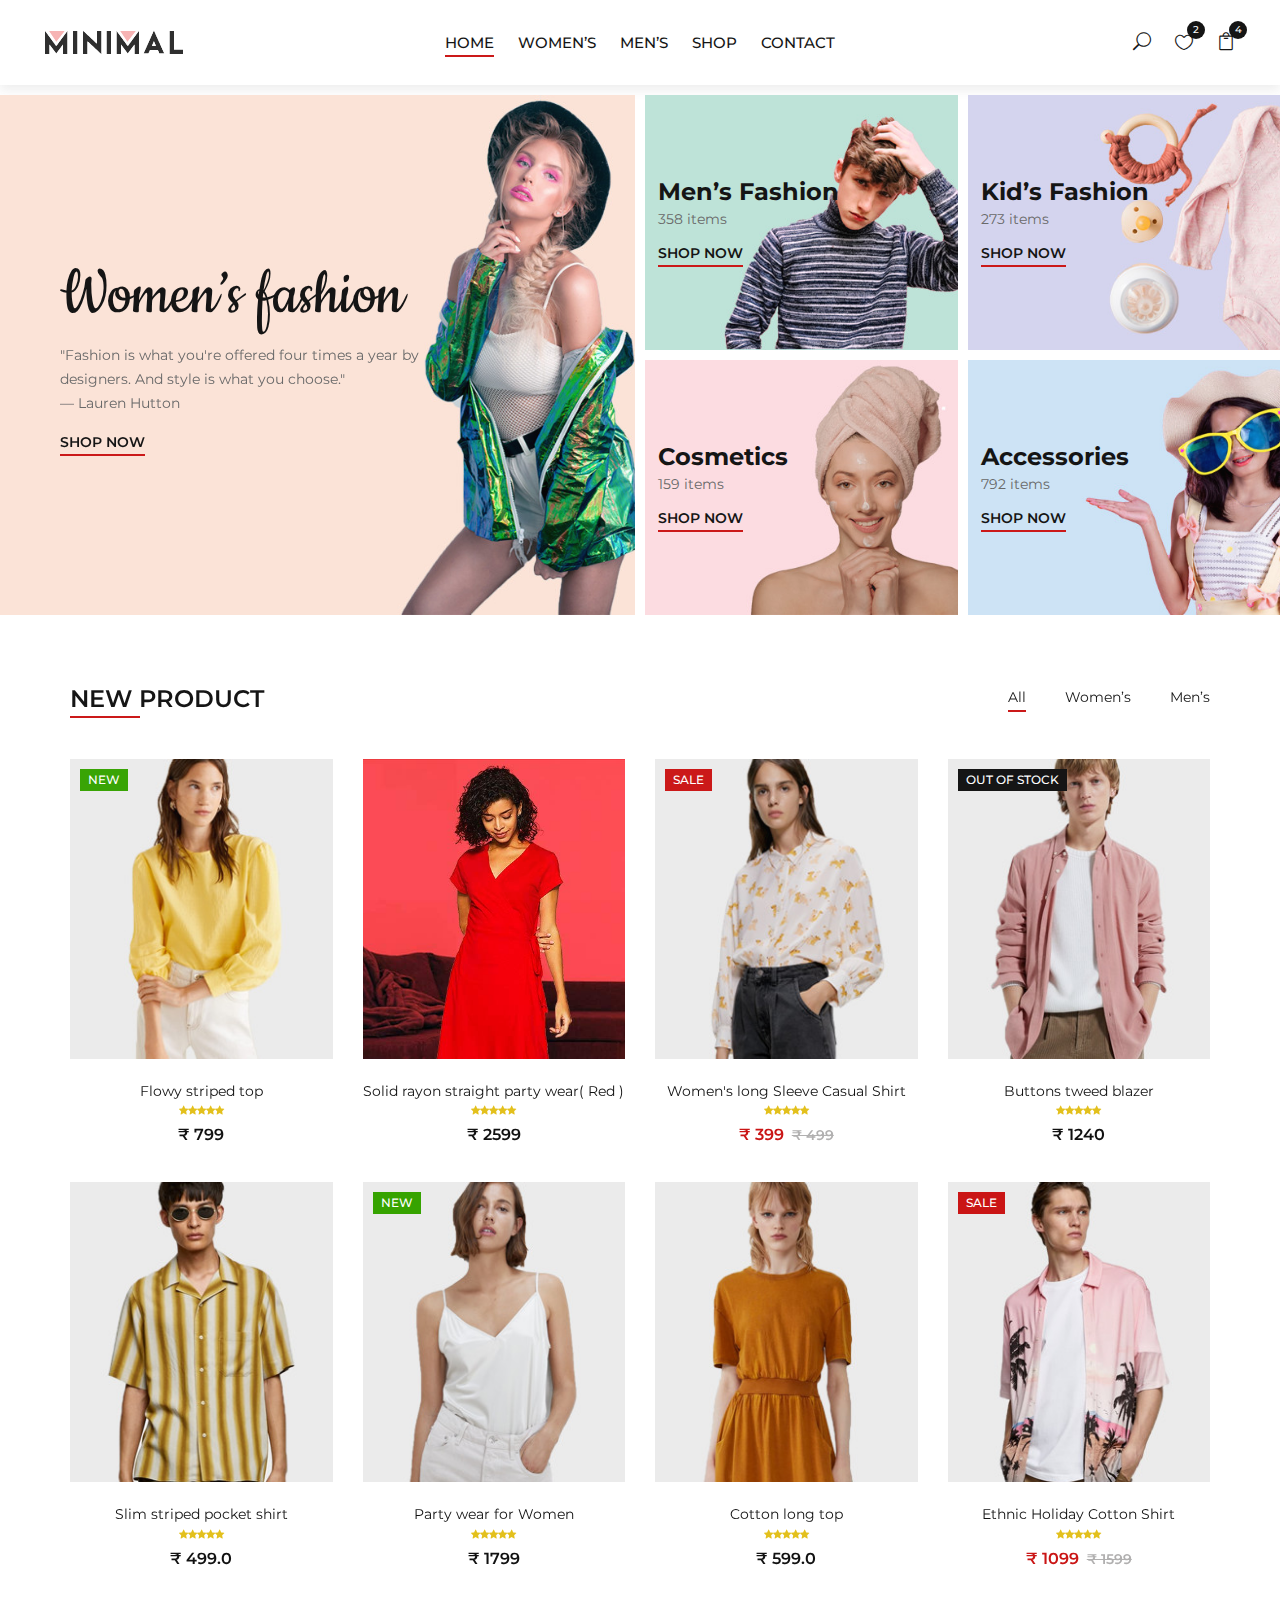
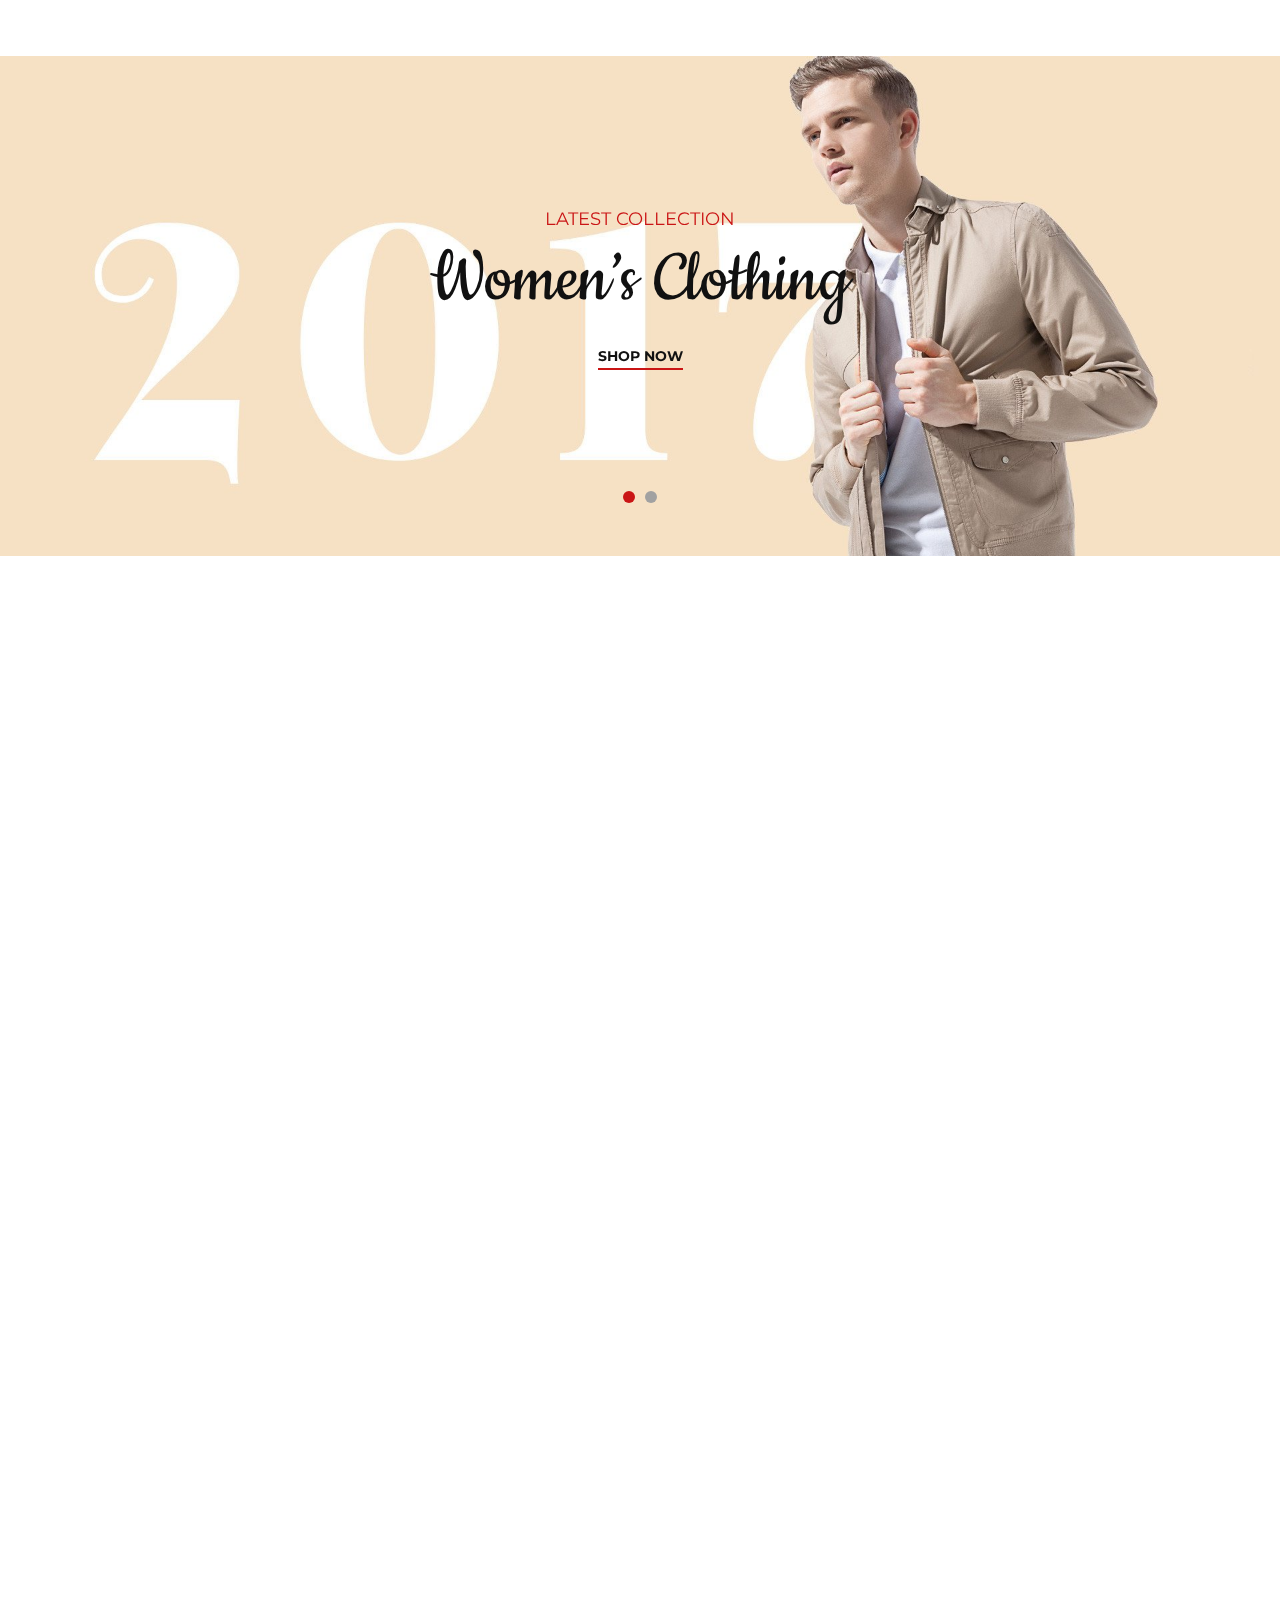
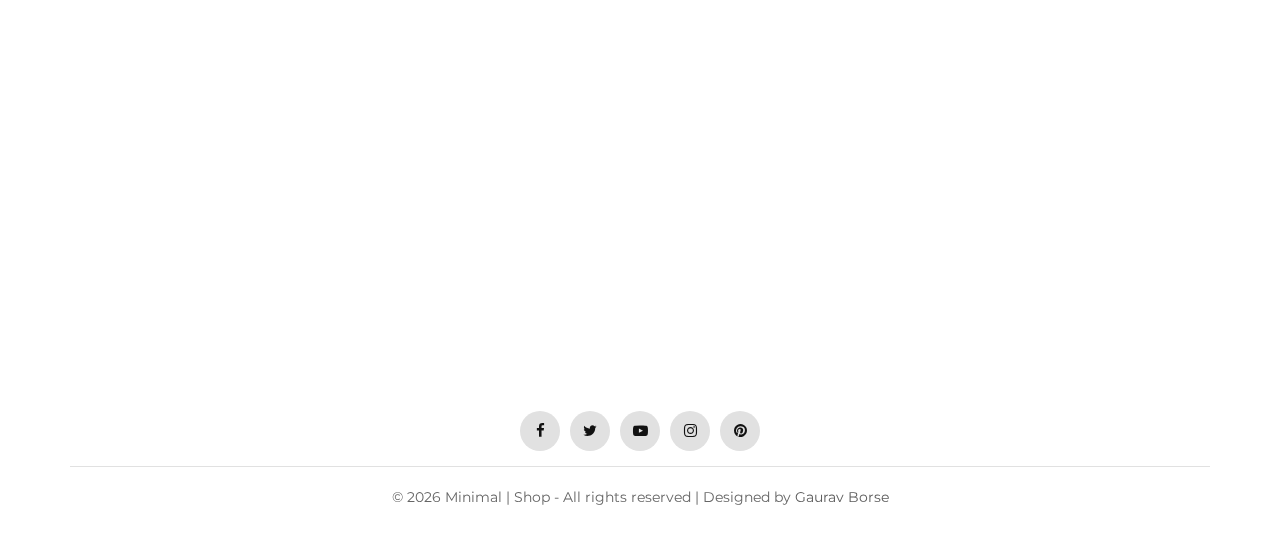
<file: index.html>
<!DOCTYPE html>
<html lang="zxx">

<head>
    <meta charset="UTF-8">
    <meta name="viewport" content="width=device-width, initial-scale=1.0">
    <meta http-equiv="X-UA-Compatible" content="ie=edge">
    <title>Minimal | Shop &mdash; Home</title>
    <link rel="shortcut icon" type="image/x-icon" href="./img/logo/cart_logo.png" />

    <!-- Google Font -->
    <link href="https://fonts.googleapis.com/css2?family=Cookie&display=swap" rel="stylesheet">
    <link href="https://fonts.googleapis.com/css2?family=Montserrat:wght@400;500;600;700;800;900&display=swap"
        rel="stylesheet">

    <!-- Css Styles -->
    <link rel="stylesheet" href="css/bootstrap.min.css" type="text/css">
    <link rel="stylesheet" href="css/font-awesome.min.css" type="text/css">
    <link rel="stylesheet" href="css/elegant-icons.css" type="text/css">
    <link rel="stylesheet" href="css/jquery-ui.min.css" type="text/css">
    <link rel="stylesheet" href="css/magnific-popup.css" type="text/css">
    <link rel="stylesheet" href="css/owl.carousel.min.css" type="text/css">
    <link rel="stylesheet" href="css/slicknav.min.css" type="text/css">
    <link rel="stylesheet" href="css/style.css" type="text/css">
    <link rel="stylesheet" href="https://unpkg.com/aos@next/dist/aos.css" />
</head>

<body>
    <!-- Page Preloder -->
    <div id="preloder">
        <div class="loader"></div>
    </div>

    <!-- Offcanvas Menu Begin -->
    <div class="offcanvas-menu-overlay"></div>
    <div class="offcanvas-menu-wrapper">
        <div class="offcanvas__close">+</div>
        <ul class="offcanvas__widget">
            <li><span class="icon_search search-switch"></span></li>
            <li><a href="#"><span class="icon_heart_alt"></span>
                    <div class="tip">2</div>
                </a></li>
            <li><a href="./shop-cart.html"><span class="icon_bag_alt"></span>
                    <div class="tip">4</div>
                </a></li>
        </ul>
        <div class="offcanvas__logo">
            <a href="./index.html"><img src="img/logo/logo.png" alt="" class="logo__center"></a>
        </div>
        <div id="mobile-menu-wrap"></div>
    </div>
    <!-- Offcanvas Menu End -->

    <!-- Header Section Begin -->
    <header class="header">
        <div class="container-fluid">
            <div class="row">
                <div class="col-xl-3 col-lg-2">
                    <div class="header__logo">
                        <a href="./index.html"><img src="img/logo/logo.png" alt=""></a>
                    </div>
                </div>
                <div class="col-xl-6 col-lg-7 text-center">
                    <nav class="header__menu">
                        <ul>
                            <li class="active"><a href="./index.html">Home</a></li>
                            <li><a href="./women_shop.html">Women’s</a></li>
                            <li><a href="./men_shop.html">Men’s</a></li>
                            <li><a href="./shop.html">Shop</a></li>
                            <!-- <li><a href="#">Pages</a>
                                <ul class="dropdown">
                                    <li><a href="./product-details.html">Product Details</a></li>
                                    <li><a href="./shop-cart.html">Shop Cart</a></li>
                                    <li><a href="./checkout.html">Checkout</a></li>
                                    <li><a href="./blog-details.html">Blog Details</a></li>
                                </ul>
                            </li> -->
                            <li><a href="./contact.html">Contact</a></li>
                        </ul>
                    </nav>
                </div>
                <div class="col-lg-3">
                    <div class="header__right">
                        <ul class="header__right__widget">
                            <li><span class="icon_search search-switch"></span></li>
                            <li><a href="#"><span class="icon_heart_alt"></span>
                                    <div class="tip">2</div>
                                </a></li>
                            <li><a href="./shop-cart.html"><span class="icon_bag_alt"></span>
                                    <div class="tip">4</div>
                                </a></li>
                        </ul>
                    </div>
                </div>
            </div>
            <div class="canvas__open">
                <i class="fa fa-bars"></i>
            </div>
        </div>
    </header>
    <!-- Header Section End -->

    <!-- Categories Section Begin -->
    <section class="categories">
        <div class="container-fluid">
            <div class="row">
                <div class="col-lg-6 p-0">
                    <div class="categories__item categories__large__item set-bg"
                        data-setbg="img/categories/category-1.jpg">
                        <div class="categories__text" data-aos="fade-up">
                            <h1>Women’s fashion</h1>
                            <p>"Fashion is what you're offered four times a year by <br> designers. And style is what
                                you choose." <br> — Lauren Hutton</p>
                            <a href="./women_shop.html">Shop now</a>
                        </div>
                    </div>
                </div>
                <div class="col-lg-6">
                    <div class="row">
                        <div class="col-lg-6 col-md-6 col-sm-6 p-0">
                            <div class="categories__item set-bg" data-setbg="img/categories/category-2.jpg">
                                <div class="categories__text">
                                    <h4>Men’s Fashion</h4>
                                    <p>358 items</p>
                                    <a href="./men_shop.html">Shop now</a>
                                </div>
                            </div>
                        </div>
                        <div class="col-lg-6 col-md-6 col-sm-6 p-0">
                            <div class="categories__item set-bg" data-setbg="img/categories/category-3.jpg">
                                <div class="categories__text">
                                    <h4>Kid’s Fashion</h4>
                                    <p>273 items</p>
                                    <a href="#">Shop now</a>
                                </div>
                            </div>
                        </div>
                        <div class="col-lg-6 col-md-6 col-sm-6 p-0">
                            <div class="categories__item set-bg" data-setbg="img/categories/category-4.jpg">
                                <div class="categories__text">
                                    <h4>Cosmetics</h4>
                                    <p>159 items</p>
                                    <a href="#">Shop now</a>
                                </div>
                            </div>
                        </div>
                        <div class="col-lg-6 col-md-6 col-sm-6 p-0">
                            <div class="categories__item set-bg" data-setbg="img/categories/category-5.jpg">
                                <div class="categories__text">
                                    <h4>Accessories</h4>
                                    <p>792 items</p>
                                    <a href="#">Shop now</a>
                                </div>
                            </div>
                        </div>
                    </div>
                </div>
            </div>
        </div>
    </section>
    <!-- Categories Section End -->

    <!-- Product Section Begin -->
    <section class="product spad" data-aos="fade-up">
        <div class="container">
            <div class="row">
                <div class="col-lg-4 col-md-4">
                    <div class="section-title">
                        <h4>New product</h4>
                    </div>
                </div>
                <div class="col-lg-8 col-md-8">
                    <ul class="filter__controls">
                        <li class="active" data-filter="*">All</li>
                        <li data-filter=".women">Women’s</li>
                        <li data-filter=".men">Men’s</li>
                    </ul>
                </div>
            </div>
            <div class="row property__gallery">
                <div class="col-lg-3 col-md-4 col-sm-6 mix women">
                    <div class="product__item">
                        <div class="product__item__pic set-bg" data-setbg="img/product/product-1.jpg">
                            <div class="label new">New</div>
                            <ul class="product__hover">
                                <li><a href="img/product/product-1.jpg" class="image-popup"><span
                                            class="arrow_expand"></span></a></li>
                                <li><a href="#"><span class="icon_heart_alt"></span></a></li>
                                <li><a href="#"><span class="icon_bag_alt"></span></a></li>
                            </ul>
                        </div>
                        <div class="product__item__text">
                            <h6><a href="#">Flowy striped top</a></h6>
                            <div class="rating">
                                <i class="fa fa-star"></i>
                                <i class="fa fa-star"></i>
                                <i class="fa fa-star"></i>
                                <i class="fa fa-star"></i>
                                <i class="fa fa-star"></i>
                            </div>
                            <div class="product__price">₹ 799</div>
                        </div>
                    </div>
                </div>
                <div class="col-lg-3 col-md-4 col-sm-6 mix women">
                    <div class="product__item">
                        <div class="product__item__pic set-bg" data-setbg="img/product/product-9.jpg">
                            <ul class="product__hover">
                                <li><a href="img/product/product-4.jpg" class="image-popup"><span
                                            class="arrow_expand"></span></a></li>
                                <li><a href="#"><span class="icon_heart_alt"></span></a></li>
                                <li><a href="#"><span class="icon_bag_alt"></span></a></li>
                            </ul>
                        </div>
                        <div class="product__item__text">
                            <h6><a href="#">Solid rayon straight party wear( Red )</a></h6>
                            <div class="rating">
                                <i class="fa fa-star"></i>
                                <i class="fa fa-star"></i>
                                <i class="fa fa-star"></i>
                                <i class="fa fa-star"></i>
                                <i class="fa fa-star"></i>
                            </div>
                            <div class="product__price">₹ 2599</div>
                        </div>
                    </div>
                </div>
                <div class="col-lg-3 col-md-4 col-sm-6 mix women">
                    <div class="product__item sale">
                        <div class="product__item__pic set-bg" data-setbg="img/product/product-6.jpg">
                            <div class="label sale">Sale</div>
                            <ul class="product__hover">
                                <li><a href="img/product/product-6.jpg" class="image-popup"><span
                                            class="arrow_expand"></span></a></li>
                                <li><a href="#"><span class="icon_heart_alt"></span></a></li>
                                <li><a href="#"><span class="icon_bag_alt"></span></a></li>
                            </ul>
                        </div>
                        <div class="product__item__text">
                            <h6><a href="#">Women's long Sleeve Casual Shirt</a></h6>
                            <div class="rating">
                                <i class="fa fa-star"></i>
                                <i class="fa fa-star"></i>
                                <i class="fa fa-star"></i>
                                <i class="fa fa-star"></i>
                                <i class="fa fa-star"></i>
                            </div>
                            <div class="product__price">₹ 399 <span>₹ 499</span></div>
                        </div>
                    </div>
                </div>
                <div class="col-lg-3 col-md-4 col-sm-6 mix men">
                    <div class="product__item">
                        <div class="product__item__pic set-bg" data-setbg="img/product/product-2.jpg">
                            <div class="label stockout">out of stock</div>
                            <ul class="product__hover">
                                <li><a href="img/product/product-2.jpg" class="image-popup"><span
                                            class="arrow_expand"></span></a></li>
                                <li><a href="#"><span class="icon_heart_alt"></span></a></li>
                                <li><a href="#"><span class="icon_bag_alt"></span></a></li>
                            </ul>
                        </div>
                        <div class="product__item__text">
                            <h6><a href="#">Buttons tweed blazer</a></h6>
                            <div class="rating">
                                <i class="fa fa-star"></i>
                                <i class="fa fa-star"></i>
                                <i class="fa fa-star"></i>
                                <i class="fa fa-star"></i>
                                <i class="fa fa-star"></i>
                            </div>
                            <div class="product__price">₹ 1240</div>
                        </div>
                    </div>
                </div>
                <div class="col-lg-3 col-md-4 col-sm-6 mix men">
                    <div class="product__item">
                        <div class="product__item__pic set-bg" data-setbg="img/product/product-5.jpg">
                            <ul class="product__hover">
                                <li><a href="img/product/product-5.jpg" class="image-popup"><span
                                            class="arrow_expand"></span></a></li>
                                <li><a href="#"><span class="icon_heart_alt"></span></a></li>
                                <li><a href="#"><span class="icon_bag_alt"></span></a></li>
                            </ul>
                        </div>
                        <div class="product__item__text">
                            <h6><a href="#">Slim striped pocket shirt</a></h6>
                            <div class="rating">
                                <i class="fa fa-star"></i>
                                <i class="fa fa-star"></i>
                                <i class="fa fa-star"></i>
                                <i class="fa fa-star"></i>
                                <i class="fa fa-star"></i>
                            </div>
                            <div class="product__price">₹ 499.0</div>
                        </div>
                    </div>
                </div>
                <div class="col-lg-3 col-md-4 col-sm-6 mix women men">
                    <div class="product__item">
                        <div class="product__item__pic set-bg" data-setbg="img/product/product-7.jpg">
                            <div class="label new">New</div>
                            <ul class="product__hover">
                                <li><a href="img/product/product-7.jpg" class="image-popup"><span
                                            class="arrow_expand"></span></a></li>
                                <li><a href="#"><span class="icon_heart_alt"></span></a></li>
                                <li><a href="#"><span class="icon_bag_alt"></span></a></li>
                            </ul>
                        </div>
                        <div class="product__item__text">
                            <h6><a href="#">Party wear for Women</a></h6>
                            <div class="rating">
                                <i class="fa fa-star"></i>
                                <i class="fa fa-star"></i>
                                <i class="fa fa-star"></i>
                                <i class="fa fa-star"></i>
                                <i class="fa fa-star"></i>
                            </div>
                            <div class="product__price">₹ 1799</div>
                        </div>
                    </div>
                </div>
                <div class="col-lg-3 col-md-4 col-sm-6 mix">
                    <div class="product__item">
                        <div class="product__item__pic set-bg" data-setbg="img/product/product-3.jpg">
                            <ul class="product__hover">
                                <li><a href="img/product/product-3.jpg" class="image-popup"><span
                                            class="arrow_expand"></span></a></li>
                                <li><a href="#"><span class="icon_heart_alt"></span></a></li>
                                <li><a href="#"><span class="icon_bag_alt"></span></a></li>
                            </ul>
                        </div>
                        <div class="product__item__text">
                            <h6><a href="#">Cotton long top</a></h6>
                            <div class="rating">
                                <i class="fa fa-star"></i>
                                <i class="fa fa-star"></i>
                                <i class="fa fa-star"></i>
                                <i class="fa fa-star"></i>
                                <i class="fa fa-star"></i>
                            </div>
                            <div class="product__price">₹ 599.0</div>
                        </div>
                    </div>
                </div>
                <div class="col-lg-3 col-md-4 col-sm-6 mix men">
                    <div class="product__item sale">
                        <div class="product__item__pic set-bg" data-setbg="img/product/product-8.jpg">
                            <div class="label">Sale</div>
                            <ul class="product__hover">
                                <li><a href="img/product/product-8.jpg" class="image-popup"><span
                                            class="arrow_expand"></span></a></li>
                                <li><a href="#"><span class="icon_heart_alt"></span></a></li>
                                <li><a href="#"><span class="icon_bag_alt"></span></a></li>
                            </ul>
                        </div>
                        <div class="product__item__text">
                            <h6><a href="#">Ethnic Holiday Cotton Shirt</a></h6>
                            <div class="rating">
                                <i class="fa fa-star"></i>
                                <i class="fa fa-star"></i>
                                <i class="fa fa-star"></i>
                                <i class="fa fa-star"></i>
                                <i class="fa fa-star"></i>
                            </div>
                            <div class="product__price">₹ 1099 <span>₹ 1599</span></div>
                        </div>
                    </div>
                </div>
            </div>
        </div>
    </section>
    <!-- Product Section End -->

    <!-- Banner Section Begin -->
    <section class="banner set-bg" data-setbg="img/banner/banner-7.jpg">
        <div class="container">
            <div class="row">
                <div class="col-xl-7 col-lg-8 m-auto">
                    <div class="banner__slider owl-carousel">
                        <div class="banner__item">
                            <div class="banner__text">
                                <span>Latest Collection</span>
                                <h1>Women’s Clothing</h1>
                                <a href="./womens.html">Shop now</a>
                            </div>
                        </div>
                        <div class="banner__item">
                            <div class="banner__text">
                                <span>Sale Tomorrow, 12 PM</span>
                                <h1>Party men's Jacket</h1>
                                <a href="./product-details.html">Shop now</a>
                            </div>
                        </div>
                        <!-- <div class="banner__item">
                            <div class="banner__text">
                                <span>Top Deals</span>
                                <h1>The Project Jacket</h1>
                                <a href="#">Shop now</a>
                            </div>
                        </div> -->
                    </div>
                </div>
            </div>
        </div>
    </section>
    <!-- Banner Section End -->

    <!-- Trend Section Begin -->
    <section class="trend spad" data-aos="fade-up">
        <div class="container">
            <div class="row">
                <div class="col-lg-4 col-md-4 col-sm-6">
                    <div class="trend__content">
                        <div class="section-title">
                            <h4>Hot Trend</h4>
                        </div>
                        <div class="trend__item">
                            <div class="trend__item__pic">
                                <img src="img/trend/ht-1.jpg" alt="">
                            </div>
                            <div class="trend__item__text">
                                <h6>Chain bucket bag</h6>
                                <div class="rating">
                                    <i class="fa fa-star"></i>
                                    <i class="fa fa-star"></i>
                                    <i class="fa fa-star"></i>
                                    <i class="fa fa-star"></i>
                                    <i class="fa fa-star"></i>
                                </div>
                                <div class="product__price">₹ 259</div>
                            </div>
                        </div>
                        <div class="trend__item">
                            <div class="trend__item__pic">
                                <img src="img/trend/ht-2.jpg" alt="">
                            </div>
                            <div class="trend__item__text">
                                <h6>Pendant earrings</h6>
                                <div class="rating">
                                    <i class="fa fa-star"></i>
                                    <i class="fa fa-star"></i>
                                    <i class="fa fa-star"></i>
                                    <i class="fa fa-star"></i>
                                    <i class="fa fa-star"></i>
                                </div>
                                <div class="product__price">₹ 199</div>
                            </div>
                        </div>
                        <div class="trend__item">
                            <div class="trend__item__pic">
                                <img src="img/trend/ht-3.jpg" alt="">
                            </div>
                            <div class="trend__item__text">
                                <h6>Cotton T-Shirt</h6>
                                <div class="rating">
                                    <i class="fa fa-star"></i>
                                    <i class="fa fa-star"></i>
                                    <i class="fa fa-star"></i>
                                    <i class="fa fa-star"></i>
                                    <i class="fa fa-star"></i>
                                </div>
                                <div class="product__price">₹ 599</div>
                            </div>
                        </div>
                    </div>
                </div>
                <div class="col-lg-4 col-md-4 col-sm-6">
                    <div class="trend__content">
                        <div class="section-title">
                            <h4>Best seller</h4>
                        </div>
                        <div class="trend__item">
                            <div class="trend__item__pic">
                                <img src="img/trend/bs-1.jpg" alt="">
                            </div>
                            <div class="trend__item__text">
                                <h6>Fashion Jeans</h6>
                                <div class="rating">
                                    <i class="fa fa-star"></i>
                                    <i class="fa fa-star"></i>
                                    <i class="fa fa-star"></i>
                                    <i class="fa fa-star"></i>
                                    <i class="fa fa-star"></i>
                                </div>
                                <div class="product__price">₹ 1199</div>
                            </div>
                        </div>
                        <div class="trend__item">
                            <div class="trend__item__pic">
                                <img src="img/trend/bs-2.jpg" alt="">
                            </div>
                            <div class="trend__item__text">
                                <h6>Zip-pockets pebbled tote <br />briefcase</h6>
                                <div class="rating">
                                    <i class="fa fa-star"></i>
                                    <i class="fa fa-star"></i>
                                    <i class="fa fa-star"></i>
                                    <i class="fa fa-star"></i>
                                </div>
                                <div class="product__price">₹ 1599</div>
                            </div>
                        </div>
                        <div class="trend__item">
                            <div class="trend__item__pic">
                                <img src="img/trend/f-1.jpg" alt="">
                            </div>
                            <div class="trend__item__text">
                                <h6>Bow wrap skirt</h6>
                                <div class="rating">
                                    <i class="fa fa-star"></i>
                                    <i class="fa fa-star"></i>
                                    <i class="fa fa-star"></i>
                                    <i class="fa fa-star"></i>
                                    <i class="fa fa-star"></i>
                                </div>
                                <div class="product__price">₹ 1199</div>
                            </div>
                        </div>
                    </div>
                </div>
                <div class="col-lg-4 col-md-4 col-sm-6">
                    <div class="trend__content">
                        <div class="section-title">
                            <h4>Feature</h4>
                        </div>
                        <div class="trend__item">
                            <div class="trend__item__pic">
                                <img src="img/trend/f-2.jpg" alt="">
                            </div>
                            <div class="trend__item__text">
                                <h6>Metallic Earrings</h6>
                                <div class="rating">
                                    <i class="fa fa-star"></i>
                                    <i class="fa fa-star"></i>
                                    <i class="fa fa-star"></i>
                                    <i class="fa fa-star"></i>
                                    <i class="fa fa-star"></i>
                                </div>
                                <div class="product__price">₹ 399</div>
                            </div>
                        </div>
                        <div class="trend__item">
                            <div class="trend__item__pic">
                                <img src="img/trend/bs-3.jpg" alt="">
                            </div>
                            <div class="trend__item__text">
                                <h6>Round bag</h6>
                                <div class="rating">
                                    <i class="fa fa-star"></i>
                                    <i class="fa fa-star"></i>
                                    <i class="fa fa-star"></i>
                                </div>
                                <div class="product__price">₹ 299</div>
                            </div>
                        </div>
                        <div class="trend__item">
                            <div class="trend__item__pic">
                                <img src="img/trend/f-3.jpg" alt="">
                            </div>
                            <div class="trend__item__text">
                                <h6>Flap cross-body bag</h6>
                                <div class="rating">
                                    <i class="fa fa-star"></i>
                                    <i class="fa fa-star"></i>
                                    <i class="fa fa-star"></i>
                                    <i class="fa fa-star"></i>
                                    <i class="fa fa-star"></i>
                                </div>
                                <div class="product__price">₹ 1099</div>
                            </div>
                        </div>
                    </div>
                </div>
            </div>
        </div>
    </section>
    <!-- Trend Section End -->

    <!-- Discount Section Begin -->
    <section class="discount">
        <div class="container">
            <div class="row">
                <div class="col-lg-6 p-0 d-none d-sm-block" data-aos="fade-up">
                    <div class="discount__pic w-100" style="height: 390px;">
                        <img src="img/discount/discount.jpg" alt="">
                    </div>
                </div>
                <div class="col-lg-6 p-0">
                    <div class="discount__text" data-aos="fade-up">
                        <div class="discount__text__title">
                            <span>Discount</span>
                            <h2>Winter 2020</h2>
                            <h5><span>Sale</span> 50%</h5>
                        </div>
                        <div class="discount__countdown" id="countdown-time">
                            <div class="countdown__item">
                                <span>22</span>
                                <p>Days</p>
                            </div>
                            <div class="countdown__item">
                                <span>18</span>
                                <p>Hour</p>
                            </div>
                            <div class="countdown__item">
                                <span>46</span>
                                <p>Min</p>
                            </div>
                            <div class="countdown__item">
                                <span>05</span>
                                <p>Sec</p>
                            </div>
                        </div>
                        <a href="#">Shop now</a>
                    </div>
                </div>
            </div>
        </div>
    </section>
    <!-- Discount Section End -->

    <!-- Services Section Begin -->
    <section class="services spad" data-aos="fade-up">
        <div class="container">
            <div class="row">
                <div class="col-lg-3 col-md-4 col-sm-6">
                    <div class="services__item">
                        <i class="fa fa-car"></i>
                        <h6>Free Shipping</h6>
                        <p>For all oder over ₹ 500</p>
                    </div>
                </div>
                <div class="col-lg-3 col-md-4 col-sm-6">
                    <div class="services__item">
                        <i class="fa fa-money"></i>
                        <h6>Money Back Guarantee</h6>
                        <p>If good have Problems</p>
                    </div>
                </div>
                <div class="col-lg-3 col-md-4 col-sm-6">
                    <div class="services__item">
                        <i class="fa fa-support"></i>
                        <h6>Online Support 24/7</h6>
                        <p>Dedicated support</p>
                    </div>
                </div>
                <div class="col-lg-3 col-md-4 col-sm-6">
                    <div class="services__item">
                        <i class="fa fa-headphones"></i>
                        <h6>Payment Secure</h6>
                        <p>100% secure payment</p>
                    </div>
                </div>
            </div>
        </div>
    </section>
    <!-- Services Section End -->

    <!-- Instagram Begin -->
    <div class="instagram" data-aos="fade-up">
        <div class="container-fluid">
            <div class="row">
                <div class="col-lg-2 col-md-4 col-sm-4 p-2">
                    <div class="instagram__item set-bg" data-setbg="img/instagram/insta-1.jpg">
                        <div class="instagram__text">
                            <i class="fa fa-instagram"></i>
                            <a href="#">@ minimal_shop</a>
                        </div>
                    </div>
                </div>
                <div class="col-lg-2 col-md-4 col-sm-4 p-2">
                    <div class="instagram__item set-bg" data-setbg="img/instagram/insta-2.jpg">
                        <div class="instagram__text">
                            <i class="fa fa-instagram"></i>
                            <a href="#">@ minimal_shop</a>
                        </div>
                    </div>
                </div>
                <div class="col-lg-2 col-md-4 col-sm-4 p-2">
                    <div class="instagram__item set-bg" data-setbg="img/instagram/insta-3.jpg">
                        <div class="instagram__text">
                            <i class="fa fa-instagram"></i>
                            <a href="#">@ minimal_shop</a>
                        </div>
                    </div>
                </div>
                <div class="col-lg-2 col-md-4 col-sm-4 p-2">
                    <div class="instagram__item set-bg" data-setbg="img/instagram/insta-4.jpg">
                        <div class="instagram__text">
                            <i class="fa fa-instagram"></i>
                            <a href="#">@ minimal_shop</a>
                        </div>
                    </div>
                </div>
                <div class="col-lg-2 col-md-4 col-sm-4 p-2">
                    <div class="instagram__item set-bg" data-setbg="img/instagram/insta-5.jpg">
                        <div class="instagram__text">
                            <i class="fa fa-instagram"></i>
                            <a href="#">@ minimal_shop</a>
                        </div>
                    </div>
                </div>
                <div class="col-lg-2 col-md-4 col-sm-4 p-2">
                    <div class="instagram__item set-bg" data-setbg="img/instagram/insta-2.jpg">
                        <div class="instagram__text">
                            <i class="fa fa-instagram"></i>
                            <a href="#">@ minimal_shop</a>
                        </div>
                    </div>
                </div>
            </div>
        </div>
    </div>
    <!-- Instagram End -->

    <!-- Footer Section Begin -->
    <footer class="footer">
        <div class="container">
            <div class="row">
                <div class="col-lg-4 col-md-8 col-sm-8">

                </div>
            </div>
            <div class="row">
                <div class="col-lg-12">
                    <div class="footer__newslatter d-flex justify-content-center" style="margin-bottom: -25px;">
                        <div class="footer__social">
                            <a href="https://www.facebook.com/Gaurav.borsee/" target="_blank"><i
                                    class="fa fa-facebook"></i></a>
                            <a href="https://twitter.com/GauravB56589101" target="_blank"><i
                                    class="fa fa-twitter"></i></a>
                            <a href="#" target="_blank"><i class="fa fa-youtube-play"></i></a>
                            <a href="https://www.instagram.com/_ek.anjaan_/" target="_blank"><i
                                    class="fa fa-instagram"></i></a>
                            <a href="#" target="_blank"><i class="fa fa-pinterest"></i></a>
                        </div>
                    </div>
                    <div class="footer__copyright__text">
                        <p>&copy;
                            <script>document.write(new Date().getFullYear());</script> Minimal | Shop - All rights
                            reserved | Designed</i> by <a href="https://www.instagram.com/_ek.anjaan_/"
                                target="_blank">Gaurav Borse</a></p>
                    </div>
                </div>
            </div>
        </div>
    </footer>
    <!-- Footer Section End -->

    <!-- Search Begin -->
    <div class="search-model">
        <div class="h-100 d-flex align-items-center justify-content-center">
            <div class="search-close-switch">+</div>
            <form class="search-model-form">
                <input type="text" id="search-input" placeholder="Search here.....">
            </form>
        </div>
    </div>
    <!-- Search End -->

    <!-- Js Plugins -->
    <script src="js/jquery-3.3.1.min.js"></script>
    <script src="js/bootstrap.min.js"></script>
    <script src="js/jquery.magnific-popup.min.js"></script>
    <script src="js/jquery-ui.min.js"></script>
    <script src="js/mixitup.min.js"></script>
    <script src="js/jquery.countdown.min.js"></script>
    <script src="js/jquery.slicknav.js"></script>
    <script src="js/owl.carousel.min.js"></script>
    <script src="js/jquery.nicescroll.min.js"></script>
    <script src="js/main.js"></script>
    <script src="https://unpkg.com/aos@next/dist/aos.js"></script>
    <script>
        AOS.init({
            offset: 100,
            duration: 1000,
            delay: 20
        });
    </script>
</body>

</html>
</file>
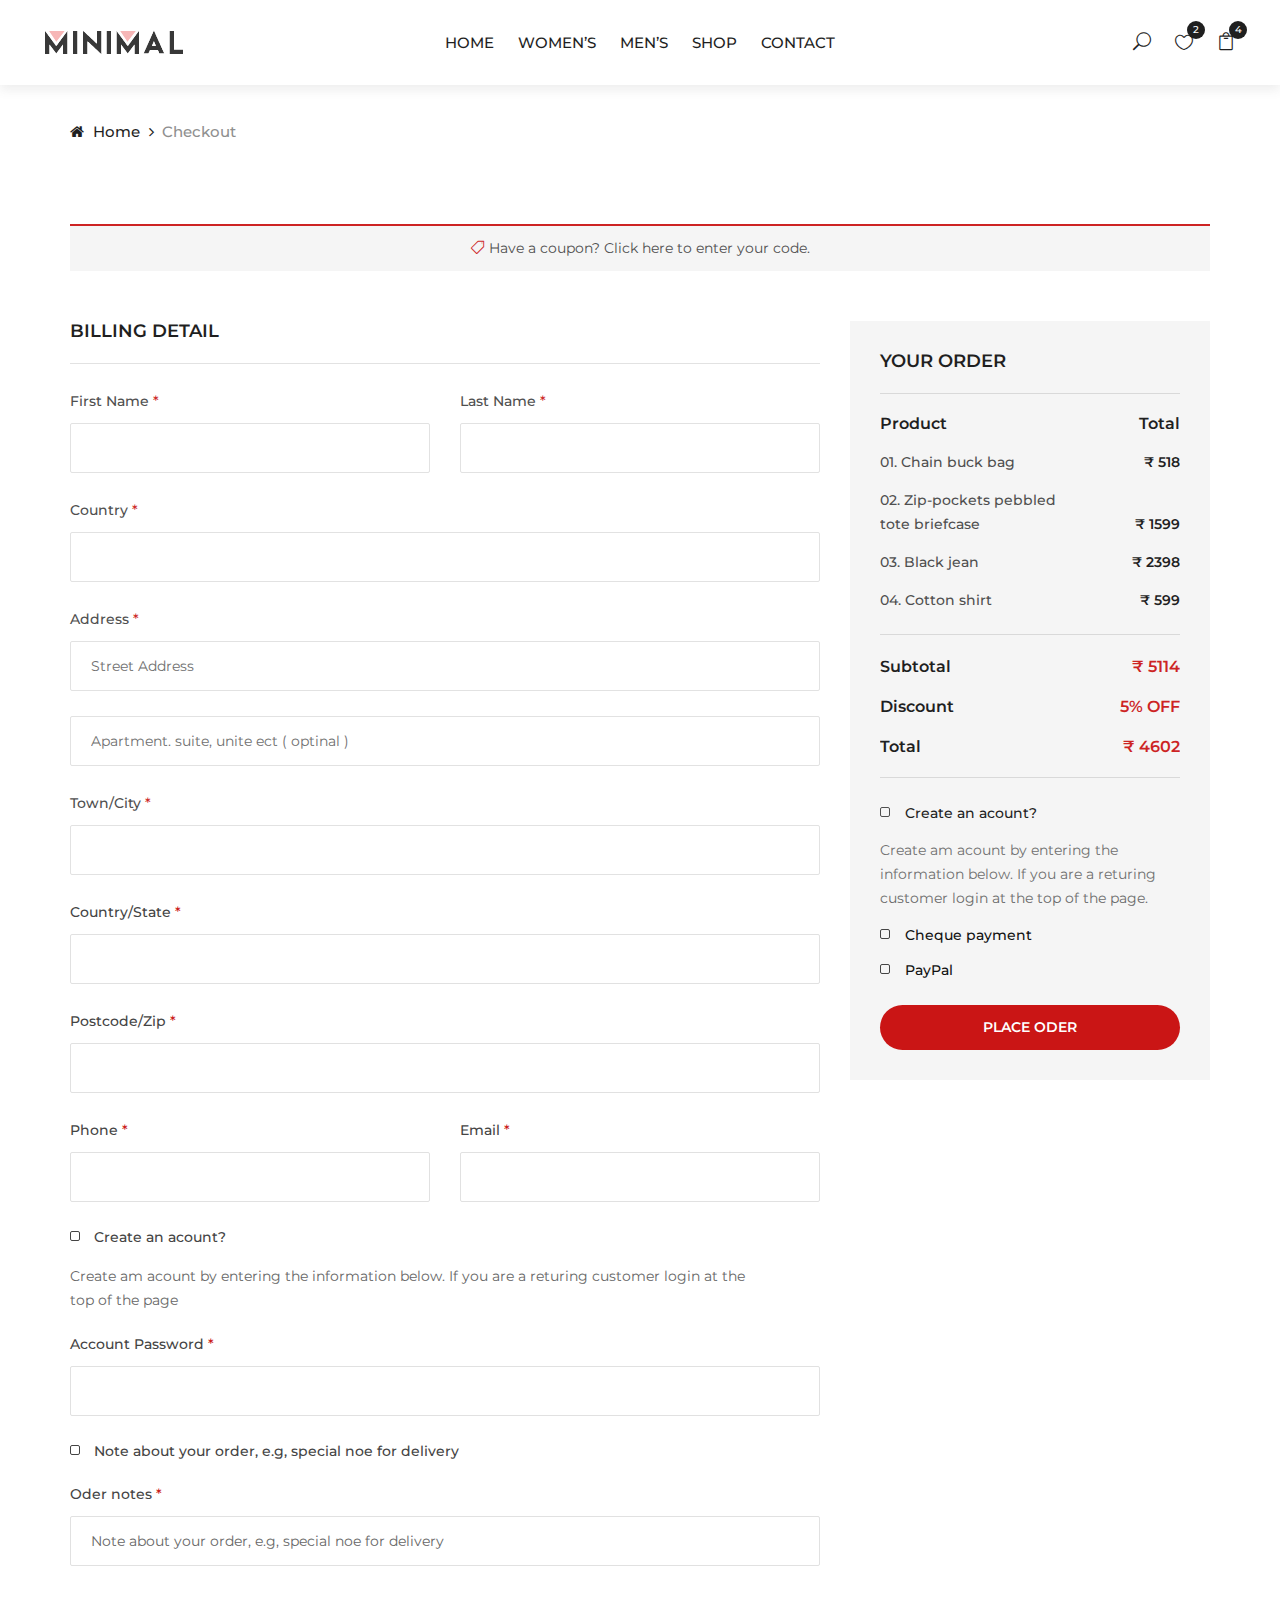
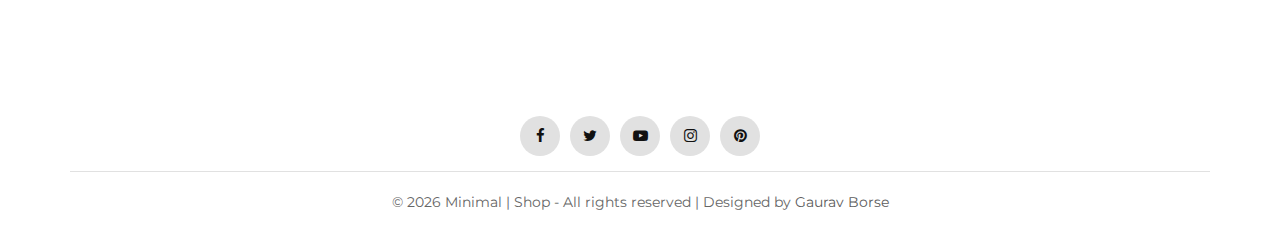
<file: checkout.html>
<!DOCTYPE html>
<html lang="zxx">

<head>
    <meta charset="UTF-8">
    <meta name="description" content="Ashion Template">
    <meta name="keywords" content="Ashion, unica, creative, html">
    <meta name="viewport" content="width=device-width, initial-scale=1.0">
    <meta http-equiv="X-UA-Compatible" content="ie=edge">
    <title>Minimal | Shop &mdash; Checkout</title>
    <link rel="shortcut icon" type="image/x-icon" href="./img/logo/cart_logo.png" />

    <!-- Google Font -->
    <link href="https://fonts.googleapis.com/css2?family=Cookie&display=swap" rel="stylesheet">
    <link href="https://fonts.googleapis.com/css2?family=Montserrat:wght@400;500;600;700;800;900&display=swap"
        rel="stylesheet">

    <!-- Css Styles -->
    <link rel="stylesheet" href="css/bootstrap.min.css" type="text/css">
    <link rel="stylesheet" href="css/font-awesome.min.css" type="text/css">
    <link rel="stylesheet" href="css/elegant-icons.css" type="text/css">
    <link rel="stylesheet" href="css/jquery-ui.min.css" type="text/css">
    <link rel="stylesheet" href="css/magnific-popup.css" type="text/css">
    <link rel="stylesheet" href="css/owl.carousel.min.css" type="text/css">
    <link rel="stylesheet" href="css/slicknav.min.css" type="text/css">
    <link rel="stylesheet" href="css/style.css" type="text/css">
    <link rel="stylesheet" href="https://unpkg.com/aos@next/dist/aos.css" />
</head>

<body>
    <!-- Page Preloder -->
    <div id="preloder">
        <div class="loader"></div>
    </div>

    <!-- Offcanvas Menu Begin -->
    <div class="offcanvas-menu-overlay"></div>
    <div class="offcanvas-menu-wrapper">
        <div class="offcanvas__close">+</div>
        <ul class="offcanvas__widget">
            <li><span class="icon_search search-switch"></span></li>
            <li><a href="#"><span class="icon_heart_alt"></span>
                    <div class="tip">2</div>
                </a></li>
            <li><a href="./shop-cart.html"><span class="icon_bag_alt"></span>
                    <div class="tip">4</div>
                </a></li>
        </ul>
        <div class="offcanvas__logo">
            <a href="./index.html"><img src="img/logo/logo.png" alt="" class="logo__center"></a>
        </div>
        <div id="mobile-menu-wrap"></div>
    </div>
    <!-- Offcanvas Menu End -->

    <!-- Header Section Begin -->
    <header class="header">
        <div class="container-fluid">
            <div class="row">
                <div class="col-xl-3 col-lg-2">
                    <div class="header__logo">
                        <a href="./index.html"><img src="img/logo/logo.png" alt=""></a>
                    </div>
                </div>
                <div class="col-xl-6 col-lg-7 text-center">
                    <nav class="header__menu">
                        <ul>
                            <li><a href="./index.html">Home</a></li>
                            <li><a href="./women_shop.html">Women’s</a></li>
                            <li><a href="./men_shop.html">Men’s</a></li>
                            <li><a href="./shop.html">Shop</a></li>
                            <!-- <li><a href="#">Pages</a>
                                <ul class="dropdown">
                                    <li><a href="./product-details.html">Product Details</a></li>
                                    <li><a href="./shop-cart.html">Shop Cart</a></li>
                                    <li><a href="./checkout.html">Checkout</a></li>
                                    <li><a href="./blog-details.html">Blog Details</a></li>
                                </ul>
                            </li> -->
                            <li><a href="./contact.html">Contact</a></li>
                        </ul>
                    </nav>
                </div>
                <div class="col-lg-3">
                    <div class="header__right">
                        <ul class="header__right__widget">
                            <li><span class="icon_search search-switch"></span></li>
                            <li><a href="#"><span class="icon_heart_alt"></span>
                                    <div class="tip">2</div>
                                </a></li>
                            <li><a href="./shop-cart.html"><span class="icon_bag_alt"></span>
                                    <div class="tip">4</div>
                                </a></li>
                        </ul>
                    </div>
                </div>
            </div>
            <div class="canvas__open">
                <i class="fa fa-bars"></i>
            </div>
        </div>
    </header>
    <!-- Header Section End -->

    <!-- Breadcrumb Begin -->
    <div class="breadcrumb-option">
        <div class="container">
            <div class="row">
                <div class="col-lg-12">
                    <div class="breadcrumb__links">
                        <a href="./index.html"><i class="fa fa-home"></i> Home</a>
                        <span>Checkout</span>
                    </div>
                </div>
            </div>
        </div>
    </div>
    <!-- Breadcrumb End -->

    <!-- Checkout Section Begin -->
    <section class="checkout spad">
        <div class="container">
            <div class="row">
                <div class="col-lg-12">
                    <h6 class="coupon__link"><span class="icon_tag_alt"></span> <a href="./shop-cart.html">Have a
                            coupon?</a> Click
                        here to enter your code.</h6>
                </div>
            </div>
            <form action="#" class="checkout__form">
                <div class="row">
                    <div class="col-lg-8">
                        <h5>Billing detail</h5>
                        <div class="row">
                            <div class="col-lg-6 col-md-6 col-sm-6">
                                <div class="checkout__form__input">
                                    <p>First Name <span>*</span></p>
                                    <input type="text">
                                </div>
                            </div>
                            <div class="col-lg-6 col-md-6 col-sm-6">
                                <div class="checkout__form__input">
                                    <p>Last Name <span>*</span></p>
                                    <input type="text">
                                </div>
                            </div>
                            <div class="col-lg-12">
                                <div class="checkout__form__input">
                                    <p>Country <span>*</span></p>
                                    <input type="text">
                                </div>
                                <div class="checkout__form__input">
                                    <p>Address <span>*</span></p>
                                    <input type="text" placeholder="Street Address">
                                    <input type="text" placeholder="Apartment. suite, unite ect ( optinal )">
                                </div>
                                <div class="checkout__form__input">
                                    <p>Town/City <span>*</span></p>
                                    <input type="text">
                                </div>
                                <div class="checkout__form__input">
                                    <p>Country/State <span>*</span></p>
                                    <input type="text">
                                </div>
                                <div class="checkout__form__input">
                                    <p>Postcode/Zip <span>*</span></p>
                                    <input type="text">
                                </div>
                            </div>
                            <div class="col-lg-6 col-md-6 col-sm-6">
                                <div class="checkout__form__input">
                                    <p>Phone <span>*</span></p>
                                    <input type="text">
                                </div>
                            </div>
                            <div class="col-lg-6 col-md-6 col-sm-6">
                                <div class="checkout__form__input">
                                    <p>Email <span>*</span></p>
                                    <input type="text">
                                </div>
                            </div>
                            <div class="col-lg-12">
                                <div class="checkout__form__checkbox">
                                    <label for="acc">
                                        Create an acount?
                                        <input type="checkbox" id="acc">
                                        <span class="checkmark"></span>
                                    </label>
                                    <p>Create am acount by entering the information below. If you are a returing
                                        customer login at the <br />top of the page</p>
                                </div>
                                <div class="checkout__form__input">
                                    <p>Account Password <span>*</span></p>
                                    <input type="text">
                                </div>
                                <div class="checkout__form__checkbox">
                                    <label for="note">
                                        Note about your order, e.g, special noe for delivery
                                        <input type="checkbox" id="note">
                                        <span class="checkmark"></span>
                                    </label>
                                </div>
                                <div class="checkout__form__input">
                                    <p>Oder notes <span>*</span></p>
                                    <input type="text"
                                        placeholder="Note about your order, e.g, special noe for delivery">
                                </div>
                            </div>
                        </div>
                    </div>
                    <div class="col-lg-4">
                        <div class="checkout__order">
                            <h5>Your order</h5>
                            <div class="checkout__order__product">
                                <ul>
                                    <li>
                                        <span class="top__text">Product</span>
                                        <span class="top__text__right">Total</span>
                                    </li>
                                    <li>01. Chain buck bag <span>₹ 518</span></li>
                                    <li>02. Zip-pockets pebbled<br /> tote briefcase <span>₹ 1599</span></li>
                                    <li>03. Black jean <span>₹ 2398</span></li>
                                    <li>04. Cotton shirt <span>₹ 599</span></li>
                                </ul>
                            </div>
                            <div class="checkout__order__total">
                                <ul>
                                    <li>Subtotal <span>₹ 5114</span></li>
                                    <li>Discount<span>5% OFF</span></li>
                                    <li>Total <span>₹ 4602</span></li>
                                </ul>
                            </div>
                            <div class="checkout__order__widget">
                                <label for="o-acc">
                                    Create an acount?
                                    <input type="checkbox" id="o-acc">
                                    <span class="checkmark"></span>
                                </label>
                                <p>Create am acount by entering the information below. If you are a returing customer
                                    login at the top of the page.</p>
                                <label for="check-payment">
                                    Cheque payment
                                    <input type="checkbox" id="check-payment">
                                    <span class="checkmark"></span>
                                </label>
                                <label for="paypal">
                                    PayPal
                                    <input type="checkbox" id="paypal">
                                    <span class="checkmark"></span>
                                </label>
                            </div>
                            <a href="./index.html" class="site-btn text-center">Place oder</a>
                        </div>
                    </div>
                </div>
            </form>
        </div>
    </section>
    <!-- Checkout Section End -->

    <!-- Footer Section Begin -->
    <footer class="footer">
        <div class="container">
            <div class="row">
                <div class="col-lg-4 col-md-8 col-sm-8">

                </div>
            </div>
            <div class="row">
                <div class="col-lg-12">
                    <div class="footer__newslatter d-flex justify-content-center" style="margin-bottom: -25px;">
                        <div class="footer__social">
                            <a href="https://www.facebook.com/Gaurav.borsee/" target="_blank"><i
                                    class="fa fa-facebook"></i></a>
                            <a href="https://twitter.com/GauravB56589101" target="_blank"><i
                                    class="fa fa-twitter"></i></a>
                            <a href="#" target="_blank"><i class="fa fa-youtube-play"></i></a>
                            <a href="https://www.instagram.com/_ek.anjaan_/" target="_blank"><i
                                    class="fa fa-instagram"></i></a>
                            <a href="#" target="_blank"><i class="fa fa-pinterest"></i></a>
                        </div>
                    </div>
                    <div class="footer__copyright__text">
                        <p>&copy;
                            <script>document.write(new Date().getFullYear());</script> Minimal | Shop - All rights
                            reserved | Designed</i> by <a href="https://www.instagram.com/_ek.anjaan_/"
                                target="_blank">Gaurav Borse</a></p>
                    </div>
                </div>
            </div>
        </div>
    </footer>
    <!-- Footer Section End -->

    <!-- Search Begin -->
    <div class="search-model">
        <div class="h-100 d-flex align-items-center justify-content-center">
            <div class="search-close-switch">+</div>
            <form class="search-model-form">
                <input type="text" id="search-input" placeholder="Search here.....">
            </form>
        </div>
    </div>
    <!-- Search End -->

    <!-- Js Plugins -->
    <script src="js/jquery-3.3.1.min.js"></script>
    <script src="js/bootstrap.min.js"></script>
    <script src="js/jquery.magnific-popup.min.js"></script>
    <script src="js/jquery-ui.min.js"></script>
    <script src="js/mixitup.min.js"></script>
    <script src="js/jquery.countdown.min.js"></script>
    <script src="js/jquery.slicknav.js"></script>
    <script src="js/owl.carousel.min.js"></script>
    <script src="js/jquery.nicescroll.min.js"></script>
    <script src="js/main.js"></script>
    <script src="https://unpkg.com/aos@next/dist/aos.js"></script>
    <script>
        AOS.init({
            offset: 150,
            duration: 1000,
            delay: 20
        });
    </script>
</body>

</html>
</file>
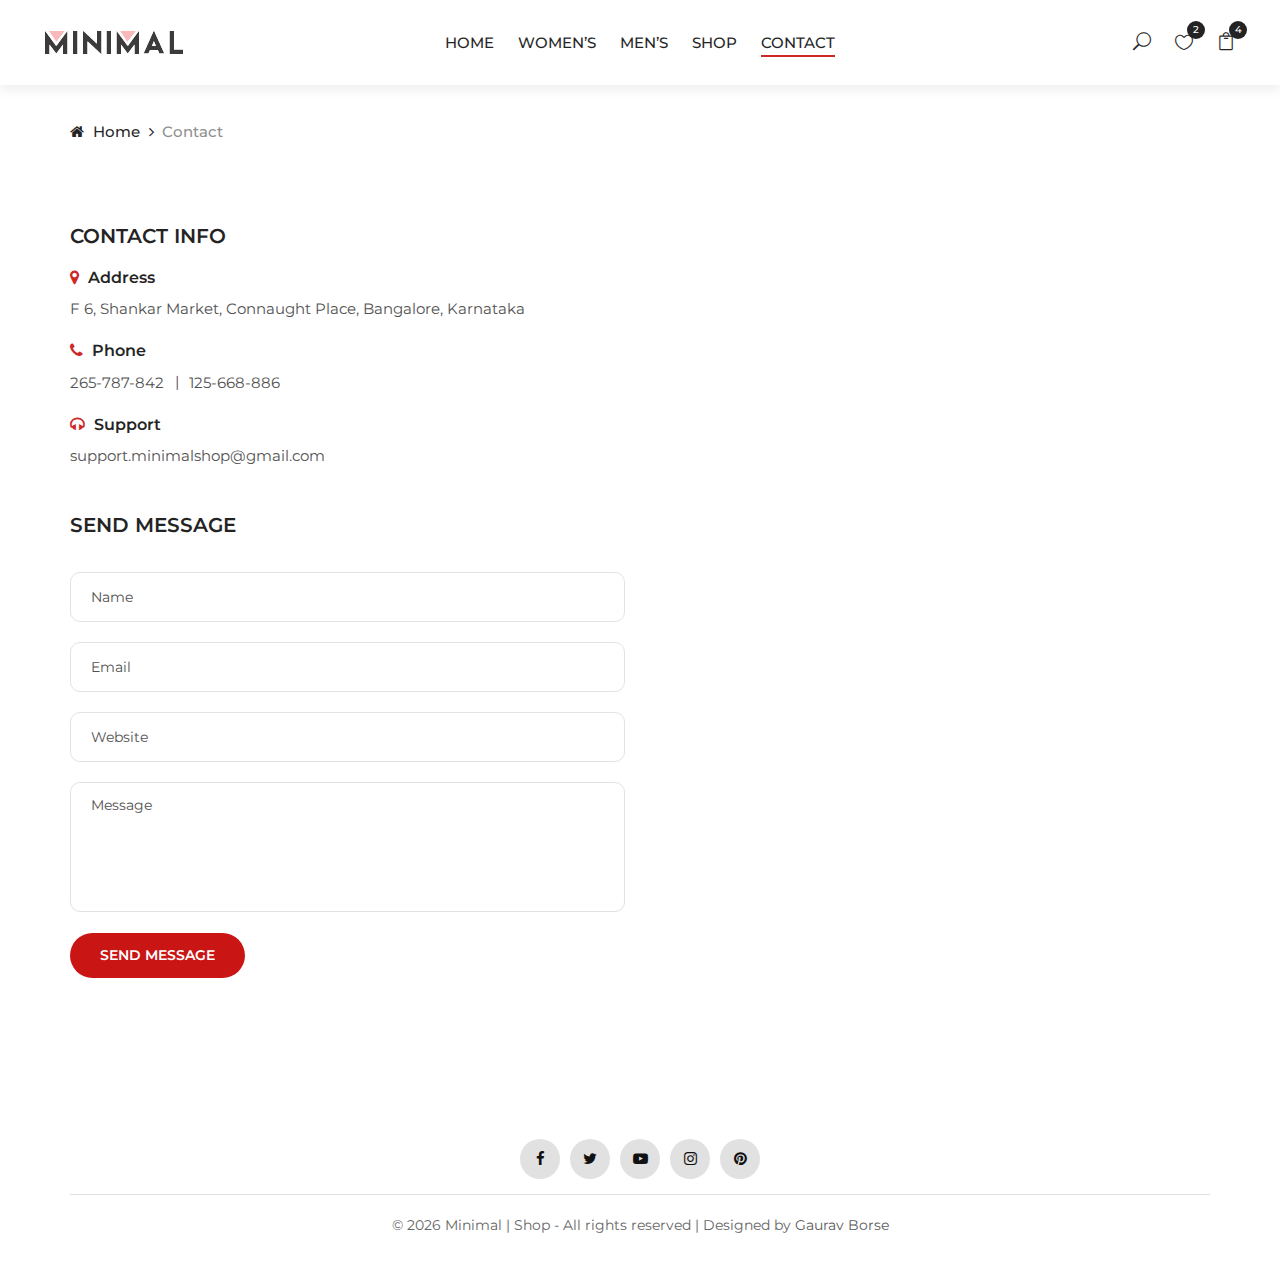
<file: contact.html>
<!DOCTYPE html>
<html lang="zxx">

<head>
    <meta charset="UTF-8">
    <meta name="description" content="Ashion Template">
    <meta name="keywords" content="Ashion, unica, creative, html">
    <meta name="viewport" content="width=device-width, initial-scale=1.0">
    <meta http-equiv="X-UA-Compatible" content="ie=edge">
    <title>Minimal | Shop &mdash; Contact</title>
    <link rel="shortcut icon" type="image/x-icon" href="./img/logo/cart_logo.png" />

    <!-- Google Font -->
    <link href="https://fonts.googleapis.com/css2?family=Cookie&display=swap" rel="stylesheet">
    <link href="https://fonts.googleapis.com/css2?family=Montserrat:wght@400;500;600;700;800;900&display=swap"
        rel="stylesheet">

    <!-- Css Styles -->
    <link rel="stylesheet" href="css/bootstrap.min.css" type="text/css">
    <link rel="stylesheet" href="css/font-awesome.min.css" type="text/css">
    <link rel="stylesheet" href="css/elegant-icons.css" type="text/css">
    <link rel="stylesheet" href="css/jquery-ui.min.css" type="text/css">
    <link rel="stylesheet" href="css/magnific-popup.css" type="text/css">
    <link rel="stylesheet" href="css/owl.carousel.min.css" type="text/css">
    <link rel="stylesheet" href="css/slicknav.min.css" type="text/css">
    <link rel="stylesheet" href="css/style.css" type="text/css">
    <link rel="stylesheet" href="https://unpkg.com/aos@next/dist/aos.css" />
</head>

<body>
    <!-- Page Preloder -->
    <div id="preloder">
        <div class="loader"></div>
    </div>

    <!-- Offcanvas Menu Begin -->
    <div class="offcanvas-menu-overlay"></div>
    <div class="offcanvas-menu-wrapper">
        <div class="offcanvas__close">+</div>
        <ul class="offcanvas__widget">
            <li><span class="icon_search search-switch"></span></li>
            <li><a href="#"><span class="icon_heart_alt"></span>
                    <div class="tip">2</div>
                </a></li>
                <li><a href="./shop-cart.html"><span class="icon_bag_alt"></span>
                    <div class="tip">4</div>
                </a></li>
        </ul>
        <div class="offcanvas__logo">
            <a href="./index.html"><img src="img/logo/logo.png" alt="" class="logo__center"></a>
        </div>
        <div id="mobile-menu-wrap"></div>
    </div>
    <!-- Offcanvas Menu End -->

    <!-- Header Section Begin -->
    <header class="header">
        <div class="container-fluid">
            <div class="row">
                <div class="col-xl-3 col-lg-2">
                    <div class="header__logo">
                        <a href="./index.html"><img src="img/logo/logo.png" alt=""></a>
                    </div>
                </div>
                <div class="col-xl-6 col-lg-7 text-center">
                    <nav class="header__menu">
                        <ul>
                            <li><a href="./index.html">Home</a></li>
                            <li><a href="./women_shop.html">Women’s</a></li>
                            <li><a href="./men_shop.html">Men’s</a></li>
                            <li><a href="./shop.html">Shop</a></li>
                            <li class="active"><a href="./contact.html">Contact</a></li>
                        </ul>
                    </nav>
                </div>
                <div class="col-lg-3">
                    <div class="header__right">
                        <ul class="header__right__widget">
                            <li><span class="icon_search search-switch"></span></li>
                            <li><a href="#"><span class="icon_heart_alt"></span>
                                    <div class="tip">2</div>
                                </a></li>
                            <li><a href="./shop-cart.html"><span class="icon_bag_alt"></span>
                                    <div class="tip">4</div>
                                </a></li>
                        </ul>
                    </div>
                </div>
            </div>
            <div class="canvas__open">
                <i class="fa fa-bars"></i>
            </div>
        </div>
    </header>
    <!-- Header Section End -->

    <!-- Breadcrumb Begin -->
    <div class="breadcrumb-option">
        <div class="container">
            <div class="row">
                <div class="col-lg-12">
                    <div class="breadcrumb__links">
                        <a href="./index.html"><i class="fa fa-home"></i> Home</a>
                        <span>Contact</span>
                    </div>
                </div>
            </div>
        </div>
    </div>
    <!-- Breadcrumb End -->

    <!-- Contact Section Begin -->
    <section class="contact spad">
        <div class="container">
            <div class="row">
                <div class="col-lg-6 col-md-6">
                    <div class="contact__content">
                        <div class="contact__address">
                            <h5>Contact info</h5>
                            <ul>
                                <li>
                                    <h6><i class="fa fa-map-marker"></i> Address</h6>
                                    <p>F 6, Shankar Market, Connaught Place, Bangalore, Karnataka</p>
                                </li>
                                <li>
                                    <h6><i class="fa fa-phone"></i> Phone</h6>
                                    <p><span>265-787-842</span><span>125-668-886</span></p>
                                </li>
                                <li>
                                    <h6><i class="fa fa-headphones"></i> Support</h6>
                                    <p>support.minimalshop@gmail.com</p>
                                </li>
                            </ul>
                        </div>
                        <div class="contact__form">
                            <h5>SEND MESSAGE</h5>
                            <form action="#">
                                <input type="text" placeholder="Name">
                                <input type="text" placeholder="Email">
                                <input type="text" placeholder="Website">
                                <textarea placeholder="Message"></textarea>
                                <button type="submit" class="site-btn">Send Message</button>
                            </form>
                        </div>
                    </div>
                </div>
                <div class="col-lg-6 col-md-6">
                    <div class="contact__map">
                        <iframe
                            src="https://www.google.com/maps/embed?pb=!1m18!1m12!1m3!1d497698.660072568!2d77.3507329590377!3d12.954517012303139!2m3!1f0!2f0!3f0!3m2!1i1024!2i768!4f13.1!3m3!1m2!1s0x3bae1670c9b44e6d%3A0xf8dfc3e8517e4fe0!2sBengaluru%2C%20Karnataka!5e0!3m2!1sen!2sin!4v1601273955688!5m2!1sen!2sin"
                            height="750" style="border:0" allowfullscreen="">
                        </iframe>
                    </div>
                </div>
            </div>
        </div>
    </section>
    <!-- Contact Section End -->
    <!-- Footer Section Begin -->
    <footer class="footer">
        <div class="container">
            <div class="row">
                <div class="col-lg-4 col-md-8 col-sm-8">

                </div>
            </div>
            <div class="row">
                <div class="col-lg-12">
                    <div class="footer__newslatter d-flex justify-content-center" style="margin-bottom: -25px;">
                        <div class="footer__social">
                            <a href="https://www.facebook.com/Gaurav.borsee/" target="_blank"><i
                                    class="fa fa-facebook"></i></a>
                            <a href="https://twitter.com/GauravB56589101" target="_blank"><i
                                    class="fa fa-twitter"></i></a>
                            <a href="#" target="_blank"><i class="fa fa-youtube-play"></i></a>
                            <a href="https://www.instagram.com/_ek.anjaan_/" target="_blank"><i
                                    class="fa fa-instagram"></i></a>
                            <a href="#" target="_blank"><i class="fa fa-pinterest"></i></a>
                        </div>
                    </div>
                    <div class="footer__copyright__text">
                        <p>&copy;
                            <script>document.write(new Date().getFullYear());</script> Minimal | Shop - All rights
                            reserved | Designed</i> by <a href="https://www.instagram.com/_ek.anjaan_/"
                                target="_blank">Gaurav Borse</a></p>
                    </div>
                </div>
            </div>
        </div>
    </footer>
    <!-- Footer Section End -->

    <!-- Search Begin -->
    <div class="search-model">
        <div class="h-100 d-flex align-items-center justify-content-center">
            <div class="search-close-switch">+</div>
            <form class="search-model-form">
                <input type="text" id="search-input" placeholder="Search here.....">
            </form>
        </div>
    </div>
    <!-- Search End -->

    <!-- Js Plugins -->
    <script src="js/jquery-3.3.1.min.js"></script>
    <script src="js/bootstrap.min.js"></script>
    <script src="js/jquery.magnific-popup.min.js"></script>
    <script src="js/jquery-ui.min.js"></script>
    <script src="js/mixitup.min.js"></script>
    <script src="js/jquery.countdown.min.js"></script>
    <script src="js/jquery.slicknav.js"></script>
    <script src="js/owl.carousel.min.js"></script>
    <script src="js/jquery.nicescroll.min.js"></script>
    <script src="js/main.js"></script>
    <script src="https://unpkg.com/aos@next/dist/aos.js"></script>
    <script>
        AOS.init({
            offset: 150,
            duration: 1000,
            delay: 20
        });
    </script>
</body>

</html>
</file>
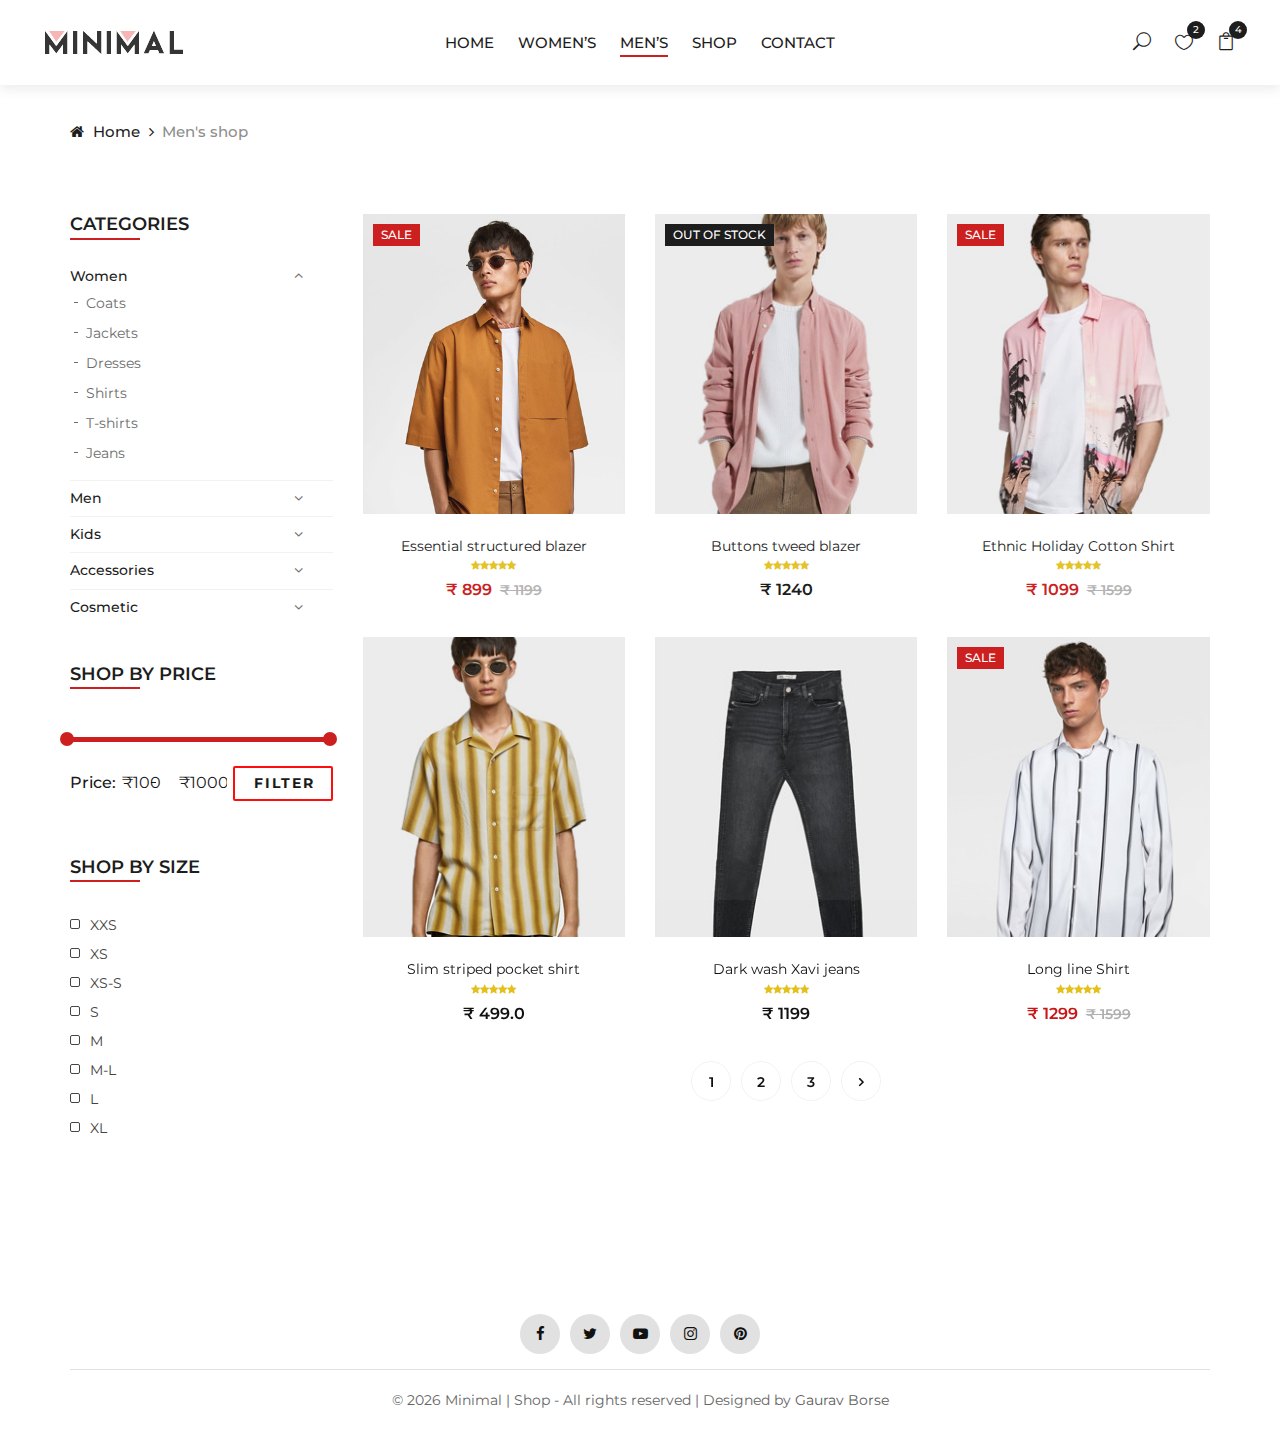
<file: men_shop.html>
<!DOCTYPE html>
<html lang="zxx">

<head>
    <meta charset="UTF-8">
    <meta name="description" content="Ashion Template">
    <meta name="keywords" content="Ashion, unica, creative, html">
    <meta name="viewport" content="width=device-width, initial-scale=1.0">
    <meta http-equiv="X-UA-Compatible" content="ie=edge">
    <title>Minimal | Shop &mdash; Men</title>
    <link rel="shortcut icon" type="image/x-icon" href="./img/logo/cart_logo.png" />

    <!-- Google Font -->
    <link href="https://fonts.googleapis.com/css2?family=Cookie&display=swap" rel="stylesheet">
    <link href="https://fonts.googleapis.com/css2?family=Montserrat:wght@400;500;600;700;800;900&display=swap"
        rel="stylesheet">

    <!-- Css Styles -->
    <link rel="stylesheet" href="css/bootstrap.min.css" type="text/css">
    <link rel="stylesheet" href="css/font-awesome.min.css" type="text/css">
    <link rel="stylesheet" href="css/elegant-icons.css" type="text/css">
    <link rel="stylesheet" href="css/jquery-ui.min.css" type="text/css">
    <link rel="stylesheet" href="css/magnific-popup.css" type="text/css">
    <link rel="stylesheet" href="css/owl.carousel.min.css" type="text/css">
    <link rel="stylesheet" href="css/slicknav.min.css" type="text/css">
    <link rel="stylesheet" href="css/style.css" type="text/css">
    <link rel="stylesheet" href="https://unpkg.com/aos@next/dist/aos.css" />
</head>

<body>
    <!-- Page Preloder -->
    <div id="preloder">
        <div class="loader"></div>
    </div>

    <!-- Offcanvas Menu Begin -->
    <div class="offcanvas-menu-overlay"></div>
    <div class="offcanvas-menu-wrapper">
        <div class="offcanvas__close">+</div>
        <ul class="offcanvas__widget">
            <li><span class="icon_search search-switch"></span></li>
            <li><a href="#"><span class="icon_heart_alt"></span>
                    <div class="tip">2</div>
                </a></li>
            <li><a href="./shop-cart.html"><span class="icon_bag_alt"></span>
                    <div class="tip">4</div>
                </a></li>
        </ul>
        <div class="offcanvas__logo">
            <a href="./index.html"><img src="img/logo/logo.png" alt="" class="logo__center"></a>
        </div>
        <div id="mobile-menu-wrap"></div>
    </div>
    <!-- Offcanvas Menu End -->

    <!-- Header Section Begin -->
    <header class="header">
        <div class="container-fluid">
            <div class="row">
                <div class="col-xl-3 col-lg-2">
                    <div class="header__logo">
                        <a href="./index.html"><img src="img/logo/logo.png" alt=""></a>
                    </div>
                </div>
                <div class="col-xl-6 col-lg-7 text-center">
                    <nav class="header__menu">
                        <ul>
                            <li><a href="./index.html">Home</a></li>
                            <li><a href="./women_shop.html">Women’s</a></li>
                            <li class="active"><a href="./men_shop.html">Men’s</a></li>
                            <li><a href="./shop.html">Shop</a></li>
                            <!-- <li><a href="#">Pages</a>
                                <ul class="dropdown">
                                    <li><a href="./product-details.html">Product Details</a></li>
                                    <li><a href="./shop-cart.html">Shop Cart</a></li>
                                    <li><a href="./checkout.html">Checkout</a></li>
                                    <li><a href="./blog-details.html">Blog Details</a></li>
                                </ul>
                            </li> -->
                            <li><a href="./contact.html">Contact</a></li>
                        </ul>
                    </nav>
                </div>
                <div class="col-lg-3">
                    <div class="header__right">
                        <ul class="header__right__widget">
                            <li><span class="icon_search search-switch"></span></li>
                            <li><a href="#"><span class="icon_heart_alt"></span>
                                    <div class="tip">2</div>
                                </a></li>
                            <li><a href="./shop-cart.html"><span class="icon_bag_alt"></span>
                                    <div class="tip">4</div>
                                </a></li>
                        </ul>
                    </div>
                </div>
            </div>
            <div class="canvas__open">
                <i class="fa fa-bars"></i>
            </div>
        </div>
    </header>
    <!-- Header Section End -->

    <!-- Breadcrumb Begin -->
    <div class="breadcrumb-option">
        <div class="container">
            <div class="row">
                <div class="col-lg-12">
                    <div class="breadcrumb__links">
                        <a href="./index.html"><i class="fa fa-home"></i> Home</a>
                        <span>Men's shop</span>
                    </div>
                </div>
            </div>
        </div>
    </div>
    <!-- Breadcrumb End -->

    <!-- Shop Section Begin -->
    <section class="shop spad">
        <div class="container">
            <div class="row">
                <div class="col-lg-3 col-md-3 d-none d-sm-block">
                    <div class="shop__sidebar">
                        <div class="sidebar__categories">
                            <div class="section-title">
                                <h4>Categories</h4>
                            </div>
                            <div class="categories__accordion">
                                <div class="accordion" id="accordionExample">
                                    <div class="card">
                                        <div class="card-heading active">
                                            <a data-toggle="collapse" data-target="#collapseOne">Women</a>
                                        </div>
                                        <div id="collapseOne" class="collapse show" data-parent="#accordionExample">
                                            <div class="card-body">
                                                <ul>
                                                    <li><a href="#">Coats</a></li>
                                                    <li><a href="#">Jackets</a></li>
                                                    <li><a href="#">Dresses</a></li>
                                                    <li><a href="#">Shirts</a></li>
                                                    <li><a href="#">T-shirts</a></li>
                                                    <li><a href="#">Jeans</a></li>
                                                </ul>
                                            </div>
                                        </div>
                                    </div>
                                    <div class="card">
                                        <div class="card-heading">
                                            <a data-toggle="collapse" data-target="#collapseTwo">Men</a>
                                        </div>
                                        <div id="collapseTwo" class="collapse" data-parent="#accordionExample">
                                            <div class="card-body">
                                                <ul>
                                                    <li><a href="#">Coats</a></li>
                                                    <li><a href="#">Jackets</a></li>
                                                    <li><a href="#">Dresses</a></li>
                                                    <li><a href="#">Shirts</a></li>
                                                    <li><a href="#">T-shirts</a></li>
                                                    <li><a href="#">Jeans</a></li>
                                                </ul>
                                            </div>
                                        </div>
                                    </div>
                                    <div class="card">
                                        <div class="card-heading">
                                            <a data-toggle="collapse" data-target="#collapseThree">Kids</a>
                                        </div>
                                        <div id="collapseThree" class="collapse" data-parent="#accordionExample">
                                            <div class="card-body">
                                                <ul>
                                                    <li><a href="#">Coats</a></li>
                                                    <li><a href="#">Jackets</a></li>
                                                    <li><a href="#">Dresses</a></li>
                                                    <li><a href="#">Shirts</a></li>
                                                    <li><a href="#">T-shirts</a></li>
                                                    <li><a href="#">Jeans</a></li>
                                                </ul>
                                            </div>
                                        </div>
                                    </div>
                                    <div class="card">
                                        <div class="card-heading">
                                            <a data-toggle="collapse" data-target="#collapseFour">Accessories</a>
                                        </div>
                                        <div id="collapseFour" class="collapse" data-parent="#accordionExample">
                                            <div class="card-body">
                                                <ul>
                                                    <li><a href="#">Coats</a></li>
                                                    <li><a href="#">Jackets</a></li>
                                                    <li><a href="#">Dresses</a></li>
                                                    <li><a href="#">Shirts</a></li>
                                                    <li><a href="#">T-shirts</a></li>
                                                    <li><a href="#">Jeans</a></li>
                                                </ul>
                                            </div>
                                        </div>
                                    </div>
                                    <div class="card">
                                        <div class="card-heading">
                                            <a data-toggle="collapse" data-target="#collapseFive">Cosmetic</a>
                                        </div>
                                        <div id="collapseFive" class="collapse" data-parent="#accordionExample">
                                            <div class="card-body">
                                                <ul>
                                                    <li><a href="#">Coats</a></li>
                                                    <li><a href="#">Jackets</a></li>
                                                    <li><a href="#">Dresses</a></li>
                                                    <li><a href="#">Shirts</a></li>
                                                    <li><a href="#">T-shirts</a></li>
                                                    <li><a href="#">Jeans</a></li>
                                                </ul>
                                            </div>
                                        </div>
                                    </div>
                                </div>
                            </div>
                        </div>
                        <div class="sidebar__filter">
                            <div class="section-title">
                                <h4>Shop by price</h4>
                            </div>
                            <div class="filter-range-wrap">
                                <div class="price-range ui-slider ui-corner-all ui-slider-horizontal ui-widget ui-widget-content"
                                    data-min="100" data-max="1000"></div>
                                <div class="range-slider">
                                    <div class="price-input">
                                        <p>Price:</p>
                                        <input type="text" id="minamount">
                                        <input type="text" id="maxamount">
                                    </div>
                                </div>
                            </div>
                            <a href="./shop.html">Filter</a>
                        </div>
                        <div class="sidebar__sizes">
                            <div class="section-title">
                                <h4>Shop by size</h4>
                            </div>
                            <div class="size__list">
                                <label for="xxs">
                                    xxs
                                    <input type="checkbox" id="xxs">
                                    <span class="checkmark"></span>
                                </label>
                                <label for="xs">
                                    xs
                                    <input type="checkbox" id="xs">
                                    <span class="checkmark"></span>
                                </label>
                                <label for="xss">
                                    xs-s
                                    <input type="checkbox" id="xss">
                                    <span class="checkmark"></span>
                                </label>
                                <label for="s">
                                    s
                                    <input type="checkbox" id="s">
                                    <span class="checkmark"></span>
                                </label>
                                <label for="m">
                                    m
                                    <input type="checkbox" id="m">
                                    <span class="checkmark"></span>
                                </label>
                                <label for="ml">
                                    m-l
                                    <input type="checkbox" id="ml">
                                    <span class="checkmark"></span>
                                </label>
                                <label for="l">
                                    l
                                    <input type="checkbox" id="l">
                                    <span class="checkmark"></span>
                                </label>
                                <label for="xl">
                                    xl
                                    <input type="checkbox" id="xl">
                                    <span class="checkmark"></span>
                                </label>
                            </div>
                        </div>
                    </div>
                </div>
                <div class="col-lg-9 col-md-9">
                    <div class="row">
                        <div class="col-lg-4 col-md-6">
                            <div class="product__item sale">
                                <div class="product__item__pic set-bg" data-setbg="img/product/product-11.jpg">
                                    <div class="label">Sale</div>
                                    <ul class="product__hover">
                                        <li><a href="img/shop/shop-8.jpg" class="image-popup"><span
                                                    class="arrow_expand"></span></a></li>
                                        <li><a href="#"><span class="icon_heart_alt"></span></a></li>
                                        <li><a href="#"><span class="icon_bag_alt"></span></a></li>
                                    </ul>
                                </div>
                                <div class="product__item__text">
                                    <h6><a href="./product-details.html">Essential structured blazer</a></h6>
                                    <div class="rating">
                                        <i class="fa fa-star"></i>
                                        <i class="fa fa-star"></i>
                                        <i class="fa fa-star"></i>
                                        <i class="fa fa-star"></i>
                                        <i class="fa fa-star"></i>
                                    </div>
                                    <div class="product__price">₹ 899 <span>₹ 1199</span></div>
                                </div>
                            </div>
                        </div>
                        <div class="col-lg-4 col-md-6">
                            <div class="product__item">
                                <div class="product__item__pic set-bg" data-setbg="img/product/product-2.jpg">
                                    <div class="label stockout">out of stock</div>
                                    <ul class="product__hover">
                                        <li><a href="img/product/product-2.jpg" class="image-popup"><span
                                                    class="arrow_expand"></span></a></li>
                                        <li><a href="#"><span class="icon_heart_alt"></span></a></li>
                                        <li><a href="#"><span class="icon_bag_alt"></span></a></li>
                                    </ul>
                                </div>
                                <div class="product__item__text">
                                    <h6><a href="#">Buttons tweed blazer</a></h6>
                                    <div class="rating">
                                        <i class="fa fa-star"></i>
                                        <i class="fa fa-star"></i>
                                        <i class="fa fa-star"></i>
                                        <i class="fa fa-star"></i>
                                        <i class="fa fa-star"></i>
                                    </div>
                                    <div class="product__price">₹ 1240</div>
                                </div>
                            </div>
                        </div>
                        <div class="col-lg-4 col-md-6">
                            <div class="product__item sale">
                                <div class="product__item__pic set-bg" data-setbg="img/product/product-8.jpg">
                                    <div class="label">Sale</div>
                                    <ul class="product__hover">
                                        <li><a href="img/product/product-8.jpg" class="image-popup"><span
                                                    class="arrow_expand"></span></a></li>
                                        <li><a href="#"><span class="icon_heart_alt"></span></a></li>
                                        <li><a href="#"><span class="icon_bag_alt"></span></a></li>
                                    </ul>
                                </div>
                                <div class="product__item__text">
                                    <h6><a href="#">Ethnic Holiday Cotton Shirt</a></h6>
                                    <div class="rating">
                                        <i class="fa fa-star"></i>
                                        <i class="fa fa-star"></i>
                                        <i class="fa fa-star"></i>
                                        <i class="fa fa-star"></i>
                                        <i class="fa fa-star"></i>
                                    </div>
                                    <div class="product__price">₹ 1099 <span>₹ 1599</span></div>
                                </div>
                            </div>
                        </div>
                        <div class="col-lg-4 col-md-6" data-aos="fade-up">
                            <div class="product__item">
                                <div class="product__item__pic set-bg" data-setbg="img/product/product-5.jpg">
                                    <ul class="product__hover">
                                        <li><a href="img/product/product-5.jpg" class="image-popup"><span
                                                    class="arrow_expand"></span></a></li>
                                        <li><a href="#"><span class="icon_heart_alt"></span></a></li>
                                        <li><a href="#"><span class="icon_bag_alt"></span></a></li>
                                    </ul>
                                </div>
                                <div class="product__item__text">
                                    <h6><a href="#">Slim striped pocket shirt</a></h6>
                                    <div class="rating">
                                        <i class="fa fa-star"></i>
                                        <i class="fa fa-star"></i>
                                        <i class="fa fa-star"></i>
                                        <i class="fa fa-star"></i>
                                        <i class="fa fa-star"></i>
                                    </div>
                                    <div class="product__price">₹ 499.0</div>
                                </div>
                            </div>
                        </div>
                        <div class="col-lg-4 col-md-6" data-aos="fade-up">
                            <div class="product__item">
                                <div class="product__item__pic set-bg" data-setbg="img/shop/shop-4.jpg">
                                    <ul class="product__hover">
                                        <li><a href="img/shop/shop-4.jpg" class="image-popup"><span
                                                    class="arrow_expand"></span></a></li>
                                        <li><a href="#"><span class="icon_heart_alt"></span></a></li>
                                        <li><a href="#"><span class="icon_bag_alt"></span></a></li>
                                    </ul>
                                </div>
                                <div class="product__item__text">
                                    <h6><a href="#">Dark wash Xavi jeans</a></h6>
                                    <div class="rating">
                                        <i class="fa fa-star"></i>
                                        <i class="fa fa-star"></i>
                                        <i class="fa fa-star"></i>
                                        <i class="fa fa-star"></i>
                                        <i class="fa fa-star"></i>
                                    </div>
                                    <div class="product__price">₹ 1199</div>
                                </div>
                            </div>
                        </div>

                        <div class="col-lg-4 col-md-6" data-aos="fade-up">
                            <div class="product__item sale">
                                <div class="product__item__pic set-bg" data-setbg="img/product/product-10.jpg">
                                    <div class="label">Sale</div>
                                    <ul class="product__hover">
                                        <li><a href="img/shop/shop-9.jpg" class="image-popup"><span
                                                    class="arrow_expand"></span></a></li>
                                        <li><a href="#"><span class="icon_heart_alt"></span></a></li>
                                        <li><a href="#"><span class="icon_bag_alt"></span></a></li>
                                    </ul>
                                </div>
                                <div class="product__item__text">
                                    <h6><a href="#">Long line Shirt</a></h6>
                                    <div class="rating">
                                        <i class="fa fa-star"></i>
                                        <i class="fa fa-star"></i>
                                        <i class="fa fa-star"></i>
                                        <i class="fa fa-star"></i>
                                        <i class="fa fa-star"></i>
                                    </div>
                                    <div class="product__price">₹ 1299 <span>₹ 1599</span></div>
                                </div>
                            </div>
                        </div>
                        <div class="col-lg-12 text-center">
                            <div class="pagination__option">
                                <a href="#">1</a>
                                <a href="#">2</a>
                                <a href="#">3</a>
                                <a href="#"><i class="fa fa-angle-right"></i></a>
                            </div>
                        </div>
                    </div>
                </div>
            </div>
        </div>
    </section>
    <!-- Shop Section End -->

    <!-- Footer Section Begin -->
    <footer class="footer">
        <div class="container">
            <div class="row">
                <div class="col-lg-4 col-md-8 col-sm-8">

                </div>
            </div>
            <div class="row">
                <div class="col-lg-12">
                    <div class="footer__newslatter d-flex justify-content-center" style="margin-bottom: -25px;">
                        <div class="footer__social">
                            <a href="https://www.facebook.com/Gaurav.borsee/" target="_blank"><i
                                    class="fa fa-facebook"></i></a>
                            <a href="https://twitter.com/GauravB56589101" target="_blank"><i
                                    class="fa fa-twitter"></i></a>
                            <a href="#" target="_blank"><i class="fa fa-youtube-play"></i></a>
                            <a href="https://www.instagram.com/_ek.anjaan_/" target="_blank"><i
                                    class="fa fa-instagram"></i></a>
                            <a href="#" target="_blank"><i class="fa fa-pinterest"></i></a>
                        </div>
                    </div>
                    <div class="footer__copyright__text">
                        <p>&copy;
                            <script>document.write(new Date().getFullYear());</script> Minimal | Shop - All rights
                            reserved | Designed</i> by <a href="https://www.instagram.com/_ek.anjaan_/"
                                target="_blank">Gaurav Borse</a></p>
                    </div>
                </div>
            </div>
        </div>
    </footer>
    <!-- Footer Section End -->

    <!-- Search Begin -->
    <div class="search-model">
        <div class="h-100 d-flex align-items-center justify-content-center">
            <div class="search-close-switch">+</div>
            <form class="search-model-form">
                <input type="text" id="search-input" placeholder="Search here.....">
            </form>
        </div>
    </div>
    <!-- Search End -->

    <!-- Js Plugins -->
    <script src="js/jquery-3.3.1.min.js"></script>
    <script src="js/bootstrap.min.js"></script>
    <script src="js/jquery.magnific-popup.min.js"></script>
    <script src="js/jquery-ui.min.js"></script>
    <script src="js/mixitup.min.js"></script>
    <script src="js/jquery.countdown.min.js"></script>
    <script src="js/jquery.slicknav.js"></script>
    <script src="js/owl.carousel.min.js"></script>
    <script src="js/jquery.nicescroll.min.js"></script>
    <script src="js/main.js"></script>
    <script src="https://unpkg.com/aos@next/dist/aos.js"></script>
    <script>
        AOS.init({
            offset: 150,
            duration: 1000,
            delay: 20
        });
    </script>
</body>

</html>
</file>
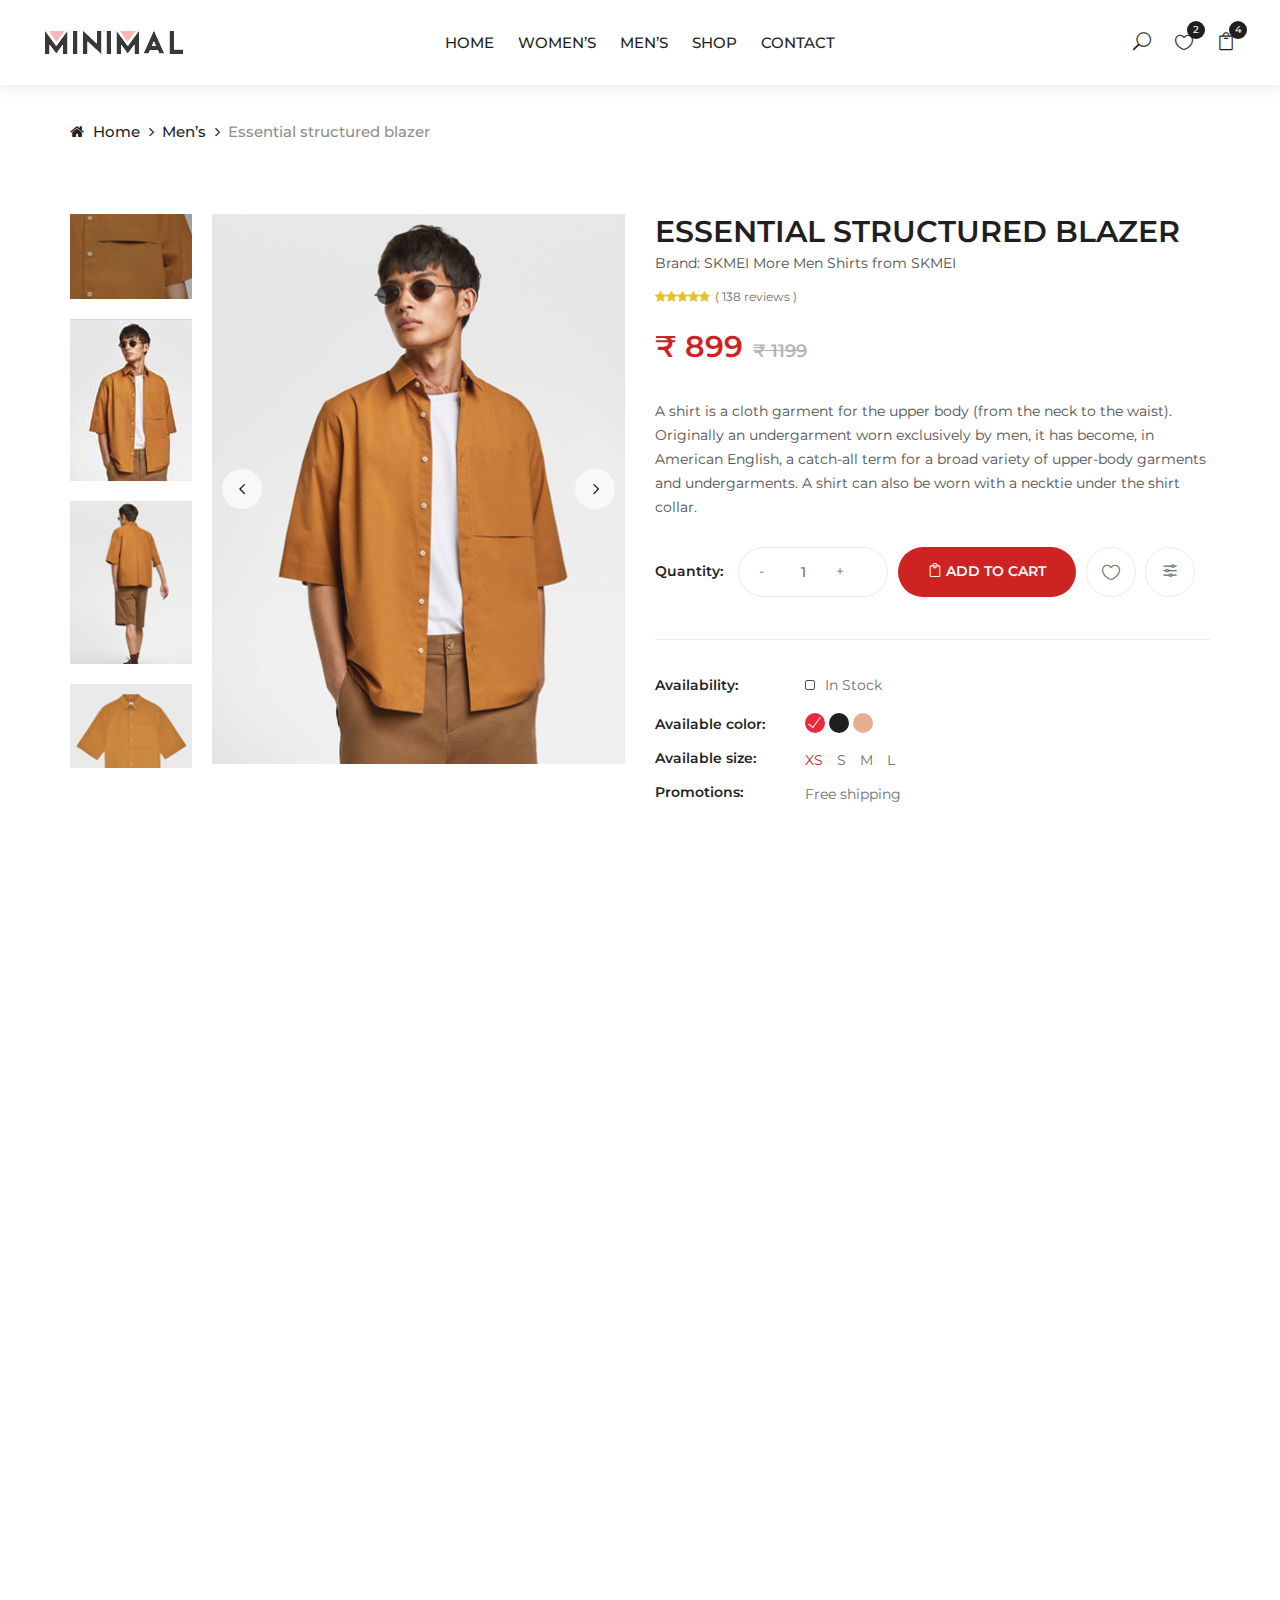
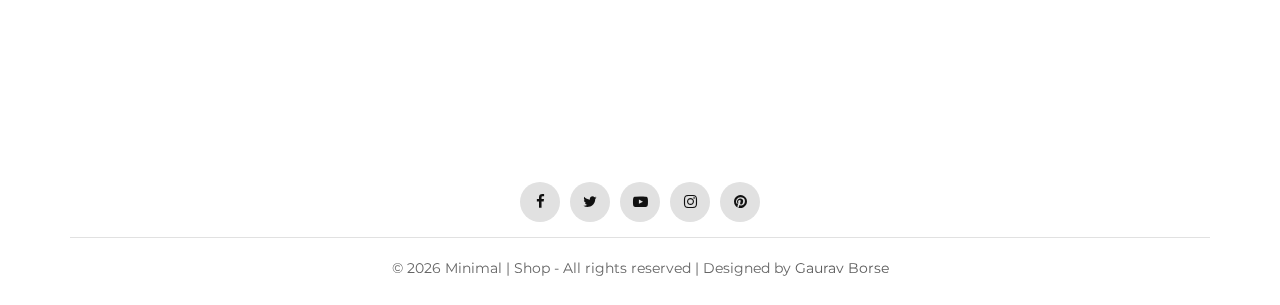
<file: product-details.html>
<!DOCTYPE html>
<html lang="zxx">

<head>
    <meta charset="UTF-8">
    <meta name="description" content="Ashion Template">
    <meta name="keywords" content="Ashion, unica, creative, html">
    <meta name="viewport" content="width=device-width, initial-scale=1.0">
    <meta http-equiv="X-UA-Compatible" content="ie=edge">
    <title>Minimal | Shop &mdash; Product</title>
    <link rel="shortcut icon" type="image/x-icon" href="./img/logo/cart_logo.png" />


    <!-- Google Font -->
    <link href="https://fonts.googleapis.com/css2?family=Cookie&display=swap" rel="stylesheet">
    <link href="https://fonts.googleapis.com/css2?family=Montserrat:wght@400;500;600;700;800;900&display=swap"
        rel="stylesheet">

    <!-- Css Styles -->
    <link rel="stylesheet" href="css/bootstrap.min.css" type="text/css">
    <link rel="stylesheet" href="css/font-awesome.min.css" type="text/css">
    <link rel="stylesheet" href="css/elegant-icons.css" type="text/css">
    <link rel="stylesheet" href="css/jquery-ui.min.css" type="text/css">
    <link rel="stylesheet" href="css/magnific-popup.css" type="text/css">
    <link rel="stylesheet" href="css/owl.carousel.min.css" type="text/css">
    <link rel="stylesheet" href="css/slicknav.min.css" type="text/css">
    <link rel="stylesheet" href="css/style.css" type="text/css">
    <link rel="stylesheet" href="https://unpkg.com/aos@next/dist/aos.css" />
</head>

<body>
    <!-- Page Preloder -->
    <div id="preloder">
        <div class="loader"></div>
    </div>

    <!-- Offcanvas Menu Begin -->
    <div class="offcanvas-menu-overlay"></div>
    <div class="offcanvas-menu-wrapper">
        <div class="offcanvas__close">+</div>
        <ul class="offcanvas__widget">
            <li><span class="icon_search search-switch"></span></li>
            <li><a href="#"><span class="icon_heart_alt"></span>
                    <div class="tip">2</div>
                </a></li>
            <li><a href="./shop-cart.html"><span class="icon_bag_alt"></span>
                    <div class="tip">4</div>
                </a></li>
        </ul>
        <div class="offcanvas__logo">
            <a href="./index.html"><img src="img/logo/logo.png" alt="" class="logo__center"></a>
        </div>
        <div id="mobile-menu-wrap"></div>
    </div>
    <!-- Offcanvas Menu End -->

    <!-- Header Section Begin -->
    <header class="header">
        <div class="container-fluid">
            <div class="row">
                <div class="col-xl-3 col-lg-2">
                    <div class="header__logo">
                        <a href="./index.html"><img src="img/logo/logo.png" alt=""></a>
                    </div>
                </div>
                <div class="col-xl-6 col-lg-7 text-center">
                    <nav class="header__menu">
                        <ul>
                            <li><a href="./index.html">Home</a></li>
                            <li><a href="./women_shop.html">Women’s</a></li>
                            <li><a href="./men_shop.html">Men’s</a></li>
                            <li><a href="./shop.html">Shop</a></li>
                            <!-- <li><a href="#">Pages</a>
                                <ul class="dropdown">
                                    <li><a href="./product-details.html">Product Details</a></li>
                                    <li><a href="./shop-cart.html">Shop Cart</a></li>
                                    <li><a href="./checkout.html">Checkout</a></li>
                                    <li><a href="./blog-details.html">Blog Details</a></li>
                                </ul>
                            </li> -->
                            <li><a href="./contact.html">Contact</a></li>
                        </ul>
                    </nav>
                </div>
                <div class="col-lg-3">
                    <div class="header__right">
                        <ul class="header__right__widget">
                            <li><span class="icon_search search-switch"></span></li>
                            <li><a href="#"><span class="icon_heart_alt"></span>
                                    <div class="tip">2</div>
                                </a></li>
                            <li><a href="./shop-cart.html"><span class="icon_bag_alt"></span>
                                    <div class="tip">4</div>
                                </a></li>
                        </ul>
                    </div>
                </div>
            </div>
            <div class="canvas__open">
                <i class="fa fa-bars"></i>
            </div>
        </div>
    </header>
    <!-- Header Section End -->

    <!-- Breadcrumb Begin -->
    <div class="breadcrumb-option">
        <div class="container">
            <div class="row">
                <div class="col-lg-12">
                    <div class="breadcrumb__links">
                        <a href="./index.html"><i class="fa fa-home"></i> Home</a>
                        <a href="#">Men’s </a>
                        <span>Essential structured blazer</span>
                    </div>
                </div>
            </div>
        </div>
    </div>
    <!-- Breadcrumb End -->

    <!-- Product Details Section Begin -->
    <section class="product-details spad">
        <div class="container">
            <div class="row">
                <div class="col-lg-6">
                    <div class="product__details__pic">
                        <div class="product__details__pic__left product__thumb nice-scroll">
                            <a class="pt active" href="#product-1">
                                <img src="img/product/details/thumb-1.jpg" alt="">
                            </a>
                            <a class="pt" href="#product-2">
                                <img src="img/product/details/thumb-2.jpg" alt="">
                            </a>
                            <a class="pt" href="#product-3">
                                <img src="img/product/details/thumb-3.jpg" alt="">
                            </a>
                            <a class="pt" href="#product-4">
                                <img src="img/product/details/thumb-4.jpg" alt="">
                            </a>
                        </div>
                        <div class="product__details__slider__content">
                            <div class="product__details__pic__slider owl-carousel">
                                <img data-hash="product-1" class="product__big__img"
                                    src="img/product/details/product-1.jpg" alt="">
                                <img data-hash="product-2" class="product__big__img"
                                    src="img/product/details/product-3.jpg" alt="">
                                <img data-hash="product-3" class="product__big__img"
                                    src="img/product/details/product-2.jpg" alt="">
                                <img data-hash="product-4" class="product__big__img"
                                    src="img/product/details/product-4.jpg" alt="">
                            </div>
                        </div>
                    </div>
                </div>
                <div class="col-lg-6">
                    <div class="product__details__text">
                        <h3>Essential structured blazer <span>Brand: SKMEI More Men Shirts from SKMEI</span></h3>
                        <div class="rating">
                            <i class="fa fa-star"></i>
                            <i class="fa fa-star"></i>
                            <i class="fa fa-star"></i>
                            <i class="fa fa-star"></i>
                            <i class="fa fa-star"></i>
                            <span>( 138 reviews )</span>
                        </div>
                        <div class="product__details__price">₹ 899<span>₹ 1199</span></div>
                        <p>A shirt is a cloth garment for the upper body (from the neck to the waist). Originally an
                            undergarment worn exclusively by men, it has become, in American English, a catch-all term
                            for a broad variety of upper-body garments and undergarments. A shirt can also be worn with
                            a necktie under the shirt collar.</p>
                        <div class="product__details__button">
                            <div class="quantity">
                                <span>Quantity:</span>
                                <div class="pro-qty">
                                    <input type="text" value="1">
                                </div>
                            </div>
                            <a href="#" class="cart-btn"><span class="icon_bag_alt"></span> Add to cart</a>
                            <ul>
                                <li><a href="#"><span class="icon_heart_alt"></span></a></li>
                                <li><a href="#"><span class="icon_adjust-horiz"></span></a></li>
                            </ul>
                        </div>
                        <div class="product__details__widget">
                            <ul>
                                <li>
                                    <span>Availability: </span>
                                    <div class="stock__checkbox">
                                        <label for="stockin">
                                            In Stock
                                            <input type="checkbox" id="stockin">
                                            <span class="checkmark"></span>
                                        </label>
                                    </div>
                                </li>
                                <li>
                                    <span>Available color:</span>
                                    <div class="color__checkbox">
                                        <label for="red">
                                            <input type="radio" name="color__radio" id="red" checked>
                                            <span class="checkmark"></span>
                                        </label>
                                        <label for="black">
                                            <input type="radio" name="color__radio" id="black">
                                            <span class="checkmark black-bg"></span>
                                        </label>
                                        <label for="grey">
                                            <input type="radio" name="color__radio" id="grey">
                                            <span class="checkmark grey-bg"></span>
                                        </label>
                                    </div>
                                </li>
                                <li>
                                    <span>Available size:</span>
                                    <div class="size__btn">
                                        <label for="xs-btn" class="active">
                                            <input type="radio" id="xs-btn">
                                            xs
                                        </label>
                                        <label for="s-btn">
                                            <input type="radio" id="s-btn">
                                            s
                                        </label>
                                        <label for="m-btn">
                                            <input type="radio" id="m-btn">
                                            m
                                        </label>
                                        <label for="l-btn">
                                            <input type="radio" id="l-btn">
                                            l
                                        </label>
                                    </div>
                                </li>
                                <li>
                                    <span>Promotions:</span>
                                    <p>Free shipping</p>
                                </li>
                            </ul>
                        </div>
                    </div>
                </div>
                <div class="col-lg-12" data-aos="fade-up">
                    <div class="product__details__tab">
                        <ul class="nav nav-tabs" role="tablist">
                            <li class="nav-item">
                                <a class="nav-link active" data-toggle="tab" href="#tabs-1" role="tab">Description</a>
                            </li>
                            <li class="nav-item">
                                <a class="nav-link" data-toggle="tab" href="#tabs-2" role="tab">Specification</a>
                            </li>
                            <li class="nav-item">
                                <a class="nav-link" data-toggle="tab" href="#tabs-3" role="tab">Reviews ( 2 )</a>
                            </li>
                        </ul>
                        <div class="tab-content">
                            <div class="tab-pane active" id="tabs-1" role="tabpanel">
                                <h6>Description</h6>
                                <p>A shirt is a cloth garment for the upper body (from the neck to the waist).
                                    Originally an undergarment worn exclusively by men, it has become, in American
                                    English, a catch-all term for a
                                    broad variety of upper-body garments and undergarments.
                                    In British English, a shirt is more specifically a garment with a collar, sleeves
                                    with cuffs,</p>
                                <p>and a full vertical opening with buttons or snaps (North Americans would call that a
                                    "dress shirt", a specific type of collared shirt).
                                    A shirt can also be worn with a necktie under the shirt collar.</p>
                            </div>
                            <div class="tab-pane" id="tabs-2" role="tabpanel">
                                <h6>Specification</h6>
                                <p>In British English, a shirt is more specifically a garment with a collar, sleeves
                                    with cuffs,
                                    and a full vertical opening with buttons or snaps (North Americans would call that a
                                    "dress shirt",
                                </p>
                                <p>specific type of collared shirt).
                                    A shirt can also be worn with a necktie under the shirt collar.</p>
                            </div>
                            <div class="tab-pane" id="tabs-3" role="tabpanel">
                                <h6>Reviews ( 3 )</h6>
                                <div class="blog__details__comment">
                                    <h5><br></h5>
                                    <a href="#" class="leave-btn">Leave a comment</a>
                                    <div class="blog__comment__item">
                                        <div class="blog__comment__item__pic">
                                            <img src="img/blog/details/comment-1.jpg" alt="">
                                        </div>
                                        <div class="blog__comment__item__text">
                                            <h6>Suraj Ahire</h6>
                                            <p>I ordered it few days ago and when I receive it. I almost surprised to
                                                see the quality and finish. It looks classy and stylish. It fits well on
                                                me. I recommend it to everyone to buy and wear. This is such a great
                                                deal</p>
                                            <ul>
                                                <li><i class="fa fa-clock-o"></i> Aug 17, 2020</li>
                                                <li><i class="fa fa-heart-o"></i> 34</li>
                                                <li><i class="fa fa-share"></i> 4</li>
                                            </ul>
                                        </div>
                                    </div>
                                    <div class="blog__comment__item blog__comment__item--reply">
                                        <div class="blog__comment__item__pic">
                                            <img src="img/blog/details/comment-2.jpg" alt="">
                                        </div>
                                        <div class="blog__comment__item__text">
                                            <h6>Prajkta Deore</h6>
                                            <p>Exactly what I was looking for. This fabric is great, I’ll be buying more
                                                of this type of fabric. The shirt color, fit, and quality are excellent.
                                                Shipped and arrived in a timely manner. Well protected and packaged,
                                                which is standard. This is gift for my brother from me.
                                            </p>
                                            <ul>
                                                <li><i class="fa fa-clock-o"></i> Sep 06, 2020</li>
                                                <li><i class="fa fa-heart-o"></i>28</li>
                                                <li><i class="fa fa-share"></i> 1</li>
                                            </ul>
                                        </div>
                                    </div>
                                    <div class="blog__comment__item">
                                        <div class="blog__comment__item__pic">
                                            <img src="img/blog/details/comment-3.jpg" alt="">
                                        </div>
                                        <div class="blog__comment__item__text">
                                            <h6>Kunal Suryavanshi</h6>
                                            <p>I am very happy with this shirt. It fits perfectly and the quality of the
                                                fabric used is too good. I was pleasantly surprised when I got this one
                                                because I wasn't expecting this much from the shirt because of it's low
                                                pricing. The colour received is exactly as shown in the picture.</p>
                                            <ul>
                                                <li><i class="fa fa-clock-o"></i> Sep 28, 2020</li>
                                                <li><i class="fa fa-heart-o"></i> 18</li>
                                                <li><i class="fa fa-share"></i> 1</li>
                                            </ul>
                                        </div>
                                    </div>
                                </div>
                            </div>
                        </div>
                    </div>
                </div>
            </div>
            <div class="row" data-aos="fade-up">
                <div class="col-lg-12 text-center">
                    <div class="related__title">
                        <h5>RELATED PRODUCTS</h5>
                    </div>
                </div>
                <div class="col-lg-3 col-md-4 col-sm-6" data-aos="fade-up">
                    <div class="product__item">
                        <div class="product__item__pic set-bg" data-setbg="img/product/related/rp-1.jpg">
                            <div class="label new">New</div>
                            <ul class="product__hover">
                                <li><a href="img/product/related/rp-1.jpg" class="image-popup"><span
                                            class="arrow_expand"></span></a></li>
                                <li><a href="#"><span class="icon_heart_alt"></span></a></li>
                                <li><a href="#"><span class="icon_bag_alt"></span></a></li>
                            </ul>
                        </div>
                        <div class="product__item__text">
                            <h6><a href="#">Buttons tweed blazer</a></h6>
                            <div class="rating">
                                <i class="fa fa-star"></i>
                                <i class="fa fa-star"></i>
                                <i class="fa fa-star"></i>
                                <i class="fa fa-star"></i>
                                <i class="fa fa-star"></i>
                            </div>
                            <div class="product__price">₹ 499</div>
                        </div>
                    </div>
                </div>
                <div class="col-lg-3 col-md-4 col-sm-6" data-aos="fade-up">
                    <div class="product__item">
                        <div class="product__item__pic set-bg" data-setbg="img/product/related/rp-2.jpg">
                            <ul class="product__hover">
                                <li><a href="img/product/related/rp-2.jpg" class="image-popup"><span
                                            class="arrow_expand"></span></a></li>
                                <li><a href="#"><span class="icon_heart_alt"></span></a></li>
                                <li><a href="#"><span class="icon_bag_alt"></span></a></li>
                            </ul>
                        </div>
                        <div class="product__item__text">
                            <h6><a href="#">Flowy striped skirt</a></h6>
                            <div class="rating">
                                <i class="fa fa-star"></i>
                                <i class="fa fa-star"></i>
                                <i class="fa fa-star"></i>
                                <i class="fa fa-star"></i>
                                <i class="fa fa-star"></i>
                            </div>
                            <div class="product__price">₹ 1499</div>
                        </div>
                    </div>
                </div>
                <div class="col-lg-3 col-md-4 col-sm-6" data-aos="fade-up">
                    <div class="product__item">
                        <div class="product__item__pic set-bg" data-setbg="img/product/related/rp-3.jpg">
                            <div class="label stockout">out of stock</div>
                            <ul class="product__hover">
                                <li><a href="img/product/related/rp-3.jpg" class="image-popup"><span
                                            class="arrow_expand"></span></a></li>
                                <li><a href="#"><span class="icon_heart_alt"></span></a></li>
                                <li><a href="#"><span class="icon_bag_alt"></span></a></li>
                            </ul>
                        </div>
                        <div class="product__item__text">
                            <h6><a href="#">Cotton long party wear</a></h6>
                            <div class="rating">
                                <i class="fa fa-star"></i>
                                <i class="fa fa-star"></i>
                                <i class="fa fa-star"></i>
                                <i class="fa fa-star"></i>
                                <i class="fa fa-star"></i>
                            </div>
                            <div class="product__price">₹ 599</div>
                        </div>
                    </div>
                </div>
                <div class="col-lg-3 col-md-4 col-sm-6" data-aos="fade-up">
                    <div class="product__item">
                        <div class="product__item__pic set-bg" data-setbg="img/product/related/rp-4.jpg">
                            <ul class="product__hover">
                                <li><a href="img/product/related/rp-4.jpg" class="image-popup"><span
                                            class="arrow_expand"></span></a></li>
                                <li><a href="#"><span class="icon_heart_alt"></span></a></li>
                                <li><a href="#"><span class="icon_bag_alt"></span></a></li>
                            </ul>
                        </div>
                        <div class="product__item__text">
                            <h6><a href="#">Slim long line shirt</a></h6>
                            <div class="rating">
                                <i class="fa fa-star"></i>
                                <i class="fa fa-star"></i>
                                <i class="fa fa-star"></i>
                                <i class="fa fa-star"></i>
                                <i class="fa fa-star"></i>
                            </div>
                            <div class="product__price">₹ 1299</div>
                        </div>
                    </div>
                </div>
            </div>
        </div>
    </section>
    <!-- Product Details Section End -->

    <!-- Footer Section Begin -->
    <footer class="footer">
        <div class="container">
            <div class="row">
                <div class="col-lg-4 col-md-8 col-sm-8">

                </div>
            </div>
            <div class="row">
                <div class="col-lg-12">
                    <div class="footer__newslatter d-flex justify-content-center" style="margin-bottom: -25px;">
                        <div class="footer__social">
                            <a href="https://www.facebook.com/Gaurav.borsee/" target="_blank"><i
                                    class="fa fa-facebook"></i></a>
                            <a href="https://twitter.com/GauravB56589101" target="_blank"><i
                                    class="fa fa-twitter"></i></a>
                            <a href="#" target="_blank"><i class="fa fa-youtube-play"></i></a>
                            <a href="https://www.instagram.com/_ek.anjaan_/" target="_blank"><i
                                    class="fa fa-instagram"></i></a>
                            <a href="#" target="_blank"><i class="fa fa-pinterest"></i></a>
                        </div>
                    </div>
                    <div class="footer__copyright__text">
                        <p>&copy;
                            <script>document.write(new Date().getFullYear());</script> Minimal | Shop - All rights
                            reserved | Designed</i> by <a href="https://www.instagram.com/_ek.anjaan_/"
                                target="_blank">Gaurav Borse</a></p>
                    </div>
                </div>
            </div>
        </div>
    </footer>
    <!-- Footer Section End -->

    <!-- Search Begin -->
    <div class="search-model">
        <div class="h-100 d-flex align-items-center justify-content-center">
            <div class="search-close-switch">+</div>
            <form class="search-model-form">
                <input type="text" id="search-input" placeholder="Search here.....">
            </form>
        </div>
    </div>
    <!-- Search End -->

    <!-- Js Plugins -->
    <script src="js/jquery-3.3.1.min.js"></script>
    <script src="js/bootstrap.min.js"></script>
    <script src="js/jquery.magnific-popup.min.js"></script>
    <script src="js/jquery-ui.min.js"></script>
    <script src="js/mixitup.min.js"></script>
    <script src="js/jquery.countdown.min.js"></script>
    <script src="js/jquery.slicknav.js"></script>
    <script src="js/owl.carousel.min.js"></script>
    <script src="js/jquery.nicescroll.min.js"></script>
    <script src="js/main.js"></script>
    <script src="https://unpkg.com/aos@next/dist/aos.js"></script>
    <script>
        AOS.init({
            offset: 150,
            duration: 1000,
            delay: 20
        });
    </script>
</body>

</html>
</file>
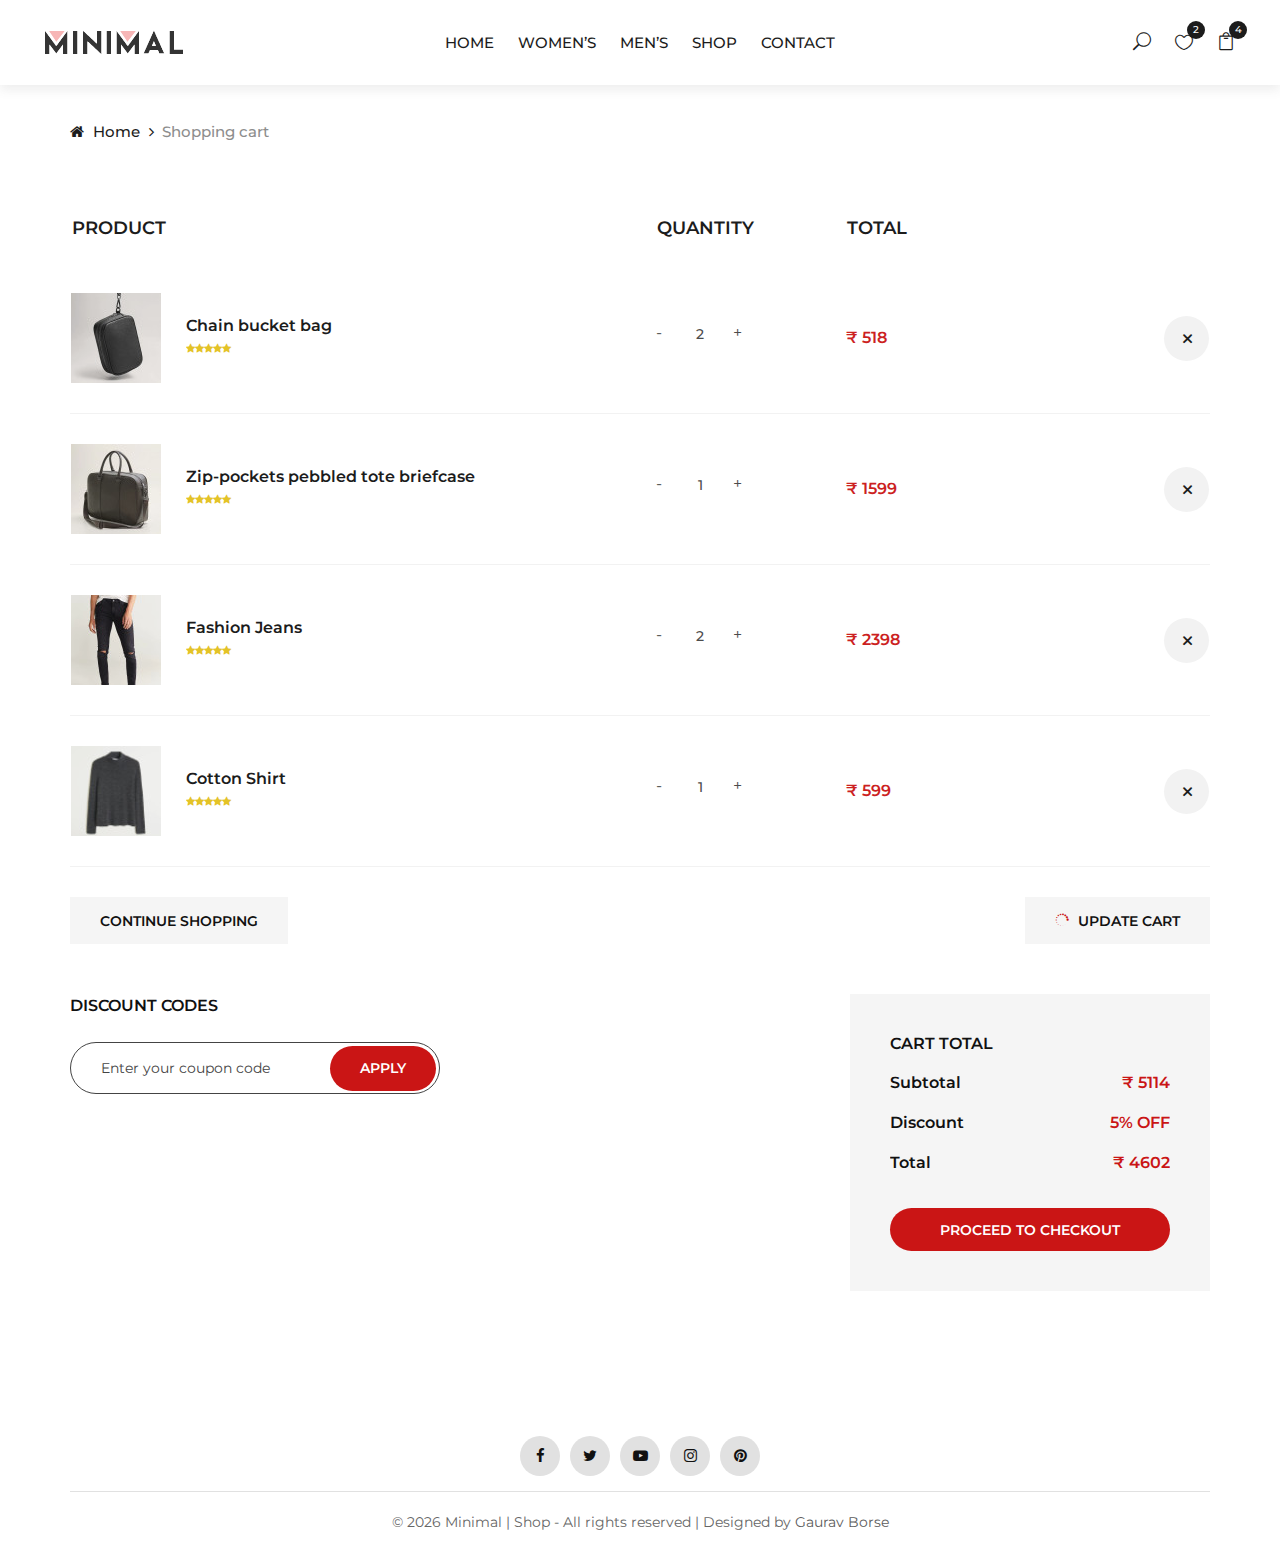
<file: shop-cart.html>
<!DOCTYPE html>
<html lang="zxx">

<head>
    <meta charset="UTF-8">
    <meta name="description" content="Ashion Template">
    <meta name="keywords" content="Ashion, unica, creative, html">
    <meta name="viewport" content="width=device-width, initial-scale=1">
    <meta http-equiv="X-UA-Compatible" content="ie=edge">
    <title>Minimal | Shop &mdash; Cart</title>
    <link rel="shortcut icon" type="image/x-icon" href="./img/logo/cart_logo.png" />

    <!-- Google Font -->
    <link href="https://fonts.googleapis.com/css2?family=Cookie&display=swap" rel="stylesheet">
    <link href="https://fonts.googleapis.com/css2?family=Montserrat:wght@400;500;600;700;800;900&display=swap"
        rel="stylesheet">

    <!-- Css Styles -->
    <link rel="stylesheet" href="css/bootstrap.min.css" type="text/css">
    <link rel="stylesheet" href="css/font-awesome.min.css" type="text/css">
    <link rel="stylesheet" href="css/elegant-icons.css" type="text/css">
    <link rel="stylesheet" href="css/jquery-ui.min.css" type="text/css">
    <link rel="stylesheet" href="css/magnific-popup.css" type="text/css">
    <link rel="stylesheet" href="css/owl.carousel.min.css" type="text/css">
    <link rel="stylesheet" href="css/slicknav.min.css" type="text/css">
    <link rel="stylesheet" href="css/style.css" type="text/css">
    <link rel="stylesheet" href="https://unpkg.com/aos@next/dist/aos.css" />

</head>

<body>
    <!-- Page Preloder -->
    <div id="preloder">
        <div class="loader"></div>
    </div>

    <!-- Offcanvas Menu Begin -->
    <div class="offcanvas-menu-overlay"></div>
    <div class="offcanvas-menu-wrapper">
        <div class="offcanvas__close">+</div>
        <ul class="offcanvas__widget">
            <li><span class="icon_search search-switch"></span></li>
            <li><a href="#"><span class="icon_heart_alt"></span>
                    <div class="tip">2</div>
                </a></li>
            <li><a href="./shop-cart.html"><span class="icon_bag_alt"></span>
                    <div class="tip">4</div>
                </a></li>
        </ul>
        <div class="offcanvas__logo">
            <a href="./index.html"><img src="img/logo/logo.png" alt="" class="logo__center"></a>
        </div>
        <div id="mobile-menu-wrap"></div>
    </div>
    <!-- Offcanvas Menu End -->

    <!-- Header Section Begin -->
    <header class="header">
        <div class="container-fluid">
            <div class="row">
                <div class="col-xl-3 col-lg-2">
                    <div class="header__logo">
                        <a href="./index.html"><img src="img/logo/logo.png" alt=""></a>
                    </div>
                </div>
                <div class="col-xl-6 col-lg-7 text-center">
                    <nav class="header__menu">
                        <ul>
                            <li><a href="./index.html">Home</a></li>
                            <li><a href="./women_shop.html">Women’s</a></li>
                            <li><a href="./men_shop.html">Men’s</a></li>
                            <li><a href="./shop.html">Shop</a></li>
                            <!-- <li><a href="#">Pages</a>
                                <ul class="dropdown">
                                    <li><a href="./product-details.html">Product Details</a></li>
                                    <li><a href="./shop-cart.html">Shop Cart</a></li>
                                    <li><a href="./checkout.html">Checkout</a></li>
                                    <li><a href="./blog-details.html">Blog Details</a></li>
                                </ul>
                            </li> -->
                            <li><a href="./contact.html">Contact</a></li>
                        </ul>
                    </nav>
                </div>
                <div class="col-lg-3">
                    <div class="header__right">
                        <ul class="header__right__widget">
                            <li><span class="icon_search search-switch"></span></li>
                            <li><a href="#"><span class="icon_heart_alt"></span>
                                    <div class="tip">2</div>
                                </a></li>
                            <li><a href="./shop-cart.html"><span class="icon_bag_alt"></span>
                                    <div class="tip">4</div>
                                </a></li>
                        </ul>
                    </div>
                </div>
            </div>
            <div class="canvas__open">
                <i class="fa fa-bars"></i>
            </div>
        </div>
    </header>
    <!-- Header Section End -->

    <!-- Breadcrumb Begin -->
    <div class="breadcrumb-option">
        <div class="container">
            <div class="row">
                <div class="col-lg-12">
                    <div class="breadcrumb__links">
                        <a href="./index.html"><i class="fa fa-home"></i> Home</a>
                        <span>Shopping cart</span>
                    </div>
                </div>
            </div>
        </div>
    </div>
    <!-- Breadcrumb End -->

    <!-- Shop Cart Section Begin -->
    <section class="shop-cart spad">
        <div class="container">
            <div class="row">
                <div class="col-lg-12 col-md-12 col-sm-10">
                    <div class="shop__cart__table">
                        <table class="mr-4">
                            <thead>
                                <tr>
                                    <th>Product</th>
                                    <th>Quantity</th>
                                    <th>Total</th>
                                    <th></th>
                                </tr>
                            </thead>
                            <tbody>
                                <tr class="alert alert-dismissible">
                                    <td class="cart__product__item">
                                        <img src="img/shop-cart/cp-1.jpg" alt="">
                                        <div class="cart__product__item__title">
                                            <h6>Chain bucket bag</h6>
                                            <div class="rating">
                                                <i class="fa fa-star"></i>
                                                <i class="fa fa-star"></i>
                                                <i class="fa fa-star"></i>
                                                <i class="fa fa-star"></i>
                                                <i class="fa fa-star"></i>
                                            </div>
                                        </div>
                                    </td>
                                    <td class="cart__quantity">
                                        <div class="pro-qty">
                                            <input type="text" value="2">
                                        </div>
                                    </td>
                                    <td class="cart__total">₹ 518</td>
                                    <td class="cart__close" data-dismiss="alert"><span class="icon_close"></span></td>
                                </tr>
                                <tr class="alert alert-dismissible">
                                    <td class="cart__product__item">
                                        <img src="img/shop-cart/cp-2.jpg" alt="">
                                        <div class="cart__product__item__title">
                                            <h6>Zip-pockets pebbled tote briefcase</h6>
                                            <div class="rating">
                                                <i class="fa fa-star"></i>
                                                <i class="fa fa-star"></i>
                                                <i class="fa fa-star"></i>
                                                <i class="fa fa-star"></i>
                                                <i class="fa fa-star"></i>
                                            </div>
                                        </div>
                                    </td>
                                    <td class="cart__quantity">
                                        <div class="pro-qty">
                                            <input type="text" value="1">
                                        </div>
                                    </td>
                                    <td class="cart__total">₹ 1599</td>
                                    <td class="cart__close" data-dismiss="alert"><span class="icon_close"></span></td>
                                </tr>
                                <tr class="alert alert-dismissible">
                                    <td class="cart__product__item">
                                        <img src="img/shop-cart/cp-3.jpg" alt="">
                                        <div class="cart__product__item__title">
                                            <h6>Fashion Jeans</h6>
                                            <div class="rating">
                                                <i class="fa fa-star"></i>
                                                <i class="fa fa-star"></i>
                                                <i class="fa fa-star"></i>
                                                <i class="fa fa-star"></i>
                                                <i class="fa fa-star"></i>
                                            </div>
                                        </div>
                                    </td>
                                    <td class="cart__quantity">
                                        <div class="pro-qty">
                                            <input type="text" value="2">
                                        </div>
                                    </td>
                                    <td class="cart__total">₹ 2398</td>
                                    <td class="cart__close" data-dismiss="alert"><span class="icon_close"></span></td>
                                </tr>
                                <tr class="alert alert-dismissible">
                                    <td class="cart__product__item">
                                        <img src="img/shop-cart/cp-4.jpg" alt="">
                                        <div class="cart__product__item__title">
                                            <h6>Cotton Shirt</h6>
                                            <div class="rating">
                                                <i class="fa fa-star"></i>
                                                <i class="fa fa-star"></i>
                                                <i class="fa fa-star"></i>
                                                <i class="fa fa-star"></i>
                                                <i class="fa fa-star"></i>
                                            </div>
                                        </div>
                                    </td>
                                    <td class="cart__quantity">
                                        <div class="pro-qty">
                                            <input type="text" value="1">
                                        </div>
                                    </td>
                                    <td class="cart__total">₹ 599</td>
                                    <td class="cart__close" data-dismiss="alert"><span class="icon_close"></span></td>
                                </tr>
                            </tbody>
                        </table>
                    </div>
                </div>
            </div>
            <div class="row">
                <div class="col-lg-6 col-md-6 col-sm-6">
                    <div class="cart__btn">
                        <a href="./shop.html">Continue Shopping</a>
                    </div>
                </div>
                <div class="col-lg-6 col-md-6 col-sm-6">
                    <div class="cart__btn update__btn">
                        <a href="./shop-cart.html"><span class="icon_loading"></span> Update cart</a>
                    </div>
                </div>
            </div>
            <div class="row">
                <div class="col-lg-6">
                    <div class="discount__content">
                        <h6>Discount codes</h6><br><br>
                        <form action="#">
                            <input type="text" placeholder="Enter your coupon code">
                            <button type="submit" class="site-btn">Apply</button>
                        </form>
                    </div>
                </div>
                <div class="col-lg-4 offset-lg-2">
                    <div class="cart__total__procced">
                        <h6>Cart total</h6>
                        <ul>
                            <li>Subtotal <span>₹ 5114</span></li>
                            <li>Discount <span>5% OFF</span></li>
                            <li>Total <span>₹ 4602</span></li>
                        </ul>
                        <a href="./checkout.html" class="primary-btn">Proceed to checkout</a>
                    </div>
                </div>
            </div>
        </div>
    </section>
    <!-- Shop Cart Section End -->

    <!-- Footer Section Begin -->
    <footer class="footer">
        <div class="container">
            <div class="row">
                <div class="col-lg-4 col-md-8 col-sm-8">

                </div>
            </div>
            <div class="row">
                <div class="col-lg-12">
                    <div class="footer__newslatter d-flex justify-content-center" style="margin-bottom: -25px;">
                        <div class="footer__social">
                            <a href="https://www.facebook.com/Gaurav.borsee/" target="_blank"><i
                                    class="fa fa-facebook"></i></a>
                            <a href="https://twitter.com/GauravB56589101" target="_blank"><i
                                    class="fa fa-twitter"></i></a>
                            <a href="#" target="_blank"><i class="fa fa-youtube-play"></i></a>
                            <a href="https://www.instagram.com/_ek.anjaan_/" target="_blank"><i
                                    class="fa fa-instagram"></i></a>
                            <a href="#" target="_blank"><i class="fa fa-pinterest"></i></a>
                        </div>
                    </div>
                    <div class="footer__copyright__text">
                        <p>&copy;
                            <script>document.write(new Date().getFullYear());</script> Minimal | Shop - All rights
                            reserved | Designed</i> by <a href="https://www.instagram.com/_ek.anjaan_/"
                                target="_blank">Gaurav Borse</a></p>
                    </div>
                </div>
            </div>
        </div>
    </footer>
    <!-- Footer Section End -->

    <!-- Search Begin -->
    <div class="search-model">
        <div class="h-100 d-flex align-items-center justify-content-center">
            <div class="search-close-switch">+</div>
            <form class="search-model-form">
                <input type="text" id="search-input" placeholder="Search here.....">
            </form>
        </div>
    </div>
    <!-- Search End -->

    <!-- Js Plugins -->
    <script src="js/jquery-3.3.1.min.js"></script>
    <script src="js/bootstrap.min.js"></script>
    <script src="js/jquery.magnific-popup.min.js"></script>
    <script src="js/jquery-ui.min.js"></script>
    <script src="js/mixitup.min.js"></script>
    <script src="js/jquery.countdown.min.js"></script>
    <script src="js/jquery.slicknav.js"></script>
    <script src="js/owl.carousel.min.js"></script>
    <script src="js/jquery.nicescroll.min.js"></script>
    <script src="js/main.js"></script>
    <script src="https://unpkg.com/aos@next/dist/aos.js"></script>
    <script>
        AOS.init({
            offset: 150,
            duration: 1000,
            delay: 20
        });
    </script>
</body>

</html>
</file>
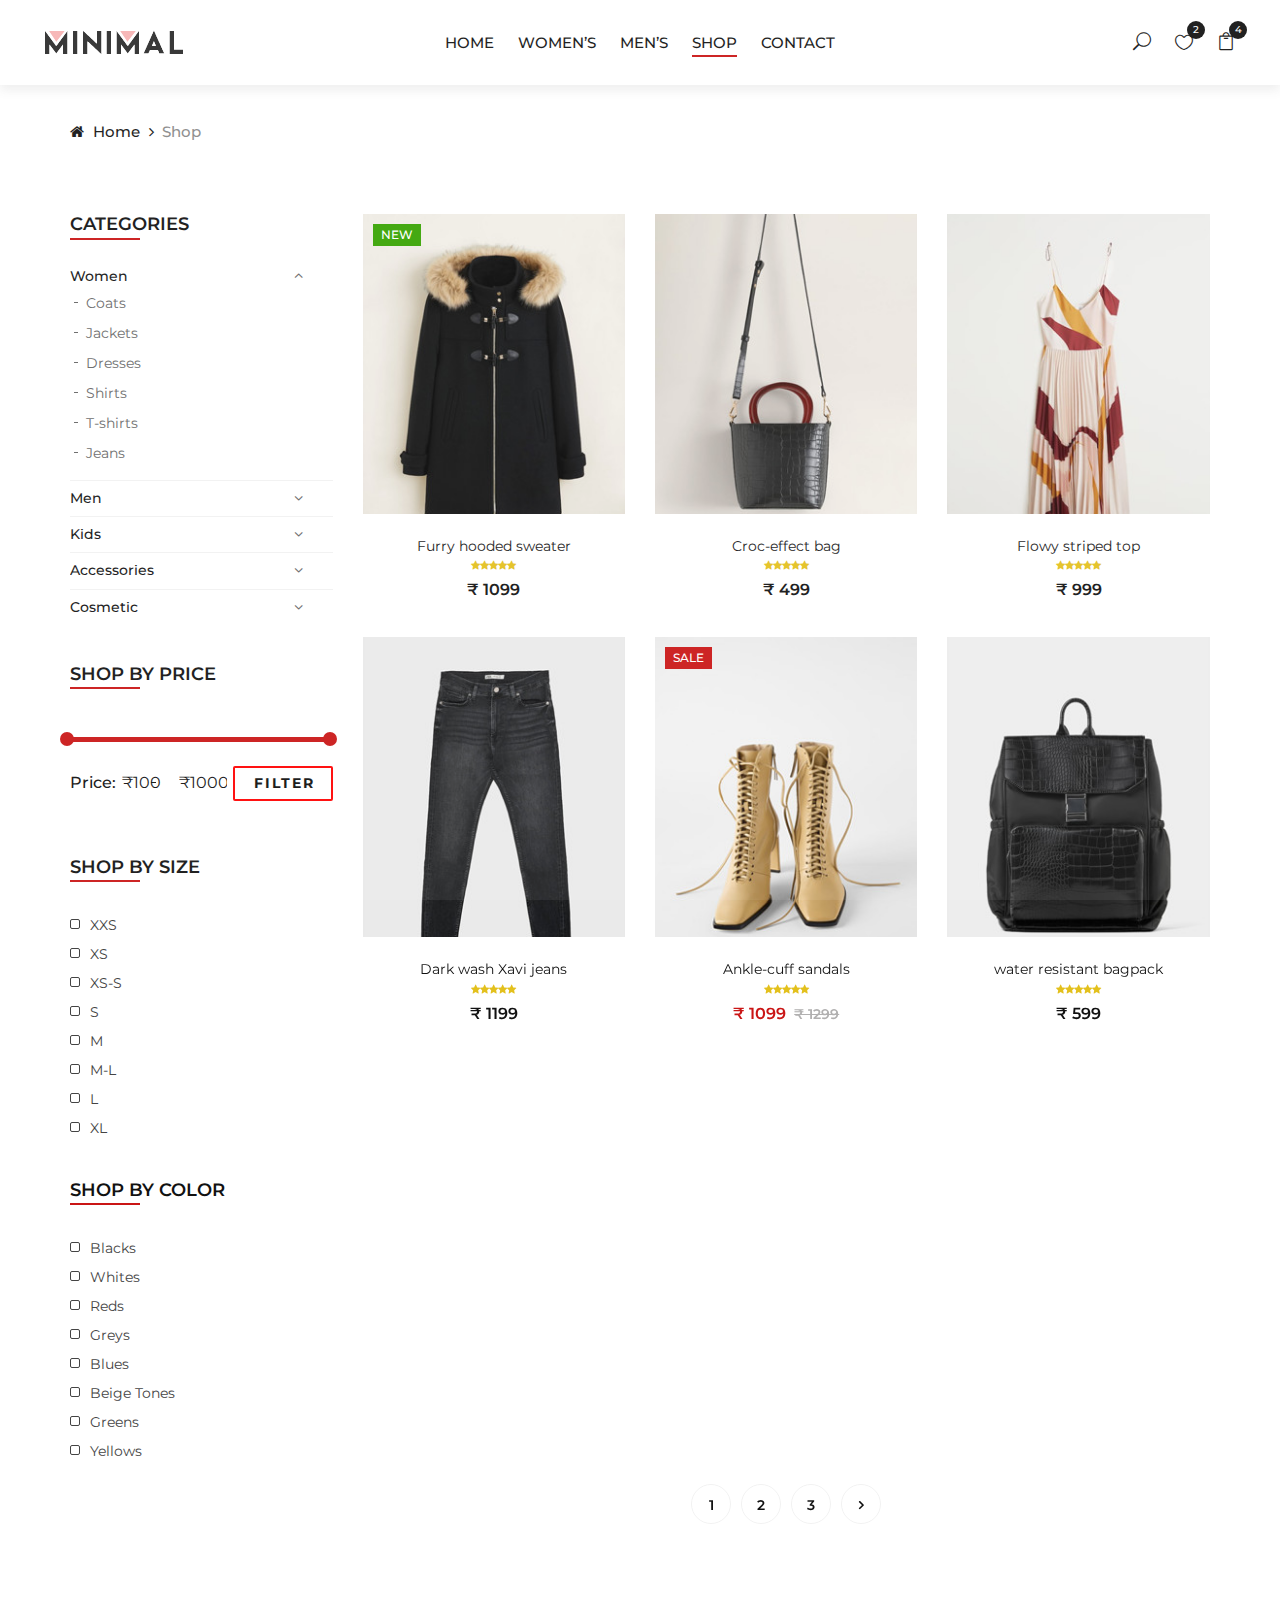
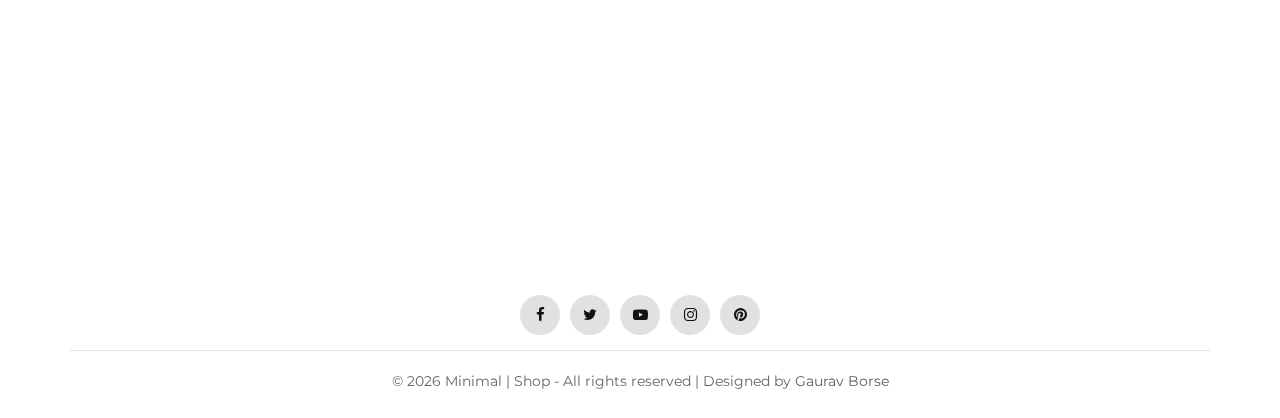
<file: shop.html>
<!DOCTYPE html>
<html lang="zxx">

<head>
    <meta charset="UTF-8">
    <meta name="description" content="Ashion Template">
    <meta name="keywords" content="Ashion, unica, creative, html">
    <meta name="viewport" content="width=device-width, initial-scale=1.0">
    <meta http-equiv="X-UA-Compatible" content="ie=edge">
    <title>Minimal | Shop &mdash; Shop</title>
    <link rel="shortcut icon" type="image/x-icon" href="./img/logo/cart_logo.png" />

    <!-- Google Font -->
    <link href="https://fonts.googleapis.com/css2?family=Cookie&display=swap" rel="stylesheet">
    <link href="https://fonts.googleapis.com/css2?family=Montserrat:wght@400;500;600;700;800;900&display=swap"
        rel="stylesheet">

    <!-- Css Styles -->
    <link rel="stylesheet" href="css/bootstrap.min.css" type="text/css">
    <link rel="stylesheet" href="css/font-awesome.min.css" type="text/css">
    <link rel="stylesheet" href="css/elegant-icons.css" type="text/css">
    <link rel="stylesheet" href="css/jquery-ui.min.css" type="text/css">
    <link rel="stylesheet" href="css/magnific-popup.css" type="text/css">
    <link rel="stylesheet" href="css/owl.carousel.min.css" type="text/css">
    <link rel="stylesheet" href="css/slicknav.min.css" type="text/css">
    <link rel="stylesheet" href="css/style.css" type="text/css">
    <link rel="stylesheet" href="https://unpkg.com/aos@next/dist/aos.css" />
</head>

<body>
    <!-- Page Preloder -->
    <div id="preloder">
        <div class="loader"></div>
    </div>

    <!-- Offcanvas Menu Begin -->
    <div class="offcanvas-menu-overlay"></div>
    <div class="offcanvas-menu-wrapper">
        <div class="offcanvas__close">+</div>
        <ul class="offcanvas__widget">
            <li><span class="icon_search search-switch"></span></li>
            <li><a href="#"><span class="icon_heart_alt"></span>
                    <div class="tip">2</div>
                </a></li>
            <li><a href="./shop-cart.html"><span class="icon_bag_alt"></span>
                    <div class="tip">4</div>
                </a></li>
        </ul>
        <div class="offcanvas__logo">
            <a href="./index.html"><img src="img/logo/logo.png" alt="" class="logo__center"></a>
        </div>
        <div id="mobile-menu-wrap"></div>
    </div>
    <!-- Offcanvas Menu End -->

    <!-- Header Section Begin -->
    <header class="header">
        <div class="container-fluid">
            <div class="row">
                <div class="col-xl-3 col-lg-2">
                    <div class="header__logo">
                        <a href="./index.html"><img src="img/logo/logo.png" alt=""></a>
                    </div>
                </div>
                <div class="col-xl-6 col-lg-7 text-center">
                    <nav class="header__menu">
                        <ul>
                            <li><a href="./index.html">Home</a></li>
                            <li><a href="./women_shop.html">Women’s</a></li>
                            <li><a href="./men_shop.html">Men’s</a></li>
                            <li class="active"><a href="./shop.html">Shop</a></li>
                            <!-- <li><a href="#">Pages</a>
                                <ul class="dropdown">
                                    <li><a href="./product-details.html">Product Details</a></li>
                                    <li><a href="./shop-cart.html">Shop Cart</a></li>
                                    <li><a href="./checkout.html">Checkout</a></li>
                                    <li><a href="./blog-details.html">Blog Details</a></li>
                                </ul>
                            </li> -->
                            <li><a href="./contact.html">Contact</a></li>
                        </ul>
                    </nav>
                </div>
                <div class="col-lg-3">
                    <div class="header__right">
                        <ul class="header__right__widget">
                            <li><span class="icon_search search-switch"></span></li>
                            <li><a href="#"><span class="icon_heart_alt"></span>
                                    <div class="tip">2</div>
                                </a></li>
                            <li><a href="./shop-cart.html"><span class="icon_bag_alt"></span>
                                    <div class="tip">4</div>
                                </a></li>
                        </ul>
                    </div>
                </div>
            </div>
            <div class="canvas__open">
                <i class="fa fa-bars"></i>
            </div>
        </div>
    </header>
    <!-- Header Section End -->

    <!-- Breadcrumb Begin -->
    <div class="breadcrumb-option">
        <div class="container">
            <div class="row">
                <div class="col-lg-12">
                    <div class="breadcrumb__links">
                        <a href="./index.html"><i class="fa fa-home"></i> Home</a>
                        <span>Shop</span>
                    </div>
                </div>
            </div>
        </div>
    </div>
    <!-- Breadcrumb End -->

    <!-- Shop Section Begin -->
    <section class="shop spad">
        <div class="container">
            <div class="row">
                <div class="col-lg-3 col-md-3 d-none d-sm-block">
                    <div class="shop__sidebar">
                        <div class="sidebar__categories">
                            <div class="section-title">
                                <h4>Categories</h4>
                            </div>
                            <div class="categories__accordion">
                                <div class="accordion" id="accordionExample">
                                    <div class="card">
                                        <div class="card-heading active">
                                            <a data-toggle="collapse" data-target="#collapseOne">Women</a>
                                        </div>
                                        <div id="collapseOne" class="collapse show" data-parent="#accordionExample">
                                            <div class="card-body">
                                                <ul>
                                                    <li><a href="#">Coats</a></li>
                                                    <li><a href="#">Jackets</a></li>
                                                    <li><a href="#">Dresses</a></li>
                                                    <li><a href="#">Shirts</a></li>
                                                    <li><a href="#">T-shirts</a></li>
                                                    <li><a href="#">Jeans</a></li>
                                                </ul>
                                            </div>
                                        </div>
                                    </div>
                                    <div class="card">
                                        <div class="card-heading">
                                            <a data-toggle="collapse" data-target="#collapseTwo">Men</a>
                                        </div>
                                        <div id="collapseTwo" class="collapse" data-parent="#accordionExample">
                                            <div class="card-body">
                                                <ul>
                                                    <li><a href="#">Coats</a></li>
                                                    <li><a href="#">Jackets</a></li>
                                                    <li><a href="#">Dresses</a></li>
                                                    <li><a href="#">Shirts</a></li>
                                                    <li><a href="#">T-shirts</a></li>
                                                    <li><a href="#">Jeans</a></li>
                                                </ul>
                                            </div>
                                        </div>
                                    </div>
                                    <div class="card">
                                        <div class="card-heading">
                                            <a data-toggle="collapse" data-target="#collapseThree">Kids</a>
                                        </div>
                                        <div id="collapseThree" class="collapse" data-parent="#accordionExample">
                                            <div class="card-body">
                                                <ul>
                                                    <li><a href="#">Coats</a></li>
                                                    <li><a href="#">Jackets</a></li>
                                                    <li><a href="#">Dresses</a></li>
                                                    <li><a href="#">Shirts</a></li>
                                                    <li><a href="#">T-shirts</a></li>
                                                    <li><a href="#">Jeans</a></li>
                                                </ul>
                                            </div>
                                        </div>
                                    </div>
                                    <div class="card">
                                        <div class="card-heading">
                                            <a data-toggle="collapse" data-target="#collapseFour">Accessories</a>
                                        </div>
                                        <div id="collapseFour" class="collapse" data-parent="#accordionExample">
                                            <div class="card-body">
                                                <ul>
                                                    <li><a href="#">Coats</a></li>
                                                    <li><a href="#">Jackets</a></li>
                                                    <li><a href="#">Dresses</a></li>
                                                    <li><a href="#">Shirts</a></li>
                                                    <li><a href="#">T-shirts</a></li>
                                                    <li><a href="#">Jeans</a></li>
                                                </ul>
                                            </div>
                                        </div>
                                    </div>
                                    <div class="card">
                                        <div class="card-heading">
                                            <a data-toggle="collapse" data-target="#collapseFive">Cosmetic</a>
                                        </div>
                                        <div id="collapseFive" class="collapse" data-parent="#accordionExample">
                                            <div class="card-body">
                                                <ul>
                                                    <li><a href="#">Coats</a></li>
                                                    <li><a href="#">Jackets</a></li>
                                                    <li><a href="#">Dresses</a></li>
                                                    <li><a href="#">Shirts</a></li>
                                                    <li><a href="#">T-shirts</a></li>
                                                    <li><a href="#">Jeans</a></li>
                                                </ul>
                                            </div>
                                        </div>
                                    </div>
                                </div>
                            </div>
                        </div>
                        <div class="sidebar__filter">
                            <div class="section-title">
                                <h4>Shop by price</h4>
                            </div>
                            <div class="filter-range-wrap">
                                <div class="price-range ui-slider ui-corner-all ui-slider-horizontal ui-widget ui-widget-content"
                                    data-min="100" data-max="1000"></div>
                                <div class="range-slider">
                                    <div class="price-input">
                                        <p>Price:</p>
                                        <input type="text" id="minamount">
                                        <input type="text" id="maxamount">
                                    </div>
                                </div>
                            </div>
                            <a href="./shop.html">Filter</a>
                        </div>
                        <div class="sidebar__sizes">
                            <div class="section-title">
                                <h4>Shop by size</h4>
                            </div>
                            <div class="size__list">
                                <label for="xxs">
                                    xxs
                                    <input type="checkbox" id="xxs">
                                    <span class="checkmark"></span>
                                </label>
                                <label for="xs">
                                    xs
                                    <input type="checkbox" id="xs">
                                    <span class="checkmark"></span>
                                </label>
                                <label for="xss">
                                    xs-s
                                    <input type="checkbox" id="xss">
                                    <span class="checkmark"></span>
                                </label>
                                <label for="s">
                                    s
                                    <input type="checkbox" id="s">
                                    <span class="checkmark"></span>
                                </label>
                                <label for="m">
                                    m
                                    <input type="checkbox" id="m">
                                    <span class="checkmark"></span>
                                </label>
                                <label for="ml">
                                    m-l
                                    <input type="checkbox" id="ml">
                                    <span class="checkmark"></span>
                                </label>
                                <label for="l">
                                    l
                                    <input type="checkbox" id="l">
                                    <span class="checkmark"></span>
                                </label>
                                <label for="xl">
                                    xl
                                    <input type="checkbox" id="xl">
                                    <span class="checkmark"></span>
                                </label>
                            </div>
                        </div>
                        <div class="sidebar__color">
                            <div class="section-title">
                                <h4>Shop by color</h4>
                            </div>
                            <div class="size__list color__list">
                                <label for="black">
                                    Blacks
                                    <input type="checkbox" id="black">
                                    <span class="checkmark"></span>
                                </label>
                                <label for="whites">
                                    Whites
                                    <input type="checkbox" id="whites">
                                    <span class="checkmark"></span>
                                </label>
                                <label for="reds">
                                    Reds
                                    <input type="checkbox" id="reds">
                                    <span class="checkmark"></span>
                                </label>
                                <label for="greys">
                                    Greys
                                    <input type="checkbox" id="greys">
                                    <span class="checkmark"></span>
                                </label>
                                <label for="blues">
                                    Blues
                                    <input type="checkbox" id="blues">
                                    <span class="checkmark"></span>
                                </label>
                                <label for="beige">
                                    Beige Tones
                                    <input type="checkbox" id="beige">
                                    <span class="checkmark"></span>
                                </label>
                                <label for="greens">
                                    Greens
                                    <input type="checkbox" id="greens">
                                    <span class="checkmark"></span>
                                </label>
                                <label for="yellows">
                                    Yellows
                                    <input type="checkbox" id="yellows">
                                    <span class="checkmark"></span>
                                </label>
                            </div>
                        </div>
                    </div>
                </div>
                <div class="col-lg-9 col-md-9">
                    <div class="row">
                        <div class="col-lg-4 col-md-6">
                            <div class="product__item">
                                <div class="product__item__pic set-bg" data-setbg="img/shop/shop-1.jpg">
                                    <div class="label new">New</div>
                                    <ul class="product__hover">
                                        <li><a href="img/shop/shop-1.jpg" class="image-popup"><span
                                                    class="arrow_expand"></span></a></li>
                                        <li><a href="#"><span class="icon_heart_alt"></span></a></li>
                                        <li><a href="#"><span class="icon_bag_alt"></span></a></li>
                                    </ul>
                                </div>
                                <div class="product__item__text">
                                    <h6><a href="#">Furry hooded sweater</a></h6>
                                    <div class="rating">
                                        <i class="fa fa-star"></i>
                                        <i class="fa fa-star"></i>
                                        <i class="fa fa-star"></i>
                                        <i class="fa fa-star"></i>
                                        <i class="fa fa-star"></i>
                                    </div>
                                    <div class="product__price">₹ 1099</div>
                                </div>
                            </div>
                        </div>
                        <div class="col-lg-4 col-md-6">
                            <div class="product__item">
                                <div class="product__item__pic set-bg" data-setbg="img/shop/shop-2.jpg">
                                    <ul class="product__hover">
                                        <li><a href="img/shop/shop-2.jpg" class="image-popup"><span
                                                    class="arrow_expand"></span></a></li>
                                        <li><a href="#"><span class="icon_heart_alt"></span></a></li>
                                        <li><a href="#"><span class="icon_bag_alt"></span></a></li>
                                    </ul>
                                </div>
                                <div class="product__item__text">
                                    <h6><a href="#">Croc-effect bag</a></h6>
                                    <div class="rating">
                                        <i class="fa fa-star"></i>
                                        <i class="fa fa-star"></i>
                                        <i class="fa fa-star"></i>
                                        <i class="fa fa-star"></i>
                                        <i class="fa fa-star"></i>
                                    </div>
                                    <div class="product__price">₹ 499</div>
                                </div>
                            </div>
                        </div>
                        <div class="col-lg-4 col-md-6">
                            <div class="product__item">
                                <div class="product__item__pic set-bg" data-setbg="img/shop/shop-3.jpg">
                                    <ul class="product__hover">
                                        <li><a href="img/shop/shop-3.jpg" class="image-popup"><span
                                                    class="arrow_expand"></span></a></li>
                                        <li><a href="#"><span class="icon_heart_alt"></span></a></li>
                                        <li><a href="#"><span class="icon_bag_alt"></span></a></li>
                                    </ul>
                                </div>
                                <div class="product__item__text">
                                    <h6><a href="#">Flowy striped top</a></h6>
                                    <div class="rating">
                                        <i class="fa fa-star"></i>
                                        <i class="fa fa-star"></i>
                                        <i class="fa fa-star"></i>
                                        <i class="fa fa-star"></i>
                                        <i class="fa fa-star"></i>
                                    </div>
                                    <div class="product__price">₹ 999</div>
                                </div>
                            </div>
                        </div>
                        <div class="col-lg-4 col-md-6" data-aos="fade-up">
                            <div class="product__item">
                                <div class="product__item__pic set-bg" data-setbg="img/shop/shop-4.jpg">
                                    <ul class="product__hover">
                                        <li><a href="img/shop/shop-4.jpg" class="image-popup"><span
                                                    class="arrow_expand"></span></a></li>
                                        <li><a href="#"><span class="icon_heart_alt"></span></a></li>
                                        <li><a href="#"><span class="icon_bag_alt"></span></a></li>
                                    </ul>
                                </div>
                                <div class="product__item__text">
                                    <h6><a href="#">Dark wash Xavi jeans</a></h6>
                                    <div class="rating">
                                        <i class="fa fa-star"></i>
                                        <i class="fa fa-star"></i>
                                        <i class="fa fa-star"></i>
                                        <i class="fa fa-star"></i>
                                        <i class="fa fa-star"></i>
                                    </div>
                                    <div class="product__price">₹ 1199</div>
                                </div>
                            </div>
                        </div>
                        <div class="col-lg-4 col-md-6" data-aos="fade-up">
                            <div class="product__item sale">
                                <div class="product__item__pic set-bg" data-setbg="img/shop/shop-5.jpg">
                                    <div class="label">Sale</div>
                                    <ul class="product__hover">
                                        <li><a href="img/shop/shop-5.jpg" class="image-popup"><span
                                                    class="arrow_expand"></span></a></li>
                                        <li><a href="#"><span class="icon_heart_alt"></span></a></li>
                                        <li><a href="#"><span class="icon_bag_alt"></span></a></li>
                                    </ul>
                                </div>
                                <div class="product__item__text">
                                    <h6><a href="#">Ankle-cuff sandals</a></h6>
                                    <div class="rating">
                                        <i class="fa fa-star"></i>
                                        <i class="fa fa-star"></i>
                                        <i class="fa fa-star"></i>
                                        <i class="fa fa-star"></i>
                                        <i class="fa fa-star"></i>
                                    </div>
                                    <div class="product__price">₹ 1099 <span>₹ 1299</span></div>
                                </div>
                            </div>
                        </div>
                        <div class="col-lg-4 col-md-6" data-aos="fade-up">
                            <div class="product__item">
                                <div class="product__item__pic set-bg" data-setbg="img/shop/shop-6.jpg">
                                    <ul class="product__hover">
                                        <li><a href="img/shop/shop-6.jpg" class="image-popup"><span
                                                    class="arrow_expand"></span></a></li>
                                        <li><a href="#"><span class="icon_heart_alt"></span></a></li>
                                        <li><a href="#"><span class="icon_bag_alt"></span></a></li>
                                    </ul>
                                </div>
                                <div class="product__item__text">
                                    <h6><a href="#">water resistant bagpack</a></h6>
                                    <div class="rating">
                                        <i class="fa fa-star"></i>
                                        <i class="fa fa-star"></i>
                                        <i class="fa fa-star"></i>
                                        <i class="fa fa-star"></i>
                                        <i class="fa fa-star"></i>
                                    </div>
                                    <div class="product__price">₹ 599</div>
                                </div>
                            </div>
                        </div>
                        <div class="col-lg-4 col-md-6" data-aos="fade-up">
                            <div class="product__item">
                                <div class="product__item__pic set-bg" data-setbg="img/shop/shop-7.jpg">
                                    <ul class="product__hover">
                                        <li><a href="img/shop/shop-7.jpg" class="image-popup"><span
                                                    class="arrow_expand"></span></a></li>
                                        <li><a href="#"><span class="icon_heart_alt"></span></a></li>
                                        <li><a href="#"><span class="icon_bag_alt"></span></a></li>
                                    </ul>
                                </div>
                                <div class="product__item__text">
                                    <h6><a href="#">Circular pendant earrings</a></h6>
                                    <div class="rating">
                                        <i class="fa fa-star"></i>
                                        <i class="fa fa-star"></i>
                                        <i class="fa fa-star"></i>
                                        <i class="fa fa-star"></i>
                                        <i class="fa fa-star"></i>
                                    </div>
                                    <div class="product__price">₹ 199</div>
                                </div>
                            </div>
                        </div>
                        <div class="col-lg-4 col-md-6" data-aos="fade-up">
                            <div class="product__item">
                                <div class="product__item__pic set-bg" data-setbg="img/shop/shop-8.jpg">
                                    <div class="label stockout stockblue">Out Of Stock</div>
                                    <ul class="product__hover">
                                        <li><a href="img/shop/shop-8.jpg" class="image-popup"><span
                                                    class="arrow_expand"></span></a></li>
                                        <li><a href="#"><span class="icon_heart_alt"></span></a></li>
                                        <li><a href="#"><span class="icon_bag_alt"></span></a></li>
                                    </ul>
                                </div>
                                <div class="product__item__text">
                                    <h6><a href="#">Cotton muffler</a></h6>
                                    <div class="rating">
                                        <i class="fa fa-star"></i>
                                        <i class="fa fa-star"></i>
                                        <i class="fa fa-star"></i>
                                        <i class="fa fa-star"></i>
                                        <i class="fa fa-star"></i>
                                    </div>
                                    <div class="product__price">₹ 299</div>
                                </div>
                            </div>
                        </div>
                        <div class="col-lg-4 col-md-6" data-aos="fade-up">
                            <div class="product__item sale">
                                <div class="product__item__pic set-bg" data-setbg="img/shop/shop-9.jpg">
                                    <div class="label">Sale</div>
                                    <ul class="product__hover">
                                        <li><a href="img/shop/shop-9.jpg" class="image-popup"><span
                                                    class="arrow_expand"></span></a></li>
                                        <li><a href="#"><span class="icon_heart_alt"></span></a></li>
                                        <li><a href="#"><span class="icon_bag_alt"></span></a></li>
                                    </ul>
                                </div>
                                <div class="product__item__text">
                                    <h6><a href="#">Long sandals</a></h6>
                                    <div class="rating">
                                        <i class="fa fa-star"></i>
                                        <i class="fa fa-star"></i>
                                        <i class="fa fa-star"></i>
                                        <i class="fa fa-star"></i>
                                        <i class="fa fa-star"></i>
                                    </div>
                                    <div class="product__price">₹ 1299 <span>₹ 1599</span></div>
                                </div>
                            </div>
                        </div>
                        <div class="col-lg-12 text-center">
                            <div class="pagination__option">
                                <a href="#">1</a>
                                <a href="#">2</a>
                                <a href="#">3</a>
                                <a href="#"><i class="fa fa-angle-right"></i></a>
                            </div>
                        </div>
                    </div>
                </div>
            </div>
        </div>
    </section>
    <!-- Shop Section End -->

    <!-- Instagram Begin -->
    <div class="instagram" data-aos="fade-up">
        <div class="container-fluid">
            <div class="row">
                <div class="col-lg-2 col-md-4 col-sm-4 p-2">
                    <div class="instagram__item set-bg" data-setbg="img/instagram/insta-1.jpg">
                        <div class="instagram__text">
                            <i class="fa fa-instagram"></i>
                            <a href="#">@ minimal_shop</a>
                        </div>
                    </div>
                </div>
                <div class="col-lg-2 col-md-4 col-sm-4 p-2">
                    <div class="instagram__item set-bg" data-setbg="img/instagram/insta-2.jpg">
                        <div class="instagram__text">
                            <i class="fa fa-instagram"></i>
                            <a href="#">@ minimal_shop</a>
                        </div>
                    </div>
                </div>
                <div class="col-lg-2 col-md-4 col-sm-4 p-2">
                    <div class="instagram__item set-bg" data-setbg="img/instagram/insta-3.jpg">
                        <div class="instagram__text">
                            <i class="fa fa-instagram"></i>
                            <a href="#">@ minimal_shop</a>
                        </div>
                    </div>
                </div>
                <div class="col-lg-2 col-md-4 col-sm-4 p-2">
                    <div class="instagram__item set-bg" data-setbg="img/instagram/insta-4.jpg">
                        <div class="instagram__text">
                            <i class="fa fa-instagram"></i>
                            <a href="#">@ minimal_shop</a>
                        </div>
                    </div>
                </div>
                <div class="col-lg-2 col-md-4 col-sm-4 p-2">
                    <div class="instagram__item set-bg" data-setbg="img/instagram/insta-5.jpg">
                        <div class="instagram__text">
                            <i class="fa fa-instagram"></i>
                            <a href="#">@ minimal_shop</a>
                        </div>
                    </div>
                </div>
                <div class="col-lg-2 col-md-4 col-sm-4 p-2">
                    <div class="instagram__item set-bg" data-setbg="img/instagram/insta-2.jpg">
                        <div class="instagram__text">
                            <i class="fa fa-instagram"></i>
                            <a href="#">@ minimal_shop</a>
                        </div>
                    </div>
                </div>
            </div>
        </div>
    </div>
    <!-- Instagram End -->

    <!-- Footer Section Begin -->
    <footer class="footer">
        <div class="container">
            <div class="row">
                <div class="col-lg-4 col-md-8 col-sm-8">

                </div>
            </div>
            <div class="row">
                <div class="col-lg-12">
                    <div class="footer__newslatter d-flex justify-content-center" style="margin-bottom: -25px;">
                        <div class="footer__social">
                            <a href="https://www.facebook.com/Gaurav.borsee/" target="_blank"><i
                                    class="fa fa-facebook"></i></a>
                            <a href="https://twitter.com/GauravB56589101" target="_blank"><i
                                    class="fa fa-twitter"></i></a>
                            <a href="#" target="_blank"><i class="fa fa-youtube-play"></i></a>
                            <a href="https://www.instagram.com/_ek.anjaan_/" target="_blank"><i
                                    class="fa fa-instagram"></i></a>
                            <a href="#" target="_blank"><i class="fa fa-pinterest"></i></a>
                        </div>
                    </div>
                    <div class="footer__copyright__text">
                        <p>&copy;
                            <script>document.write(new Date().getFullYear());</script> Minimal | Shop - All rights
                            reserved | Designed</i> by <a href="https://www.instagram.com/_ek.anjaan_/"
                                target="_blank">Gaurav Borse</a></p>
                    </div>
                </div>
            </div>
        </div>
    </footer>
    <!-- Footer Section End -->

    <!-- Search Begin -->
    <div class="search-model">
        <div class="h-100 d-flex align-items-center justify-content-center">
            <div class="search-close-switch">+</div>
            <form class="search-model-form">
                <input type="text" id="search-input" placeholder="Search here.....">
            </form>
        </div>
    </div>
    <!-- Search End -->

    <!-- Js Plugins -->
    <script src="js/jquery-3.3.1.min.js"></script>
    <script src="js/bootstrap.min.js"></script>
    <script src="js/jquery.magnific-popup.min.js"></script>
    <script src="js/jquery-ui.min.js"></script>
    <script src="js/mixitup.min.js"></script>
    <script src="js/jquery.countdown.min.js"></script>
    <script src="js/jquery.slicknav.js"></script>
    <script src="js/owl.carousel.min.js"></script>
    <script src="js/jquery.nicescroll.min.js"></script>
    <script src="js/main.js"></script>
    <script src="https://unpkg.com/aos@next/dist/aos.js"></script>
    <script>
        AOS.init({
            offset: 150,
            duration: 1000,
            delay: 20
        });
    </script>
</body>

</html>
</file>
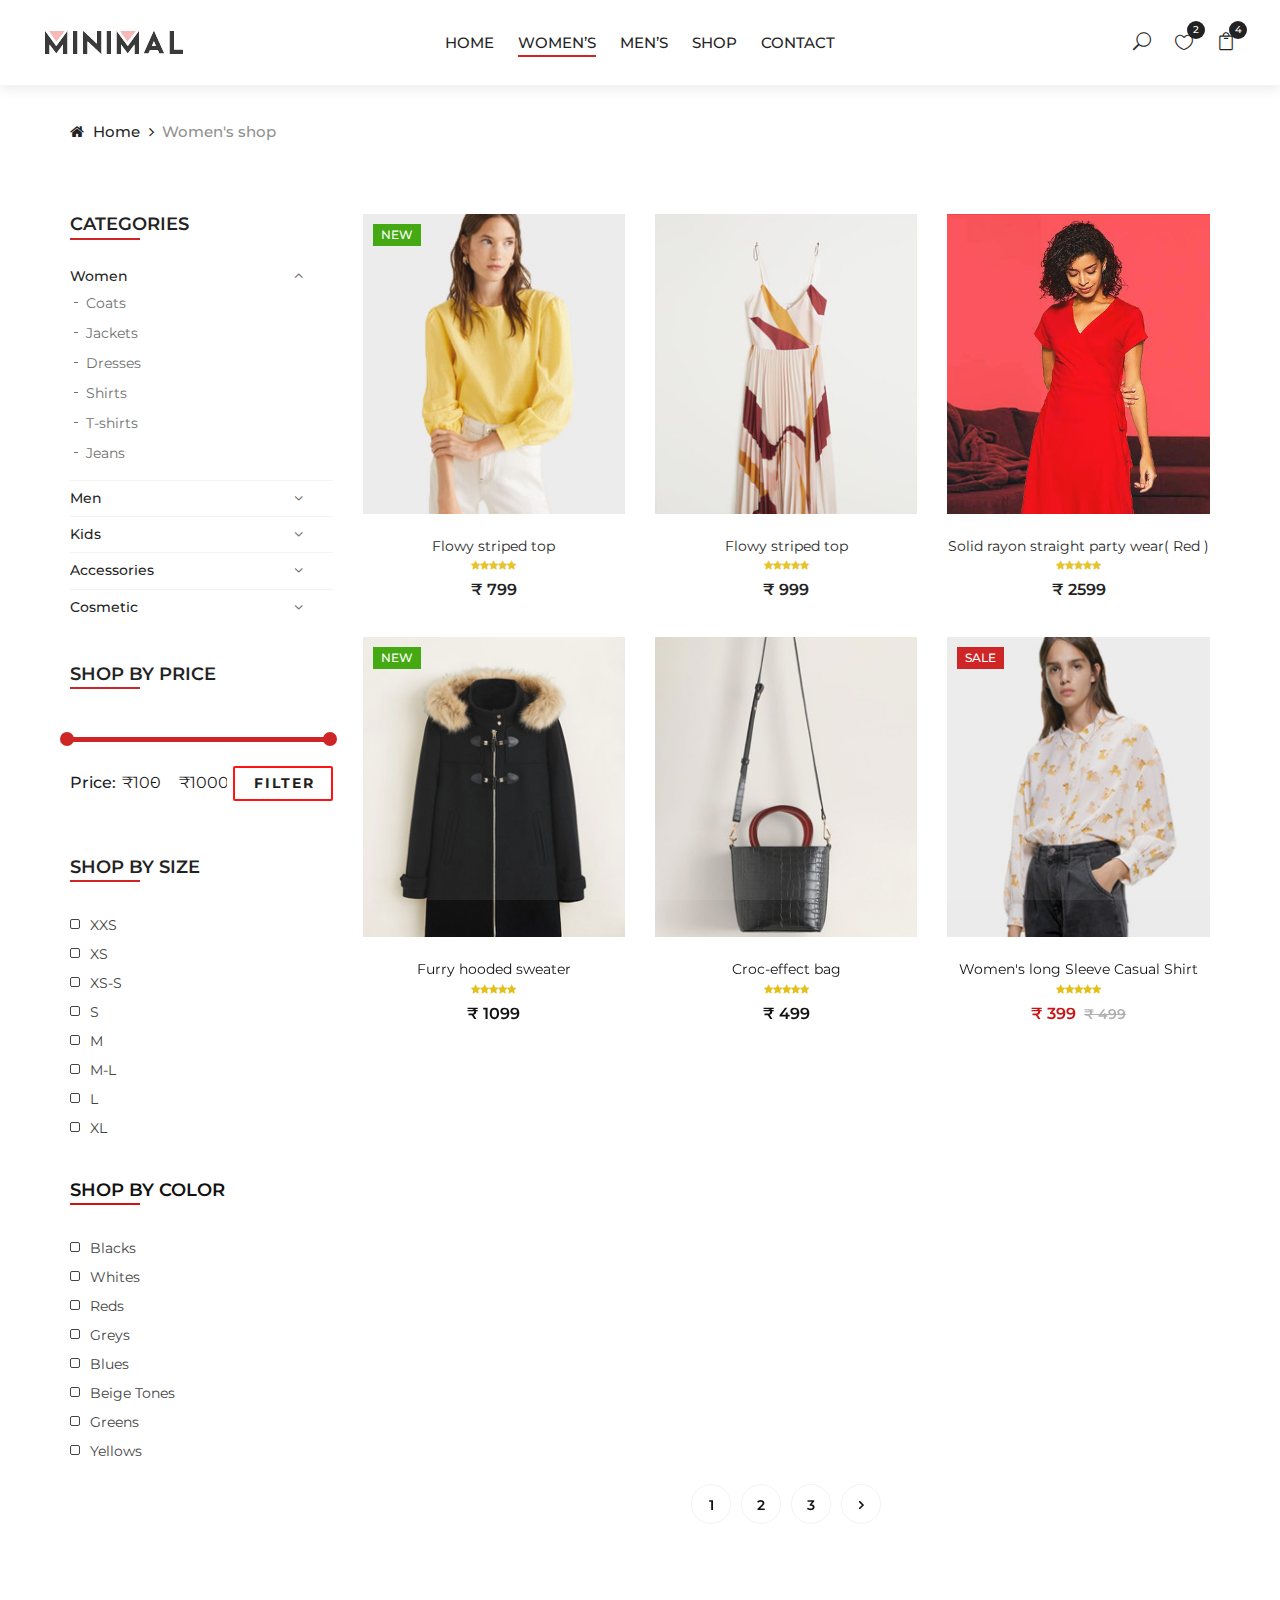
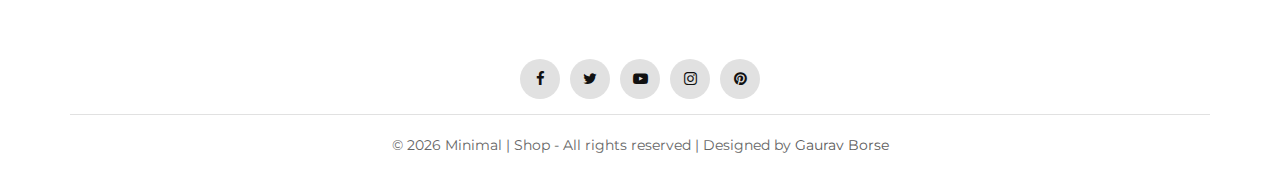
<file: women_shop.html>
<!DOCTYPE html>
<html lang="zxx">

<head>
    <meta charset="UTF-8">
    <meta name="description" content="Ashion Template">
    <meta name="keywords" content="Ashion, unica, creative, html">
    <meta name="viewport" content="width=device-width, initial-scale=1.0">
    <meta http-equiv="X-UA-Compatible" content="ie=edge">
    <title>Minimal | Shop &mdash; Women</title>
    <link rel="shortcut icon" type="image/x-icon" href="./img/logo/cart_logo.png" />

    <!-- Google Font -->
    <link href="https://fonts.googleapis.com/css2?family=Cookie&display=swap" rel="stylesheet">
    <link href="https://fonts.googleapis.com/css2?family=Montserrat:wght@400;500;600;700;800;900&display=swap"
        rel="stylesheet">

    <!-- Css Styles -->
    <link rel="stylesheet" href="css/bootstrap.min.css" type="text/css">
    <link rel="stylesheet" href="css/font-awesome.min.css" type="text/css">
    <link rel="stylesheet" href="css/elegant-icons.css" type="text/css">
    <link rel="stylesheet" href="css/jquery-ui.min.css" type="text/css">
    <link rel="stylesheet" href="css/magnific-popup.css" type="text/css">
    <link rel="stylesheet" href="css/owl.carousel.min.css" type="text/css">
    <link rel="stylesheet" href="css/slicknav.min.css" type="text/css">
    <link rel="stylesheet" href="css/style.css" type="text/css">
    <link rel="stylesheet" href="https://unpkg.com/aos@next/dist/aos.css" />
</head>

<body>
    <!-- Page Preloder -->
    <div id="preloder">
        <div class="loader"></div>
    </div>

    <!-- Offcanvas Menu Begin -->
    <div class="offcanvas-menu-overlay"></div>
    <div class="offcanvas-menu-wrapper">
        <div class="offcanvas__close">+</div>
        <ul class="offcanvas__widget">
            <li><span class="icon_search search-switch"></span></li>
            <li><a href="#"><span class="icon_heart_alt"></span>
                    <div class="tip">2</div>
                </a></li>
            <li><a href="#"><span class="icon_bag_alt"></span>
                    <div class="tip">4</div>
                </a></li>
        </ul>
        <div class="offcanvas__logo">
            <a href="./index.html"><img src="img/logo/logo.png" alt="" class="logo__center"></a>
        </div>
        <div id="mobile-menu-wrap"></div>
    </div>
    <!-- Offcanvas Menu End -->

    <!-- Header Section Begin -->
    <header class="header">
        <div class="container-fluid">
            <div class="row">
                <div class="col-xl-3 col-lg-2">
                    <div class="header__logo">
                        <a href="./index.html"><img src="img/logo/logo.png" alt=""></a>
                    </div>
                </div>
                <div class="col-xl-6 col-lg-7 text-center">
                    <nav class="header__menu">
                        <ul>
                            <li><a href="./index.html">Home</a></li>
                            <li class="active"><a href="./women_shop.html">Women’s</a></li>
                            <li><a href="./men_shop.html">Men’s</a></li>
                            <li><a href="./shop.html">Shop</a></li>
                            <!-- <li><a href="#">Pages</a>
                                <ul class="dropdown">
                                    <li><a href="./product-details.html">Product Details</a></li>
                                    <li><a href="./shop-cart.html">Shop Cart</a></li>
                                    <li><a href="./checkout.html">Checkout</a></li>
                                    <li><a href="./blog-details.html">Blog Details</a></li>
                                </ul>
                            </li> -->
                            <li><a href="./contact.html">Contact</a></li>
                        </ul>
                    </nav>
                </div>
                <div class="col-lg-3">
                    <div class="header__right">
                        <ul class="header__right__widget">
                            <li><span class="icon_search search-switch"></span></li>
                            <li><a href="#"><span class="icon_heart_alt"></span>
                                    <div class="tip">2</div>
                                </a></li>
                            <li><a href="./shop-cart.html"><span class="icon_bag_alt"></span>
                                    <div class="tip">4</div>
                                </a></li>
                        </ul>
                    </div>
                </div>
            </div>
            <div class="canvas__open">
                <i class="fa fa-bars"></i>
            </div>
        </div>
    </header>
    <!-- Header Section End -->

    <!-- Breadcrumb Begin -->
    <div class="breadcrumb-option">
        <div class="container">
            <div class="row">
                <div class="col-lg-12">
                    <div class="breadcrumb__links">
                        <a href="./index.html"><i class="fa fa-home"></i> Home</a>
                        <span>Women's shop</span>
                    </div>
                </div>
            </div>
        </div>
    </div>
    <!-- Breadcrumb End -->

    <!-- Shop Section Begin -->
    <section class="shop spad">
        <div class="container">
            <div class="row">
                <div class="col-lg-3 col-md-3 d-none d-sm-block">
                    <div class="shop__sidebar">
                        <div class="sidebar__categories">
                            <div class="section-title">
                                <h4>Categories</h4>
                            </div>
                            <div class="categories__accordion">
                                <div class="accordion" id="accordionExample">
                                    <div class="card">
                                        <div class="card-heading active">
                                            <a data-toggle="collapse" data-target="#collapseOne">Women</a>
                                        </div>
                                        <div id="collapseOne" class="collapse show" data-parent="#accordionExample">
                                            <div class="card-body">
                                                <ul>
                                                    <li><a href="#">Coats</a></li>
                                                    <li><a href="#">Jackets</a></li>
                                                    <li><a href="#">Dresses</a></li>
                                                    <li><a href="#">Shirts</a></li>
                                                    <li><a href="#">T-shirts</a></li>
                                                    <li><a href="#">Jeans</a></li>
                                                </ul>
                                            </div>
                                        </div>
                                    </div>
                                    <div class="card">
                                        <div class="card-heading">
                                            <a data-toggle="collapse" data-target="#collapseTwo">Men</a>
                                        </div>
                                        <div id="collapseTwo" class="collapse" data-parent="#accordionExample">
                                            <div class="card-body">
                                                <ul>
                                                    <li><a href="#">Coats</a></li>
                                                    <li><a href="#">Jackets</a></li>
                                                    <li><a href="#">Dresses</a></li>
                                                    <li><a href="#">Shirts</a></li>
                                                    <li><a href="#">T-shirts</a></li>
                                                    <li><a href="#">Jeans</a></li>
                                                </ul>
                                            </div>
                                        </div>
                                    </div>
                                    <div class="card">
                                        <div class="card-heading">
                                            <a data-toggle="collapse" data-target="#collapseThree">Kids</a>
                                        </div>
                                        <div id="collapseThree" class="collapse" data-parent="#accordionExample">
                                            <div class="card-body">
                                                <ul>
                                                    <li><a href="#">Coats</a></li>
                                                    <li><a href="#">Jackets</a></li>
                                                    <li><a href="#">Dresses</a></li>
                                                    <li><a href="#">Shirts</a></li>
                                                    <li><a href="#">T-shirts</a></li>
                                                    <li><a href="#">Jeans</a></li>
                                                </ul>
                                            </div>
                                        </div>
                                    </div>
                                    <div class="card">
                                        <div class="card-heading">
                                            <a data-toggle="collapse" data-target="#collapseFour">Accessories</a>
                                        </div>
                                        <div id="collapseFour" class="collapse" data-parent="#accordionExample">
                                            <div class="card-body">
                                                <ul>
                                                    <li><a href="#">Coats</a></li>
                                                    <li><a href="#">Jackets</a></li>
                                                    <li><a href="#">Dresses</a></li>
                                                    <li><a href="#">Shirts</a></li>
                                                    <li><a href="#">T-shirts</a></li>
                                                    <li><a href="#">Jeans</a></li>
                                                </ul>
                                            </div>
                                        </div>
                                    </div>
                                    <div class="card">
                                        <div class="card-heading">
                                            <a data-toggle="collapse" data-target="#collapseFive">Cosmetic</a>
                                        </div>
                                        <div id="collapseFive" class="collapse" data-parent="#accordionExample">
                                            <div class="card-body">
                                                <ul>
                                                    <li><a href="#">Coats</a></li>
                                                    <li><a href="#">Jackets</a></li>
                                                    <li><a href="#">Dresses</a></li>
                                                    <li><a href="#">Shirts</a></li>
                                                    <li><a href="#">T-shirts</a></li>
                                                    <li><a href="#">Jeans</a></li>
                                                </ul>
                                            </div>
                                        </div>
                                    </div>
                                </div>
                            </div>
                        </div>
                        <div class="sidebar__filter">
                            <div class="section-title">
                                <h4>Shop by price</h4>
                            </div>
                            <div class="filter-range-wrap">
                                <div class="price-range ui-slider ui-corner-all ui-slider-horizontal ui-widget ui-widget-content"
                                    data-min="100" data-max="1000"></div>
                                <div class="range-slider">
                                    <div class="price-input">
                                        <p>Price:</p>
                                        <input type="text" id="minamount">
                                        <input type="text" id="maxamount">
                                    </div>
                                </div>
                            </div>
                            <a href="./shop.html">Filter</a>
                        </div>
                        <div class="sidebar__sizes">
                            <div class="section-title">
                                <h4>Shop by size</h4>
                            </div>
                            <div class="size__list">
                                <label for="xxs">
                                    xxs
                                    <input type="checkbox" id="xxs">
                                    <span class="checkmark"></span>
                                </label>
                                <label for="xs">
                                    xs
                                    <input type="checkbox" id="xs">
                                    <span class="checkmark"></span>
                                </label>
                                <label for="xss">
                                    xs-s
                                    <input type="checkbox" id="xss">
                                    <span class="checkmark"></span>
                                </label>
                                <label for="s">
                                    s
                                    <input type="checkbox" id="s">
                                    <span class="checkmark"></span>
                                </label>
                                <label for="m">
                                    m
                                    <input type="checkbox" id="m">
                                    <span class="checkmark"></span>
                                </label>
                                <label for="ml">
                                    m-l
                                    <input type="checkbox" id="ml">
                                    <span class="checkmark"></span>
                                </label>
                                <label for="l">
                                    l
                                    <input type="checkbox" id="l">
                                    <span class="checkmark"></span>
                                </label>
                                <label for="xl">
                                    xl
                                    <input type="checkbox" id="xl">
                                    <span class="checkmark"></span>
                                </label>
                            </div>
                        </div>
                        <div class="sidebar__color">
                            <div class="section-title">
                                <h4>Shop by color</h4>
                            </div>
                            <div class="size__list color__list">
                                <label for="black">
                                    Blacks
                                    <input type="checkbox" id="black">
                                    <span class="checkmark"></span>
                                </label>
                                <label for="whites">
                                    Whites
                                    <input type="checkbox" id="whites">
                                    <span class="checkmark"></span>
                                </label>
                                <label for="reds">
                                    Reds
                                    <input type="checkbox" id="reds">
                                    <span class="checkmark"></span>
                                </label>
                                <label for="greys">
                                    Greys
                                    <input type="checkbox" id="greys">
                                    <span class="checkmark"></span>
                                </label>
                                <label for="blues">
                                    Blues
                                    <input type="checkbox" id="blues">
                                    <span class="checkmark"></span>
                                </label>
                                <label for="beige">
                                    Beige Tones
                                    <input type="checkbox" id="beige">
                                    <span class="checkmark"></span>
                                </label>
                                <label for="greens">
                                    Greens
                                    <input type="checkbox" id="greens">
                                    <span class="checkmark"></span>
                                </label>
                                <label for="yellows">
                                    Yellows
                                    <input type="checkbox" id="yellows">
                                    <span class="checkmark"></span>
                                </label>
                            </div>
                        </div>
                    </div>
                </div>
                <div class="col-lg-9 col-md-9">
                    <div class="row">
                        <div class="col-lg-4 col-md-6">
                            <div class="product__item">
                                <div class="product__item__pic set-bg" data-setbg="img/product/product-1.jpg">
                                    <div class="label new">New</div>
                                    <ul class="product__hover">
                                        <li><a href="img/product/product-1.jpg" class="image-popup"><span
                                                    class="arrow_expand"></span></a></li>
                                        <li><a href="#"><span class="icon_heart_alt"></span></a></li>
                                        <li><a href="#"><span class="icon_bag_alt"></span></a></li>
                                    </ul>
                                </div>
                                <div class="product__item__text">
                                    <h6><a href="#">Flowy striped top</a></h6>
                                    <div class="rating">
                                        <i class="fa fa-star"></i>
                                        <i class="fa fa-star"></i>
                                        <i class="fa fa-star"></i>
                                        <i class="fa fa-star"></i>
                                        <i class="fa fa-star"></i>
                                    </div>
                                    <div class="product__price">₹ 799</div>
                                </div>
                            </div>
                        </div>
                        <div class="col-lg-4 col-md-6">
                            <div class="product__item">
                                <div class="product__item__pic set-bg" data-setbg="img/shop/shop-3.jpg">
                                    <ul class="product__hover">
                                        <li><a href="img/shop/shop-3.jpg" class="image-popup"><span
                                                    class="arrow_expand"></span></a></li>
                                        <li><a href="#"><span class="icon_heart_alt"></span></a></li>
                                        <li><a href="#"><span class="icon_bag_alt"></span></a></li>
                                    </ul>
                                </div>
                                <div class="product__item__text">
                                    <h6><a href="#">Flowy striped top</a></h6>
                                    <div class="rating">
                                        <i class="fa fa-star"></i>
                                        <i class="fa fa-star"></i>
                                        <i class="fa fa-star"></i>
                                        <i class="fa fa-star"></i>
                                        <i class="fa fa-star"></i>
                                    </div>
                                    <div class="product__price">₹ 999</div>
                                </div>
                            </div>
                        </div>
                        <div class="col-lg-4 col-md-6">
                            <div class="product__item">
                                <div class="product__item__pic set-bg" data-setbg="img/product/product-9.jpg">
                                    <ul class="product__hover">
                                        <li><a href="img/product/product-4.jpg" class="image-popup"><span
                                                    class="arrow_expand"></span></a></li>
                                        <li><a href="#"><span class="icon_heart_alt"></span></a></li>
                                        <li><a href="#"><span class="icon_bag_alt"></span></a></li>
                                    </ul>
                                </div>
                                <div class="product__item__text">
                                    <h6><a href="#">Solid rayon straight party wear( Red )</a></h6>
                                    <div class="rating">
                                        <i class="fa fa-star"></i>
                                        <i class="fa fa-star"></i>
                                        <i class="fa fa-star"></i>
                                        <i class="fa fa-star"></i>
                                        <i class="fa fa-star"></i>
                                    </div>
                                    <div class="product__price">₹ 2599</div>
                                </div>
                            </div>
                        </div>
                        <div class="col-lg-4 col-md-6" data-aos="fade-up">
                            <div class="product__item">
                                <div class="product__item__pic set-bg" data-setbg="img/shop/shop-1.jpg">
                                    <div class="label new">New</div>
                                    <ul class="product__hover">
                                        <li><a href="img/shop/shop-1.jpg" class="image-popup"><span
                                                    class="arrow_expand"></span></a></li>
                                        <li><a href="#"><span class="icon_heart_alt"></span></a></li>
                                        <li><a href="#"><span class="icon_bag_alt"></span></a></li>
                                    </ul>
                                </div>
                                <div class="product__item__text">
                                    <h6><a href="#">Furry hooded sweater</a></h6>
                                    <div class="rating">
                                        <i class="fa fa-star"></i>
                                        <i class="fa fa-star"></i>
                                        <i class="fa fa-star"></i>
                                        <i class="fa fa-star"></i>
                                        <i class="fa fa-star"></i>
                                    </div>
                                    <div class="product__price">₹ 1099</div>
                                </div>
                            </div>
                        </div>
                        <div class="col-lg-4 col-md-6" data-aos="fade-up">
                            <div class="product__item">
                                <div class="product__item__pic set-bg" data-setbg="img/shop/shop-2.jpg">
                                    <ul class="product__hover">
                                        <li><a href="img/shop/shop-2.jpg" class="image-popup"><span
                                                    class="arrow_expand"></span></a></li>
                                        <li><a href="#"><span class="icon_heart_alt"></span></a></li>
                                        <li><a href="#"><span class="icon_bag_alt"></span></a></li>
                                    </ul>
                                </div>
                                <div class="product__item__text">
                                    <h6><a href="#">Croc-effect bag</a></h6>
                                    <div class="rating">
                                        <i class="fa fa-star"></i>
                                        <i class="fa fa-star"></i>
                                        <i class="fa fa-star"></i>
                                        <i class="fa fa-star"></i>
                                        <i class="fa fa-star"></i>
                                    </div>
                                    <div class="product__price">₹ 499</div>
                                </div>
                            </div>
                        </div>
                        <div class="col-lg-4 col-md-6" data-aos="fade-up">
                            <div class="product__item sale">
                                <div class="product__item__pic set-bg" data-setbg="img/product/product-6.jpg">
                                    <div class="label sale">Sale</div>
                                    <ul class="product__hover">
                                        <li><a href="img/product/product-6.jpg" class="image-popup"><span
                                                    class="arrow_expand"></span></a></li>
                                        <li><a href="#"><span class="icon_heart_alt"></span></a></li>
                                        <li><a href="#"><span class="icon_bag_alt"></span></a></li>
                                    </ul>
                                </div>
                                <div class="product__item__text">
                                    <h6><a href="#">Women's long Sleeve Casual Shirt</a></h6>
                                    <div class="rating">
                                        <i class="fa fa-star"></i>
                                        <i class="fa fa-star"></i>
                                        <i class="fa fa-star"></i>
                                        <i class="fa fa-star"></i>
                                        <i class="fa fa-star"></i>
                                    </div>
                                    <div class="product__price">₹ 399 <span>₹ 499</span></div>
                                </div>
                            </div>
                        </div>
                        <div class="col-lg-4 col-md-6" data-aos="fade-up">
                            <div class="product__item sale">
                                <div class="product__item__pic set-bg" data-setbg="img/shop/shop-5.jpg">
                                    <div class="label">Sale</div>
                                    <ul class="product__hover">
                                        <li><a href="img/shop/shop-5.jpg" class="image-popup"><span
                                                    class="arrow_expand"></span></a></li>
                                        <li><a href="#"><span class="icon_heart_alt"></span></a></li>
                                        <li><a href="#"><span class="icon_bag_alt"></span></a></li>
                                    </ul>
                                </div>
                                <div class="product__item__text">
                                    <h6><a href="#">Ankle-cuff sandals</a></h6>
                                    <div class="rating">
                                        <i class="fa fa-star"></i>
                                        <i class="fa fa-star"></i>
                                        <i class="fa fa-star"></i>
                                        <i class="fa fa-star"></i>
                                        <i class="fa fa-star"></i>
                                    </div>
                                    <div class="product__price">₹ 1099 <span>₹ 1299</span></div>
                                </div>
                            </div>
                        </div>
                        <div class="col-lg-4 col-md-6" data-aos="fade-up">
                            <div class="product__item">
                                <div class="product__item__pic set-bg" data-setbg="img/shop/shop-7.jpg">
                                    <ul class="product__hover">
                                        <li><a href="img/shop/shop-7.jpg" class="image-popup"><span
                                                    class="arrow_expand"></span></a></li>
                                        <li><a href="#"><span class="icon_heart_alt"></span></a></li>
                                        <li><a href="#"><span class="icon_bag_alt"></span></a></li>
                                    </ul>
                                </div>
                                <div class="product__item__text">
                                    <h6><a href="#">Circular pendant earrings</a></h6>
                                    <div class="rating">
                                        <i class="fa fa-star"></i>
                                        <i class="fa fa-star"></i>
                                        <i class="fa fa-star"></i>
                                        <i class="fa fa-star"></i>
                                        <i class="fa fa-star"></i>
                                    </div>
                                    <div class="product__price">₹ 199</div>
                                </div>
                            </div>
                        </div>
                        <div class="col-lg-4 col-md-6" data-aos="fade-up">
                            <div class="product__item sale">
                                <div class="product__item__pic set-bg" data-setbg="img/shop/shop-9.jpg">
                                    <div class="label">Sale</div>
                                    <ul class="product__hover">
                                        <li><a href="img/shop/shop-9.jpg" class="image-popup"><span
                                                    class="arrow_expand"></span></a></li>
                                        <li><a href="#"><span class="icon_heart_alt"></span></a></li>
                                        <li><a href="#"><span class="icon_bag_alt"></span></a></li>
                                    </ul>
                                </div>
                                <div class="product__item__text">
                                    <h6><a href="#">Long sandals</a></h6>
                                    <div class="rating">
                                        <i class="fa fa-star"></i>
                                        <i class="fa fa-star"></i>
                                        <i class="fa fa-star"></i>
                                        <i class="fa fa-star"></i>
                                        <i class="fa fa-star"></i>
                                    </div>
                                    <div class="product__price">₹ 1299 <span>₹ 1599</span></div>
                                </div>
                            </div>
                        </div>
                        <div class="col-lg-12 text-center">
                            <div class="pagination__option">
                                <a href="#">1</a>
                                <a href="#">2</a>
                                <a href="#">3</a>
                                <a href="#"><i class="fa fa-angle-right"></i></a>
                            </div>
                        </div>
                    </div>
                </div>
            </div>
        </div>
    </section>
    <!-- Shop Section End -->

    <!-- Footer Section Begin -->
    <footer class="footer">
        <div class="container">
            <div class="row">
                <div class="col-lg-4 col-md-8 col-sm-8">

                </div>
            </div>
            <div class="row">
                <div class="col-lg-12">
                    <div class="footer__newslatter d-flex justify-content-center" style="margin-bottom: -25px;">
                        <div class="footer__social">
                            <a href="https://www.facebook.com/Gaurav.borsee/" target="_blank"><i
                                    class="fa fa-facebook"></i></a>
                            <a href="https://twitter.com/GauravB56589101" target="_blank"><i
                                    class="fa fa-twitter"></i></a>
                            <a href="#" target="_blank"><i class="fa fa-youtube-play"></i></a>
                            <a href="https://www.instagram.com/_ek.anjaan_/" target="_blank"><i
                                    class="fa fa-instagram"></i></a>
                            <a href="#" target="_blank"><i class="fa fa-pinterest"></i></a>
                        </div>
                    </div>
                    <div class="footer__copyright__text">
                        <p>&copy;
                            <script>document.write(new Date().getFullYear());</script> Minimal | Shop - All rights
                            reserved | Designed</i> by <a href="https://www.instagram.com/_ek.anjaan_/"
                                target="_blank">Gaurav Borse</a></p>
                    </div>
                </div>
            </div>
        </div>
    </footer>
    <!-- Footer Section End -->

    <!-- Search Begin -->
    <div class="search-model">
        <div class="h-100 d-flex align-items-center justify-content-center">
            <div class="search-close-switch">+</div>
            <form class="search-model-form">
                <input type="text" id="search-input" placeholder="Search here.....">
            </form>
        </div>
    </div>
    <!-- Search End -->

    <!-- Js Plugins -->
    <script src="js/jquery-3.3.1.min.js"></script>
    <script src="js/bootstrap.min.js"></script>
    <script src="js/jquery.magnific-popup.min.js"></script>
    <script src="js/jquery-ui.min.js"></script>
    <script src="js/mixitup.min.js"></script>
    <script src="js/jquery.countdown.min.js"></script>
    <script src="js/jquery.slicknav.js"></script>
    <script src="js/owl.carousel.min.js"></script>
    <script src="js/jquery.nicescroll.min.js"></script>
    <script src="js/main.js"></script>
    <script src="https://unpkg.com/aos@next/dist/aos.js"></script>
    <script>
        AOS.init({
            offset: 150,
            duration: 1000,
            delay: 20
        });
    </script>
</body>

</html>
</file>
<file: css/elegant-icons.css>
@font-face {
	font-family: 'ElegantIcons';
	src:url('../fonts/ElegantIcons.eot');
	src:url('../fonts/ElegantIcons.eot?#iefix') format('embedded-opentype'),
		url('../fonts/ElegantIcons.woff') format('woff'),
		url('../fonts/ElegantIcons.ttf') format('truetype'),
		url('../fonts/ElegantIcons.svg#ElegantIcons') format('svg');
	font-weight: normal;
	font-style: normal;
}

/* Use the following CSS code if you want to use data attributes for inserting your icons */
[data-icon]:before {
	font-family: 'ElegantIcons';
	content: attr(data-icon);
	speak: none;
	font-weight: normal;
	font-variant: normal;
	text-transform: none;
	line-height: 1;
	-webkit-font-smoothing: antialiased;
	-moz-osx-font-smoothing: grayscale;
}

/* Use the following CSS code if you want to have a class per icon */
/*
Instead of a list of all class selectors,
you can use the generic selector below, but it's slower:
[class*="your-class-prefix"] {
*/
.arrow_up, .arrow_down, .arrow_left, .arrow_right, .arrow_left-up, .arrow_right-up, .arrow_right-down, .arrow_left-down, .arrow-up-down, .arrow_up-down_alt, .arrow_left-right_alt, .arrow_left-right, .arrow_expand_alt2, .arrow_expand_alt, .arrow_condense, .arrow_expand, .arrow_move, .arrow_carrot-up, .arrow_carrot-down, .arrow_carrot-left, .arrow_carrot-right, .arrow_carrot-2up, .arrow_carrot-2down, .arrow_carrot-2left, .arrow_carrot-2right, .arrow_carrot-up_alt2, .arrow_carrot-down_alt2, .arrow_carrot-left_alt2, .arrow_carrot-right_alt2, .arrow_carrot-2up_alt2, .arrow_carrot-2down_alt2, .arrow_carrot-2left_alt2, .arrow_carrot-2right_alt2, .arrow_triangle-up, .arrow_triangle-down, .arrow_triangle-left, .arrow_triangle-right, .arrow_triangle-up_alt2, .arrow_triangle-down_alt2, .arrow_triangle-left_alt2, .arrow_triangle-right_alt2, .arrow_back, .icon_minus-06, .icon_plus, .icon_close, .icon_check, .icon_minus_alt2, .icon_plus_alt2, .icon_close_alt2, .icon_check_alt2, .icon_zoom-out_alt, .icon_zoom-in_alt, .icon_search, .icon_box-empty, .icon_box-selected, .icon_minus-box, .icon_plus-box, .icon_box-checked, .icon_circle-empty, .icon_circle-slelected, .icon_stop_alt2, .icon_stop, .icon_pause_alt2, .icon_pause, .icon_menu, .icon_menu-square_alt2, .icon_menu-circle_alt2, .icon_ul, .icon_ol, .icon_adjust-horiz, .icon_adjust-vert, .icon_document_alt, .icon_documents_alt, .icon_pencil, .icon_pencil-edit_alt, .icon_pencil-edit, .icon_folder-alt, .icon_folder-open_alt, .icon_folder-add_alt, .icon_info_alt, .icon_error-oct_alt, .icon_error-circle_alt, .icon_error-triangle_alt, .icon_question_alt2, .icon_question, .icon_comment_alt, .icon_chat_alt, .icon_vol-mute_alt, .icon_volume-low_alt, .icon_volume-high_alt, .icon_quotations, .icon_quotations_alt2, .icon_clock_alt, .icon_lock_alt, .icon_lock-open_alt, .icon_key_alt, .icon_cloud_alt, .icon_cloud-upload_alt, .icon_cloud-download_alt, .icon_image, .icon_images, .icon_lightbulb_alt, .icon_gift_alt, .icon_house_alt, .icon_genius, .icon_mobile, .icon_tablet, .icon_laptop, .icon_desktop, .icon_camera_alt, .icon_mail_alt, .icon_cone_alt, .icon_ribbon_alt, .icon_bag_alt, .icon_creditcard, .icon_cart_alt, .icon_paperclip, .icon_tag_alt, .icon_tags_alt, .icon_trash_alt, .icon_cursor_alt, .icon_mic_alt, .icon_compass_alt, .icon_pin_alt, .icon_pushpin_alt, .icon_map_alt, .icon_drawer_alt, .icon_toolbox_alt, .icon_book_alt, .icon_calendar, .icon_film, .icon_table, .icon_contacts_alt, .icon_headphones, .icon_lifesaver, .icon_piechart, .icon_refresh, .icon_link_alt, .icon_link, .icon_loading, .icon_blocked, .icon_archive_alt, .icon_heart_alt, .icon_star_alt, .icon_star-half_alt, .icon_star, .icon_star-half, .icon_tools, .icon_tool, .icon_cog, .icon_cogs, .arrow_up_alt, .arrow_down_alt, .arrow_left_alt, .arrow_right_alt, .arrow_left-up_alt, .arrow_right-up_alt, .arrow_right-down_alt, .arrow_left-down_alt, .arrow_condense_alt, .arrow_expand_alt3, .arrow_carrot_up_alt, .arrow_carrot-down_alt, .arrow_carrot-left_alt, .arrow_carrot-right_alt, .arrow_carrot-2up_alt, .arrow_carrot-2dwnn_alt, .arrow_carrot-2left_alt, .arrow_carrot-2right_alt, .arrow_triangle-up_alt, .arrow_triangle-down_alt, .arrow_triangle-left_alt, .arrow_triangle-right_alt, .icon_minus_alt, .icon_plus_alt, .icon_close_alt, .icon_check_alt, .icon_zoom-out, .icon_zoom-in, .icon_stop_alt, .icon_menu-square_alt, .icon_menu-circle_alt, .icon_document, .icon_documents, .icon_pencil_alt, .icon_folder, .icon_folder-open, .icon_folder-add, .icon_folder_upload, .icon_folder_download, .icon_info, .icon_error-circle, .icon_error-oct, .icon_error-triangle, .icon_question_alt, .icon_comment, .icon_chat, .icon_vol-mute, .icon_volume-low, .icon_volume-high, .icon_quotations_alt, .icon_clock, .icon_lock, .icon_lock-open, .icon_key, .icon_cloud, .icon_cloud-upload, .icon_cloud-download, .icon_lightbulb, .icon_gift, .icon_house, .icon_camera, .icon_mail, .icon_cone, .icon_ribbon, .icon_bag, .icon_cart, .icon_tag, .icon_tags, .icon_trash, .icon_cursor, .icon_mic, .icon_compass, .icon_pin, .icon_pushpin, .icon_map, .icon_drawer, .icon_toolbox, .icon_book, .icon_contacts, .icon_archive, .icon_heart, .icon_profile, .icon_group, .icon_grid-2x2, .icon_grid-3x3, .icon_music, .icon_pause_alt, .icon_phone, .icon_upload, .icon_download, .social_facebook, .social_twitter, .social_pinterest, .social_googleplus, .social_tumblr, .social_tumbleupon, .social_wordpress, .social_instagram, .social_dribbble, .social_vimeo, .social_linkedin, .social_rss, .social_deviantart, .social_share, .social_myspace, .social_skype, .social_youtube, .social_picassa, .social_googledrive, .social_flickr, .social_blogger, .social_spotify, .social_delicious, .social_facebook_circle, .social_twitter_circle, .social_pinterest_circle, .social_googleplus_circle, .social_tumblr_circle, .social_stumbleupon_circle, .social_wordpress_circle, .social_instagram_circle, .social_dribbble_circle, .social_vimeo_circle, .social_linkedin_circle, .social_rss_circle, .social_deviantart_circle, .social_share_circle, .social_myspace_circle, .social_skype_circle, .social_youtube_circle, .social_picassa_circle, .social_googledrive_alt2, .social_flickr_circle, .social_blogger_circle, .social_spotify_circle, .social_delicious_circle, .social_facebook_square, .social_twitter_square, .social_pinterest_square, .social_googleplus_square, .social_tumblr_square, .social_stumbleupon_square, .social_wordpress_square, .social_instagram_square, .social_dribbble_square, .social_vimeo_square, .social_linkedin_square, .social_rss_square, .social_deviantart_square, .social_share_square, .social_myspace_square, .social_skype_square, .social_youtube_square, .social_picassa_square, .social_googledrive_square, .social_flickr_square, .social_blogger_square, .social_spotify_square, .social_delicious_square, .icon_printer, .icon_calulator, .icon_building, .icon_floppy, .icon_drive, .icon_search-2, .icon_id, .icon_id-2, .icon_puzzle, .icon_like, .icon_dislike, .icon_mug, .icon_currency, .icon_wallet, .icon_pens, .icon_easel, .icon_flowchart, .icon_datareport, .icon_briefcase, .icon_shield, .icon_percent, .icon_globe, .icon_globe-2, .icon_target, .icon_hourglass, .icon_balance, .icon_rook, .icon_printer-alt, .icon_calculator_alt, .icon_building_alt, .icon_floppy_alt, .icon_drive_alt, .icon_search_alt, .icon_id_alt, .icon_id-2_alt, .icon_puzzle_alt, .icon_like_alt, .icon_dislike_alt, .icon_mug_alt, .icon_currency_alt, .icon_wallet_alt, .icon_pens_alt, .icon_easel_alt, .icon_flowchart_alt, .icon_datareport_alt, .icon_briefcase_alt, .icon_shield_alt, .icon_percent_alt, .icon_globe_alt, .icon_clipboard {
	font-family: 'ElegantIcons';
	speak: none;
	font-style: normal;
	font-weight: normal;
	font-variant: normal;
	text-transform: none;
	line-height: 1;
	-webkit-font-smoothing: antialiased;
}
.arrow_up:before {
	content: "\21";
}
.arrow_down:before {
	content: "\22";
}
.arrow_left:before {
	content: "\23";
}
.arrow_right:before {
	content: "\24";
}
.arrow_left-up:before {
	content: "\25";
}
.arrow_right-up:before {
	content: "\26";
}
.arrow_right-down:before {
	content: "\27";
}
.arrow_left-down:before {
	content: "\28";
}
.arrow-up-down:before {
	content: "\29";
}
.arrow_up-down_alt:before {
	content: "\2a";
}
.arrow_left-right_alt:before {
	content: "\2b";
}
.arrow_left-right:before {
	content: "\2c";
}
.arrow_expand_alt2:before {
	content: "\2d";
}
.arrow_expand_alt:before {
	content: "\2e";
}
.arrow_condense:before {
	content: "\2f";
}
.arrow_expand:before {
	content: "\30";
}
.arrow_move:before {
	content: "\31";
}
.arrow_carrot-up:before {
	content: "\32";
}
.arrow_carrot-down:before {
	content: "\33";
}
.arrow_carrot-left:before {
	content: "\34";
}
.arrow_carrot-right:before {
	content: "\35";
}
.arrow_carrot-2up:before {
	content: "\36";
}
.arrow_carrot-2down:before {
	content: "\37";
}
.arrow_carrot-2left:before {
	content: "\38";
}
.arrow_carrot-2right:before {
	content: "\39";
}
.arrow_carrot-up_alt2:before {
	content: "\3a";
}
.arrow_carrot-down_alt2:before {
	content: "\3b";
}
.arrow_carrot-left_alt2:before {
	content: "\3c";
}
.arrow_carrot-right_alt2:before {
	content: "\3d";
}
.arrow_carrot-2up_alt2:before {
	content: "\3e";
}
.arrow_carrot-2down_alt2:before {
	content: "\3f";
}
.arrow_carrot-2left_alt2:before {
	content: "\40";
}
.arrow_carrot-2right_alt2:before {
	content: "\41";
}
.arrow_triangle-up:before {
	content: "\42";
}
.arrow_triangle-down:before {
	content: "\43";
}
.arrow_triangle-left:before {
	content: "\44";
}
.arrow_triangle-right:before {
	content: "\45";
}
.arrow_triangle-up_alt2:before {
	content: "\46";
}
.arrow_triangle-down_alt2:before {
	content: "\47";
}
.arrow_triangle-left_alt2:before {
	content: "\48";
}
.arrow_triangle-right_alt2:before {
	content: "\49";
}
.arrow_back:before {
	content: "\4a";
}
.icon_minus-06:before {
	content: "\4b";
}
.icon_plus:before {
	content: "\4c";
}
.icon_close:before {
	content: "\4d";
}
.icon_check:before {
	content: "\4e";
}
.icon_minus_alt2:before {
	content: "\4f";
}
.icon_plus_alt2:before {
	content: "\50";
}
.icon_close_alt2:before {
	content: "\51";
}
.icon_check_alt2:before {
	content: "\52";
}
.icon_zoom-out_alt:before {
	content: "\53";
}
.icon_zoom-in_alt:before {
	content: "\54";
}
.icon_search:before {
	content: "\55";
}
.icon_box-empty:before {
	content: "\56";
}
.icon_box-selected:before {
	content: "\57";
}
.icon_minus-box:before {
	content: "\58";
}
.icon_plus-box:before {
	content: "\59";
}
.icon_box-checked:before {
	content: "\5a";
}
.icon_circle-empty:before {
	content: "\5b";
}
.icon_circle-slelected:before {
	content: "\5c";
}
.icon_stop_alt2:before {
	content: "\5d";
}
.icon_stop:before {
	content: "\5e";
}
.icon_pause_alt2:before {
	content: "\5f";
}
.icon_pause:before {
	content: "\60";
}
.icon_menu:before {
	content: "\61";
}
.icon_menu-square_alt2:before {
	content: "\62";
}
.icon_menu-circle_alt2:before {
	content: "\63";
}
.icon_ul:before {
	content: "\64";
}
.icon_ol:before {
	content: "\65";
}
.icon_adjust-horiz:before {
	content: "\66";
}
.icon_adjust-vert:before {
	content: "\67";
}
.icon_document_alt:before {
	content: "\68";
}
.icon_documents_alt:before {
	content: "\69";
}
.icon_pencil:before {
	content: "\6a";
}
.icon_pencil-edit_alt:before {
	content: "\6b";
}
.icon_pencil-edit:before {
	content: "\6c";
}
.icon_folder-alt:before {
	content: "\6d";
}
.icon_folder-open_alt:before {
	content: "\6e";
}
.icon_folder-add_alt:before {
	content: "\6f";
}
.icon_info_alt:before {
	content: "\70";
}
.icon_error-oct_alt:before {
	content: "\71";
}
.icon_error-circle_alt:before {
	content: "\72";
}
.icon_error-triangle_alt:before {
	content: "\73";
}
.icon_question_alt2:before {
	content: "\74";
}
.icon_question:before {
	content: "\75";
}
.icon_comment_alt:before {
	content: "\76";
}
.icon_chat_alt:before {
	content: "\77";
}
.icon_vol-mute_alt:before {
	content: "\78";
}
.icon_volume-low_alt:before {
	content: "\79";
}
.icon_volume-high_alt:before {
	content: "\7a";
}
.icon_quotations:before {
	content: "\7b";
}
.icon_quotations_alt2:before {
	content: "\7c";
}
.icon_clock_alt:before {
	content: "\7d";
}
.icon_lock_alt:before {
	content: "\7e";
}
.icon_lock-open_alt:before {
	content: "\e000";
}
.icon_key_alt:before {
	content: "\e001";
}
.icon_cloud_alt:before {
	content: "\e002";
}
.icon_cloud-upload_alt:before {
	content: "\e003";
}
.icon_cloud-download_alt:before {
	content: "\e004";
}
.icon_image:before {
	content: "\e005";
}
.icon_images:before {
	content: "\e006";
}
.icon_lightbulb_alt:before {
	content: "\e007";
}
.icon_gift_alt:before {
	content: "\e008";
}
.icon_house_alt:before {
	content: "\e009";
}
.icon_genius:before {
	content: "\e00a";
}
.icon_mobile:before {
	content: "\e00b";
}
.icon_tablet:before {
	content: "\e00c";
}
.icon_laptop:before {
	content: "\e00d";
}
.icon_desktop:before {
	content: "\e00e";
}
.icon_camera_alt:before {
	content: "\e00f";
}
.icon_mail_alt:before {
	content: "\e010";
}
.icon_cone_alt:before {
	content: "\e011";
}
.icon_ribbon_alt:before {
	content: "\e012";
}
.icon_bag_alt:before {
	content: "\e013";
}
.icon_creditcard:before {
	content: "\e014";
}
.icon_cart_alt:before {
	content: "\e015";
}
.icon_paperclip:before {
	content: "\e016";
}
.icon_tag_alt:before {
	content: "\e017";
}
.icon_tags_alt:before {
	content: "\e018";
}
.icon_trash_alt:before {
	content: "\e019";
}
.icon_cursor_alt:before {
	content: "\e01a";
}
.icon_mic_alt:before {
	content: "\e01b";
}
.icon_compass_alt:before {
	content: "\e01c";
}
.icon_pin_alt:before {
	content: "\e01d";
}
.icon_pushpin_alt:before {
	content: "\e01e";
}
.icon_map_alt:before {
	content: "\e01f";
}
.icon_drawer_alt:before {
	content: "\e020";
}
.icon_toolbox_alt:before {
	content: "\e021";
}
.icon_book_alt:before {
	content: "\e022";
}
.icon_calendar:before {
	content: "\e023";
}
.icon_film:before {
	content: "\e024";
}
.icon_table:before {
	content: "\e025";
}
.icon_contacts_alt:before {
	content: "\e026";
}
.icon_headphones:before {
	content: "\e027";
}
.icon_lifesaver:before {
	content: "\e028";
}
.icon_piechart:before {
	content: "\e029";
}
.icon_refresh:before {
	content: "\e02a";
}
.icon_link_alt:before {
	content: "\e02b";
}
.icon_link:before {
	content: "\e02c";
}
.icon_loading:before {
	content: "\e02d";
}
.icon_blocked:before {
	content: "\e02e";
}
.icon_archive_alt:before {
	content: "\e02f";
}
.icon_heart_alt:before {
	content: "\e030";
}
.icon_star_alt:before {
	content: "\e031";
}
.icon_star-half_alt:before {
	content: "\e032";
}
.icon_star:before {
	content: "\e033";
}
.icon_star-half:before {
	content: "\e034";
}
.icon_tools:before {
	content: "\e035";
}
.icon_tool:before {
	content: "\e036";
}
.icon_cog:before {
	content: "\e037";
}
.icon_cogs:before {
	content: "\e038";
}
.arrow_up_alt:before {
	content: "\e039";
}
.arrow_down_alt:before {
	content: "\e03a";
}
.arrow_left_alt:before {
	content: "\e03b";
}
.arrow_right_alt:before {
	content: "\e03c";
}
.arrow_left-up_alt:before {
	content: "\e03d";
}
.arrow_right-up_alt:before {
	content: "\e03e";
}
.arrow_right-down_alt:before {
	content: "\e03f";
}
.arrow_left-down_alt:before {
	content: "\e040";
}
.arrow_condense_alt:before {
	content: "\e041";
}
.arrow_expand_alt3:before {
	content: "\e042";
}
.arrow_carrot_up_alt:before {
	content: "\e043";
}
.arrow_carrot-down_alt:before {
	content: "\e044";
}
.arrow_carrot-left_alt:before {
	content: "\e045";
}
.arrow_carrot-right_alt:before {
	content: "\e046";
}
.arrow_carrot-2up_alt:before {
	content: "\e047";
}
.arrow_carrot-2dwnn_alt:before {
	content: "\e048";
}
.arrow_carrot-2left_alt:before {
	content: "\e049";
}
.arrow_carrot-2right_alt:before {
	content: "\e04a";
}
.arrow_triangle-up_alt:before {
	content: "\e04b";
}
.arrow_triangle-down_alt:before {
	content: "\e04c";
}
.arrow_triangle-left_alt:before {
	content: "\e04d";
}
.arrow_triangle-right_alt:before {
	content: "\e04e";
}
.icon_minus_alt:before {
	content: "\e04f";
}
.icon_plus_alt:before {
	content: "\e050";
}
.icon_close_alt:before {
	content: "\e051";
}
.icon_check_alt:before {
	content: "\e052";
}
.icon_zoom-out:before {
	content: "\e053";
}
.icon_zoom-in:before {
	content: "\e054";
}
.icon_stop_alt:before {
	content: "\e055";
}
.icon_menu-square_alt:before {
	content: "\e056";
}
.icon_menu-circle_alt:before {
	content: "\e057";
}
.icon_document:before {
	content: "\e058";
}
.icon_documents:before {
	content: "\e059";
}
.icon_pencil_alt:before {
	content: "\e05a";
}
.icon_folder:before {
	content: "\e05b";
}
.icon_folder-open:before {
	content: "\e05c";
}
.icon_folder-add:before {
	content: "\e05d";
}
.icon_folder_upload:before {
	content: "\e05e";
}
.icon_folder_download:before {
	content: "\e05f";
}
.icon_info:before {
	content: "\e060";
}
.icon_error-circle:before {
	content: "\e061";
}
.icon_error-oct:before {
	content: "\e062";
}
.icon_error-triangle:before {
	content: "\e063";
}
.icon_question_alt:before {
	content: "\e064";
}
.icon_comment:before {
	content: "\e065";
}
.icon_chat:before {
	content: "\e066";
}
.icon_vol-mute:before {
	content: "\e067";
}
.icon_volume-low:before {
	content: "\e068";
}
.icon_volume-high:before {
	content: "\e069";
}
.icon_quotations_alt:before {
	content: "\e06a";
}
.icon_clock:before {
	content: "\e06b";
}
.icon_lock:before {
	content: "\e06c";
}
.icon_lock-open:before {
	content: "\e06d";
}
.icon_key:before {
	content: "\e06e";
}
.icon_cloud:before {
	content: "\e06f";
}
.icon_cloud-upload:before {
	content: "\e070";
}
.icon_cloud-download:before {
	content: "\e071";
}
.icon_lightbulb:before {
	content: "\e072";
}
.icon_gift:before {
	content: "\e073";
}
.icon_house:before {
	content: "\e074";
}
.icon_camera:before {
	content: "\e075";
}
.icon_mail:before {
	content: "\e076";
}
.icon_cone:before {
	content: "\e077";
}
.icon_ribbon:before {
	content: "\e078";
}
.icon_bag:before {
	content: "\e079";
}
.icon_cart:before {
	content: "\e07a";
}
.icon_tag:before {
	content: "\e07b";
}
.icon_tags:before {
	content: "\e07c";
}
.icon_trash:before {
	content: "\e07d";
}
.icon_cursor:before {
	content: "\e07e";
}
.icon_mic:before {
	content: "\e07f";
}
.icon_compass:before {
	content: "\e080";
}
.icon_pin:before {
	content: "\e081";
}
.icon_pushpin:before {
	content: "\e082";
}
.icon_map:before {
	content: "\e083";
}
.icon_drawer:before {
	content: "\e084";
}
.icon_toolbox:before {
	content: "\e085";
}
.icon_book:before {
	content: "\e086";
}
.icon_contacts:before {
	content: "\e087";
}
.icon_archive:before {
	content: "\e088";
}
.icon_heart:before {
	content: "\e089";
}
.icon_profile:before {
	content: "\e08a";
}
.icon_group:before {
	content: "\e08b";
}
.icon_grid-2x2:before {
	content: "\e08c";
}
.icon_grid-3x3:before {
	content: "\e08d";
}
.icon_music:before {
	content: "\e08e";
}
.icon_pause_alt:before {
	content: "\e08f";
}
.icon_phone:before {
	content: "\e090";
}
.icon_upload:before {
	content: "\e091";
}
.icon_download:before {
	content: "\e092";
}
.social_facebook:before {
	content: "\e093";
}
.social_twitter:before {
	content: "\e094";
}
.social_pinterest:before {
	content: "\e095";
}
.social_googleplus:before {
	content: "\e096";
}
.social_tumblr:before {
	content: "\e097";
}
.social_tumbleupon:before {
	content: "\e098";
}
.social_wordpress:before {
	content: "\e099";
}
.social_instagram:before {
	content: "\e09a";
}
.social_dribbble:before {
	content: "\e09b";
}
.social_vimeo:before {
	content: "\e09c";
}
.social_linkedin:before {
	content: "\e09d";
}
.social_rss:before {
	content: "\e09e";
}
.social_deviantart:before {
	content: "\e09f";
}
.social_share:before {
	content: "\e0a0";
}
.social_myspace:before {
	content: "\e0a1";
}
.social_skype:before {
	content: "\e0a2";
}
.social_youtube:before {
	content: "\e0a3";
}
.social_picassa:before {
	content: "\e0a4";
}
.social_googledrive:before {
	content: "\e0a5";
}
.social_flickr:before {
	content: "\e0a6";
}
.social_blogger:before {
	content: "\e0a7";
}
.social_spotify:before {
	content: "\e0a8";
}
.social_delicious:before {
	content: "\e0a9";
}
.social_facebook_circle:before {
	content: "\e0aa";
}
.social_twitter_circle:before {
	content: "\e0ab";
}
.social_pinterest_circle:before {
	content: "\e0ac";
}
.social_googleplus_circle:before {
	content: "\e0ad";
}
.social_tumblr_circle:before {
	content: "\e0ae";
}
.social_stumbleupon_circle:before {
	content: "\e0af";
}
.social_wordpress_circle:before {
	content: "\e0b0";
}
.social_instagram_circle:before {
	content: "\e0b1";
}
.social_dribbble_circle:before {
	content: "\e0b2";
}
.social_vimeo_circle:before {
	content: "\e0b3";
}
.social_linkedin_circle:before {
	content: "\e0b4";
}
.social_rss_circle:before {
	content: "\e0b5";
}
.social_deviantart_circle:before {
	content: "\e0b6";
}
.social_share_circle:before {
	content: "\e0b7";
}
.social_myspace_circle:before {
	content: "\e0b8";
}
.social_skype_circle:before {
	content: "\e0b9";
}
.social_youtube_circle:before {
	content: "\e0ba";
}
.social_picassa_circle:before {
	content: "\e0bb";
}
.social_googledrive_alt2:before {
	content: "\e0bc";
}
.social_flickr_circle:before {
	content: "\e0bd";
}
.social_blogger_circle:before {
	content: "\e0be";
}
.social_spotify_circle:before {
	content: "\e0bf";
}
.social_delicious_circle:before {
	content: "\e0c0";
}
.social_facebook_square:before {
	content: "\e0c1";
}
.social_twitter_square:before {
	content: "\e0c2";
}
.social_pinterest_square:before {
	content: "\e0c3";
}
.social_googleplus_square:before {
	content: "\e0c4";
}
.social_tumblr_square:before {
	content: "\e0c5";
}
.social_stumbleupon_square:before {
	content: "\e0c6";
}
.social_wordpress_square:before {
	content: "\e0c7";
}
.social_instagram_square:before {
	content: "\e0c8";
}
.social_dribbble_square:before {
	content: "\e0c9";
}
.social_vimeo_square:before {
	content: "\e0ca";
}
.social_linkedin_square:before {
	content: "\e0cb";
}
.social_rss_square:before {
	content: "\e0cc";
}
.social_deviantart_square:before {
	content: "\e0cd";
}
.social_share_square:before {
	content: "\e0ce";
}
.social_myspace_square:before {
	content: "\e0cf";
}
.social_skype_square:before {
	content: "\e0d0";
}
.social_youtube_square:before {
	content: "\e0d1";
}
.social_picassa_square:before {
	content: "\e0d2";
}
.social_googledrive_square:before {
	content: "\e0d3";
}
.social_flickr_square:before {
	content: "\e0d4";
}
.social_blogger_square:before {
	content: "\e0d5";
}
.social_spotify_square:before {
	content: "\e0d6";
}
.social_delicious_square:before {
	content: "\e0d7";
}
.icon_printer:before {
	content: "\e103";
}
.icon_calulator:before {
	content: "\e0ee";
}
.icon_building:before {
	content: "\e0ef";
}
.icon_floppy:before {
	content: "\e0e8";
}
.icon_drive:before {
	content: "\e0ea";
}
.icon_search-2:before {
	content: "\e101";
}
.icon_id:before {
	content: "\e107";
}
.icon_id-2:before {
	content: "\e108";
}
.icon_puzzle:before {
	content: "\e102";
}
.icon_like:before {
	content: "\e106";
}
.icon_dislike:before {
	content: "\e0eb";
}
.icon_mug:before {
	content: "\e105";
}
.icon_currency:before {
	content: "\e0ed";
}
.icon_wallet:before {
	content: "\e100";
}
.icon_pens:before {
	content: "\e104";
}
.icon_easel:before {
	content: "\e0e9";
}
.icon_flowchart:before {
	content: "\e109";
}
.icon_datareport:before {
	content: "\e0ec";
}
.icon_briefcase:before {
	content: "\e0fe";
}
.icon_shield:before {
	content: "\e0f6";
}
.icon_percent:before {
	content: "\e0fb";
}
.icon_globe:before {
	content: "\e0e2";
}
.icon_globe-2:before {
	content: "\e0e3";
}
.icon_target:before {
	content: "\e0f5";
}
.icon_hourglass:before {
	content: "\e0e1";
}
.icon_balance:before {
	content: "\e0ff";
}
.icon_rook:before {
	content: "\e0f8";
}
.icon_printer-alt:before {
	content: "\e0fa";
}
.icon_calculator_alt:before {
	content: "\e0e7";
}
.icon_building_alt:before {
	content: "\e0fd";
}
.icon_floppy_alt:before {
	content: "\e0e4";
}
.icon_drive_alt:before {
	content: "\e0e5";
}
.icon_search_alt:before {
	content: "\e0f7";
}
.icon_id_alt:before {
	content: "\e0e0";
}
.icon_id-2_alt:before {
	content: "\e0fc";
}
.icon_puzzle_alt:before {
	content: "\e0f9";
}
.icon_like_alt:before {
	content: "\e0dd";
}
.icon_dislike_alt:before {
	content: "\e0f1";
}
.icon_mug_alt:before {
	content: "\e0dc";
}
.icon_currency_alt:before {
	content: "\e0f3";
}
.icon_wallet_alt:before {
	content: "\e0d8";
}
.icon_pens_alt:before {
	content: "\e0db";
}
.icon_easel_alt:before {
	content: "\e0f0";
}
.icon_flowchart_alt:before {
	content: "\e0df";
}
.icon_datareport_alt:before {
	content: "\e0f2";
}
.icon_briefcase_alt:before {
	content: "\e0f4";
}
.icon_shield_alt:before {
	content: "\e0d9";
}
.icon_percent_alt:before {
	content: "\e0da";
}
.icon_globe_alt:before {
	content: "\e0de";
}
.icon_clipboard:before {
	content: "\e0e6";
}


	.glyph {
		float: left;
		text-align: center;
		padding: .75em;
		margin: .4em 1.5em .75em 0;
		width: 6em;
text-shadow: none;
	}
        .glyph_big {
        font-size: 128px;
        color: #59c5dc;
        float: left;
        margin-right: 20px;
        }

        .glyph div { padding-bottom: 10px;}

	.glyph input {
		font-family: consolas, monospace;
		font-size: 12px;
		width: 100%;
		text-align: center;
		border: 0;
		box-shadow: 0 0 0 1px #ccc;
		padding: .2em;
                -moz-border-radius: 5px;
                -webkit-border-radius: 5px;
	}
	.centered {
		margin-left: auto;
		margin-right: auto;
	}
	.glyph .fs1 {
		font-size: 2em;
	}
</file>
<file: css/style.css>
html,
body {
	height: 100%;
	font-family: "Montserrat", sans-serif;
	-webkit-font-smoothing: antialiased;
}

h1,
h2,
h3,
h4,
h5,
h6 {
	margin: 0;
	color: #111111;
	font-weight: 400;
	font-family: "Montserrat", sans-serif;
}

h1 {
	font-size: 70px;
}

h2 {
	font-size: 36px;
}

h3 {
	font-size: 30px;
}

h4 {
	font-size: 24px;
}

h5 {
	font-size: 18px;
}

h6 {
	font-size: 16px;
}

p {
	font-size: 14px;
	font-family: "Montserrat", sans-serif;
	color: #666666;
	font-weight: 400;
	line-height: 24px;
	margin: 0 0 15px 0;
}

img {
	max-width: 100%;
}

.logo__center {
	display: block; 
	margin-left: auto; 
	margin-right: auto;
}

input:focus,
select:focus,
button:focus,
textarea:focus {
	outline: none;
}

a:hover,
a:focus {
	text-decoration: none;
	outline: none;
}

ul,
ol {
	padding: 0;
	margin: 0;
}
/*---------------------
  Helper CSS
-----------------------*/

.section-title {
	margin-bottom: 45px;
}

.section-title h4 {
	color: #111111;
	font-weight: 600;
	text-transform: uppercase;
	position: relative;
	display: inline-block;
}

.section-title h4:after {
	position: absolute;
	left: 0;
	bottom: -4px;
	height: 2px;
	width: 70px;
	background: #ca1515;
	content: "";
}

.set-bg {
	background-repeat: no-repeat;
	background-size: cover;
	background-position: top center;
}

.spad {
	padding-top: 100px;
	padding-bottom: 100px;
}

.text-white h1,
.text-white h2,
.text-white h3,
.text-white h4,
.text-white h5,
.text-white h6,
.text-white p,
.text-white span,
.text-white li,
.text-white a {
	color: #fff;
}

/* buttons */

.primary-btn {
	display: inline-block;
	font-size: 14px;
	text-transform: uppercase;
	font-weight: 600;
	padding: 12px 30px 10px;
	color: #ffffff;
	background: #ca1515;
}

.site-btn {
	font-size: 14px;
	color: #ffffff;
	background: #ca1515;
	font-weight: 600;
	border: none;
	text-transform: uppercase;
	display: inline-block;
	padding: 12px 30px;
	border-radius: 50px;
}

/* Preloder */

#preloder {
	position: fixed;
	width: 100%;
	height: 100%;
	top: 0;
	left: 0;
	z-index: 999999;
	background: #ffffff;
}

.loader {
	width: 40px;
	height: 40px;
	position: absolute;
	top: 50%;
	left: 50%;
	margin-top: -13px;
	margin-left: -13px;
	border-radius: 60px;
	animation: loader 0.8s linear infinite;
	-webkit-animation: loader 0.8s linear infinite;
}

@keyframes loader {
	0% {
		-webkit-transform: rotate(0deg);
		transform: rotate(0deg);
		border: 4px solid #f44336;
		border-left-color: transparent;
	}
	50% {
		-webkit-transform: rotate(180deg);
		transform: rotate(180deg);
		border: 4px solid #673ab7;
		border-left-color: transparent;
	}
	100% {
		-webkit-transform: rotate(360deg);
		transform: rotate(360deg);
		border: 4px solid #f44336;
		border-left-color: transparent;
	}
}

@-webkit-keyframes loader {
	0% {
		-webkit-transform: rotate(0deg);
		border: 4px solid #f44336;
		border-left-color: transparent;
	}
	50% {
		-webkit-transform: rotate(180deg);
		border: 4px solid #673ab7;
		border-left-color: transparent;
	}
	100% {
		-webkit-transform: rotate(360deg);
		border: 4px solid #f44336;
		border-left-color: transparent;
	}
}

.spacial-controls {
	position: fixed;
	width: 111px;
	height: 91px;
	top: 0;
	right: 0;
	z-index: 999;
}

.spacial-controls .search-switch {
	display: block;
	height: 100%;
	padding-top: 30px;
	background: #323232;
	text-align: center;
	cursor: pointer;
}

.search-model {
	display: none;
	position: fixed;
	width: 100%;
	height: 100%;
	left: 0;
	top: 0;
	background: #ffffff;
	z-index: 99999;
}

.search-model-form {
	padding: 0 15px;
}

.search-model-form input {
	width: 500px;
	font-size: 40px;
	border: none;
	border-bottom: 2px solid #dddddd;
	background: 0 0;
	color: #999;
}

.search-close-switch {
	position: absolute;
	width: 50px;
	height: 50px;
	background: #333;
	color: #fff;
	text-align: center;
	border-radius: 50%;
	font-size: 28px;
	line-height: 28px;
	top: 30px;
	cursor: pointer;
	-webkit-transform: rotate(45deg);
	-ms-transform: rotate(45deg);
	transform: rotate(45deg);
	display: -webkit-box;
	display: -ms-flexbox;
	display: flex;
	-webkit-box-align: center;
	-ms-flex-align: center;
	align-items: center;
	-webkit-box-pack: center;
	-ms-flex-pack: center;
	justify-content: center;
}

/*---------------------
  Header
-----------------------*/

.header {
	background: #ffffff;
	-webkit-box-shadow: 0px 5px 10px rgba(91, 91, 91, 0.1);
	box-shadow: 0px 5px 10px rgba(91, 91, 91, 0.1);
}

.header__logo {
	padding: 30px 0;
}

.header__logo a {
	display: inline-block;
}

.header__menu {
	padding: 30px 0 27px;
}

.header__menu ul li {
	list-style: none;
	display: inline-block;
	margin-right: 40px;
	position: relative;
}

.header__menu ul li.active a:after {
	-webkit-transform: scale(1);
	-ms-transform: scale(1);
	transform: scale(1);
}

.header__menu ul li:hover a:after {
	-webkit-transform: scale(1);
	-ms-transform: scale(1);
	transform: scale(1);
}

.header__menu ul li:hover .dropdown {
	top: 27px;
	opacity: 1;
	visibility: visible;
}

.header__menu ul li:last-child {
	margin-right: 0;
}

.header__menu ul li .dropdown {
	position: absolute;
	left: 0;
	top: 56px;
	width: 150px;
	background: #111111;
	text-align: left;
	padding: 2px 0;
	z-index: 9;
	opacity: 0;
	visibility: hidden;
	-webkit-transition: all, 0.3s;
	-o-transition: all, 0.3s;
	transition: all, 0.3s;
}

.header__menu ul li .dropdown li {
	display: block;
	margin-right: 0;
}

.header__menu ul li .dropdown li a {
	font-size: 14px;
	color: #ffffff;
	font-weight: 400;
	padding: 8px 20px;
	text-transform: capitalize;
}

.header__menu ul li .dropdown li a:after {
	display: none;
}

.header__menu ul li a {
	font-size: 15px;
	text-transform: uppercase;
	color: #111111;
	font-weight: 500;
	display: block;
	padding: 2px 0;
	position: relative;
}

.header__menu ul li a:after {
	position: absolute;
	left: 0;
	bottom: 0;
	width: 100%;
	height: 2px;
	background: #ca1515;
	content: "";
	-webkit-transition: all, 0.5s;
	-o-transition: all, 0.5s;
	transition: all, 0.5s;
	-webkit-transform: scale(0);
	-ms-transform: scale(0);
	transform: scale(0);
}

.header__right {
	text-align: right;
	padding: 30px 0 27px;
}

.header__right__auth {
	display: inline-block;
	margin-right: 25px;
}

.header__right__auth a {
	font-size: 12px;
	color: #666666;
	position: relative;
	margin-right: 8px;
}

.header__right__auth a:last-child {
	margin-right: 0;
}

.header__right__auth a:last-child:after {
	display: none;
}

.header__right__auth a:after {
	position: absolute;
	right: -8px;
	top: -2px;
	content: "/";
	font-size: 13px;
}

.header__right__widget {
	display: inline-block;
}

.header__right__widget li {
	list-style: none;
	display: inline-block;
	font-size: 18px;
	color: #111111;
	margin-right: 20px;
	cursor: pointer;
}

.header__right__widget li:last-child {
	margin-right: 0;
}

.header__right__widget li a {
	font-size: 18px;
	color: #111111;
	position: relative;
}

.header__right__widget li a .tip {
	position: absolute;
	right: -12px;
	top: -11px;
	height: 18px;
	width: 18px;
	background: #111111;
	font-size: 10px;
	font-weight: 500;
	color: #ffffff;
	line-height: 18px;
	text-align: center;
	border-radius: 50%;
}

.offcanvas-menu-wrapper {
	display: none;
}

.canvas__open {
	display: none;
}

/*---------------------
  Banner
-----------------------*/

.banner {
	height: 500px;
}

.banner__text span {
	font-size: 18px;
	color: #ca1515;
	text-transform: uppercase;
}

.banner__text h1 {
	font-size: 80px;
	color: #111111;
	font-family: "Cookie", cursive;
	margin-bottom: 15px;
}

.banner__text a {
	font-size: 14px;
	color: #111111;
	text-transform: uppercase;
	font-weight: 700;
	position: relative;
	padding: 0 0 3px;
	display: inline-block;
}

.banner__text a:after {
	position: absolute;
	left: 0;
	bottom: 0;
	height: 2px;
	width: 100%;
	background: #ca1515;
	content: "";
}

.banner__slider {
	text-align: center;
	padding: 150px 0 0;
}

.banner__slider.owl-carousel .owl-dots {
	position: absolute;
	left: 0;
	top: 430px;
	width: 100%;
	text-align: center;
}

.banner__slider.owl-carousel .owl-dots button {
	height: 12px;
	width: 12px;
	background: #a1a1a1;
	border-radius: 50%;
	margin-right: 10px;
}

.banner__slider.owl-carousel .owl-dots button.active {
	background: #ca1515;
}

.banner__slider.owl-carousel .owl-dots button:last-child {
	margin-right: 0;
}

/*---------------------
  Trend
-----------------------*/

.trend {
	padding-top: 80px;
	padding-bottom: 50px;
}

.trend__content .section-title h4 {
	font-size: 20px;
}

.trend__content .section-title h4:after {
	bottom: -6px;
}

.trend__item {
	overflow: hidden;
	margin-bottom: 35px;
}

.trend__item__pic {
	float: left;
	margin-right: 25px;
}

.trend__item__text {
	overflow: hidden;
}

.trend__item__text h6 {
	font-size: 14px;
	color: #111111;
	margin-bottom: 5px;
}

.trend__item__text .rating {
	line-height: 18px;
	margin-bottom: 6px;
}

.trend__item__text .rating i {
	font-size: 10px;
	color: #e3c01c;
	margin-right: -4px;
}

.trend__item__text .rating i:last-child {
	margin-right: 0;
}

.trend__item__text .product__price {
	color: #111111;
	font-weight: 600;
}

.trend__item__text .product__price span {
	font-size: 14px;
	color: #b1b0b0;
	text-decoration: line-through;
	margin-left: 4px;
}

/*---------------------
  Discount
-----------------------*/

.discount__pic img {
	min-width: 100%;
	height: 100%;
}

.discount__text {
	background: #f4f4f4;
	height: 390px;
	padding: 75px 90px 50px;
	text-align: center;
}

.discount__text a {
	font-size: 14px;
	color: #111111;
	text-transform: uppercase;
	font-weight: 700;
	position: relative;
	padding: 0 0 3px;
	display: inline-block;
}

.discount__text a:after {
	position: absolute;
	left: 0;
	bottom: 0;
	height: 2px;
	width: 100%;
	background: #ca1515;
	content: "";
}

.discount__text__title {
	text-align: center;
	position: relative;
	z-index: 1;
	margin-bottom: 60px;
}

.discount__text__title:after {
	position: absolute;
	left: 50%;
	top: -38px;
	height: 183px;
	width: 183px;
	background: #ffffff;
	content: "";
	border-radius: 50%;
	z-index: -1;
	margin-left: -91.5px;
}

.discount__text__title span {
	font-size: 12px;
	color: #111111;
	font-weight: 500;
	text-transform: uppercase;
}

.discount__text__title h2 {
	font-size: 60px;
	color: #ca1515;
	font-family: "Cookie", cursive;
	line-height: 46px;
	margin-bottom: 10px;
}

.discount__text__title h5 {
	color: #ca1515;
	font-weight: 700;
}

.discount__text__title h5 span {
	font-size: 14px;
	color: #111111;
	margin-right: 4px;
}

.discount__countdown {
	text-align: center;
	margin-bottom: 10px;
}

.countdown__item {
	margin-bottom: 15px;
	float: left;
	width: 25%;
}

.countdown__item:last-child {
	margin-right: 0;
}

.countdown__item span {
	font-size: 30px;
	font-weight: 600;
	color: #111111;
	display: inline-block;
}

.countdown__item p {
	color: #111111;
	margin-bottom: 0;
	display: inline-block;
	font-weight: 500;
}

/*---------------------
  Services
-----------------------*/

.services {
	padding-top: 80px;
	padding-bottom: 50px;
}

.services__item {
	padding-left: 65px;
	position: relative;
	margin-bottom: 20px;
}

.services__item i {
	font-size: 36px;
	color: #2c2b2b;
	position: absolute;
	left: 0;
	top: 4px;
}

.services__item h6 {
	color: #111111;
	font-weight: 600;
	margin-bottom: 5px;
}

.services__item p {
	margin-bottom: 0;
}

/*---------------------
  Instagram
-----------------------*/

.instagram__item {
	height: 220px;
	display: -webkit-box;
	display: -ms-flexbox;
	display: flex;
	-webkit-box-align: center;
	-ms-flex-align: center;
	align-items: center;
	-webkit-box-pack: center;
	-ms-flex-pack: center;
	justify-content: center;
	position: relative;
	z-index: 1;
}

.instagram__item:hover:after {
	opacity: 1;
}

.instagram__item:hover .instagram__text {
	opacity: 1;
	visibility: visible;
}

.instagram__item:after {
	position: absolute;
	left: 0;
	top: 0;
	height: 100%;
	width: 100%;
	background: rgba(255, 255, 255, 0.9);
	content: "";
	opacity: 0;
	z-index: -1;
	-webkit-transition: all, 0.3s;
	-o-transition: all, 0.3s;
	transition: all, 0.3s;
}

.instagram__text {
	text-align: center;
	opacity: 0;
	visibility: hidden;
	-webkit-transition: all, 0.3s;
	-o-transition: all, 0.3s;
	transition: all, 0.3s;
}

.instagram__text i {
	font-size: 30px;
	color: #0d0d0d;
}

.instagram__text a {
	font-size: 16px;
	color: #0d0d0d;
	font-weight: 500;
	display: block;
	margin-top: 10px;
}

/*---------------------
  Footer
-----------------------*/

.footer {
	padding-top: 55px;
}

.footer__about {
	margin-bottom: 30px;
}

.footer__about p {
	margin-bottom: 20px;
}

.footer__logo {
	margin-bottom: 20px;
}

.footer__payment a {
	margin-right: 6px;
	margin-bottom: 10px;
	display: inline-block;
}

.footer__payment a:last-child {
	margin-right: 0;
}

.footer__widget {
	margin-bottom: 30px;
}

.footer__widget h6 {
	color: #111111;
	font-weight: 600;
	text-transform: uppercase;
	margin-bottom: 12px;
}

.footer__widget ul li {
	list-style: none;
}

.footer__widget ul li a {
	font-size: 14px;
	color: #666666;
	line-height: 30px;
}

.footer__newslatter {
	margin-bottom: 30px;
}

.footer__newslatter h6 {
	color: #111111;
	font-weight: 600;
	text-transform: uppercase;
	margin-bottom: 25px;
}

.footer__newslatter form {
	position: relative;
	margin-bottom: 30px;
}

.footer__newslatter form input {
	height: 52px;
	width: 100%;
	border: 1px solid #e1e1e1;
	border-radius: 50px;
	padding-left: 30px;
	font-size: 14px;
	color: #666666;
}

.footer__newslatter form input::-webkit-input-placeholder {
	color: #666666;
}

.footer__newslatter form input::-moz-placeholder {
	color: #666666;
}

.footer__newslatter form input:-ms-input-placeholder {
	color: #666666;
}

.footer__newslatter form input::-ms-input-placeholder {
	color: #666666;
}

.footer__newslatter form input::placeholder {
	color: #666666;
}

.footer__newslatter form button {
	position: absolute;
	right: 4px;
	top: 4px;
}

.footer__social a {
	display: inline-block;
	height: 40px;
	width: 40px;
	background: #e1e1e1;
	font-size: 15px;
	color: #111111;
	line-height: 40px;
	text-align: center;
	border-radius: 50%;
	margin-right: 6px;
	margin-bottom: 5px;
}

.footer__social a:last-child {
	margin-right: 0;
}

.footer__copyright__text {
	border-top: 1px solid #e1e1e1;
	padding: 18px 0 25px;
	text-align: center;
	margin-top: 35px;
}

.footer__copyright__text p {
	margin-bottom: 0;
}

.footer__copyright__text a {
	color: #5C5C5C;
}

.footer__copyright__text i {
	color: #ca1515;
}

.footer__copyright__text a:hover {
	color: #ca1515;
}

/*---------------------
  Breadcrumb
-----------------------*/

.breadcrumb-option {
	padding-top: 35px;
}

.breadcrumb__links a {
	font-size: 15px;
	font-weight: 500;
	color: #111111;
	margin-right: 18px;
	display: inline-block;
	position: relative;
}

.breadcrumb__links a:after {
	position: absolute;
	right: -14px;
	top: 0;
	content: "";
	font-family: "FontAwesome";
}

.breadcrumb__links a i {
	margin-right: 5px;
}

.breadcrumb__links span {
	font-size: 15px;
	font-weight: 500;
	color: #888888;
	display: inline-block;
}

/*---------------------
  Categories
-----------------------*/

.categories {
	overflow: hidden;
	margin-top: 10px;
}

.categories .container-fluid {
	padding-right: 5px;
}

.categories__item {
	height: 255px;
	display: -webkit-box;
	display: -ms-flexbox;
	display: flex;
	-webkit-box-align: center;
	-ms-flex-align: center;
	align-items: center;
	padding-left: 13px;
	margin-bottom: 10px;
	margin-right: 10px;
}

.categories__item.categories__large__item {
	height: 520px;
	padding-left: 60px;
}

.categories__item.categories__large__item .categories__text {
	max-width: 480px;
}

.categories__item.categories__large__item .categories__text p {
	margin-bottom: 15px;
}

.categories__text h1 {
	font-family: "Cookie", cursive;
	color: #111111;
	margin-bottom: 5px;
}

.categories__text h4 {
	color: #111111;
	font-weight: 700;
}

.categories__text p {
	margin-bottom: 10px;
}

.categories__text a {
	font-size: 14px;
	color: #111111;
	text-transform: uppercase;
	font-weight: 600;
	position: relative;
	padding: 0 0 3px;
	display: inline-block;
}

.categories__text a:after {
	position: absolute;
	left: 0;
	bottom: 0;
	height: 2px;
	width: 100%;
	background: #ca1515;
	content: "";
}

/*---------------------
  Product
-----------------------*/

.product {
	padding-top: 60px;
	padding-bottom: 50px;
}

.filter__controls {
	text-align: right;
	margin-bottom: 50px;
}

.filter__controls li {
	font-size: 14px;
	list-style: none;
	display: inline-block;
	color: #111111;
	margin-right: 35px;
	position: relative;
	cursor: pointer;
}

.filter__controls li.active:after {
	opacity: 1;
}

.filter__controls li:after {
	position: absolute;
	left: 0;
	bottom: -4px;
	height: 2px;
	width: 100%;
	background: #ca1515;
	content: "";
	opacity: 0;
}

.filter__controls li:last-child {
	margin-right: 0;
}

.product__item {
	margin-bottom: 35px;
}

.product__item:hover .product__hover li {
	opacity: 1;
	top: 0;
}

.product__item.sale .product__item__pic .label {
	background: #ca1515;
}

.product__item.sale .product__item__text .product__price {
	color: #ca1515;
}

.product__item__pic {
	height: 300px;
	position: relative;
	overflow: hidden;
}

.product__item__pic .label {
	font-size: 12px;
	color: #ffffff;
	font-weight: 500;
	display: inline-block;
	padding: 2px 8px;
	text-transform: uppercase;
	position: absolute;
	left: 10px;
	top: 10px;
}

.product__item__pic .label.new {
	background: #36a300;
}

.product__item__pic .label.stockout {
	background: #111111;
}

.product__item__pic .label.stockblue {
	background: #0066bd !important;
}

.product__item__pic .label.sale {
	background: #ca1515;
}

.product__hover {
	position: absolute;
	left: 0;
	width: 100%;
	bottom: 30px;
	text-align: center;
}

.product__hover li {
	list-style: none;
	display: inline-block;
	margin-right: 10px;
	position: relative;
	top: 100px;
	opacity: 0;
}

.product__hover li:nth-child(1) {
	-webkit-transition: all 0.4s ease 0.1s;
	-o-transition: all 0.4s ease 0.1s;
	transition: all 0.4s ease 0.1s;
}

.product__hover li:nth-child(2) {
	-webkit-transition: all 0.4s ease 0.15s;
	-o-transition: all 0.4s ease 0.15s;
	transition: all 0.4s ease 0.15s;
}

.product__hover li:nth-child(3) {
	-webkit-transition: all 0.4s ease 0.2s;
	-o-transition: all 0.4s ease 0.2s;
	transition: all 0.4s ease 0.2s;
}

.product__hover li:last-child {
	margin-right: 0;
}

.product__hover li:hover a {
	background: #ca1515;
}

.product__hover li:hover a span {
	color: #ffffff;
	-webkit-transform: rotate(360deg);
	-ms-transform: rotate(360deg);
	transform: rotate(360deg);
}

.product__hover li a {
	font-size: 18px;
	color: #111111;
	display: block;
	height: 45px;
	width: 45px;
	background: #ffffff;
	line-height: 48px;
	text-align: center;
	border-radius: 50%;
	-webkit-transition: all, 0.5s;
	-o-transition: all, 0.5s;
	transition: all, 0.5s;
}

.product__hover li a span {
	position: relative;
	-webkit-transform: rotate(0);
	-ms-transform: rotate(0);
	transform: rotate(0);
	-webkit-transition: all, 0.3s;
	-o-transition: all, 0.3s;
	transition: all, 0.3s;
	display: inline-block;
}

.product__item__text {
	text-align: center;
	padding-top: 22px;
}

.product__item__text h6 a {
	font-size: 14px;
	color: #111111;
}

.product__item__text .rating {
	line-height: 18px;
	margin-bottom: 5px;
}

.product__item__text .rating i {
	font-size: 10px;
	color: #e3c01c;
	margin-right: -4px;
}

.product__item__text .rating i:last-child {
	margin-right: 0;
}

.product__item__text .product__price {
	color: #111111;
	font-weight: 600;
}

.product__item__text .product__price span {
	font-size: 14px;
	color: #b1b0b0;
	text-decoration: line-through;
	margin-left: 4px;
}

/*---------------------
  Shop
-----------------------*/

.shop {
	padding-top: 70px;
	padding-bottom: 80px;
}

.sidebar__categories {
	margin-bottom: 50px;
	line-height: 0.8;
}

.sidebar__categories .section-title {
	margin-bottom: 35px;
}

.sidebar__categories .section-title h4 {
	font-size: 18px;
}

.categories__accordion .card {
	border: none;
	border-radius: 0;
	padding-bottom: 12px;
	border-bottom: 1px solid #f2f2f2 !important;
	margin-bottom: 12px;
}

.categories__accordion .card:last-child {
	padding-bottom: 0;
	margin-bottom: 0;
	border-bottom: none !important;
}

.categories__accordion .card-heading {
	cursor: pointer;
}

.categories__accordion .card-heading a {
	font-size: 14px;
	font-weight: 500;
	color: #111111;
	display: block;
}

.categories__accordion .card-body {
	padding-left: 0;
	padding-top: 6px;
	padding-bottom: 0;
}

.categories__accordion .card-body li {
	list-style: none;
	position: relative;
	padding-left: 16px;
}

.categories__accordion .card-body li:before {
	position: absolute;
	left: 4px;
	top: 14px;
	height: 1px;
	width: 4px;
	background: #666666;
	content: "";
}

.categories__accordion .card-body li a {
	font-size: 14px;
	color: #666666;
	line-height: 30px;
}

.categories__accordion .card-heading a:after,
.categories__accordion .card-heading>a.active[aria-expanded=false]:after {
	content: "";
	font-size: 14px;
	font-family: "FontAwesome";
	color: #666666;
	position: absolute;
	right: 30px;
	top: 0px;
}

.categories__accordion .card-heading.active a:after {
	content: "";
	font-size: 14px;
	font-family: "FontAwesome";
	color: #666666;
	position: absolute;
	right: 30px;
	top: -1px;
}

.categories__accordion .card-heading a[aria-expanded=true]:after,
.categories__accordion .card-heading>a.active:after {
	content: "";
	font-size: 14px;
	font-family: "FontAwesome";
	color: #666666;
	position: absolute;
	right: 30px;
	top: -1px;
}

.sidebar__filter {
	position: relative;
	margin-bottom: 60px;
}

.sidebar__filter .section-title {
	margin-bottom: 50px;
}

.sidebar__filter .section-title h4 {
	font-size: 18px;
}

.sidebar__filter a {
	font-size: 14px;
	color: #0d0d0d;
	text-transform: uppercase;
	letter-spacing: 2px;
	font-weight: 700;
	display: inline-block;
	padding: 5px 16px 5px 19px;
	border: 2px solid #ff0000;
	position: absolute;
	right: 0;
	bottom: -5px;
	border-radius: 2px;
}

.filter-range-wrap .range-slider .price-input {
	position: relative;
}

.filter-range-wrap .range-slider .price-input p {
	font-size: 16px;
	color: #0d0d0d;
	font-weight: 500;
	display: inline-block;
	margin-bottom: 0;
}

.filter-range-wrap .range-slider .price-input:after {
	position: absolute;
	left: 81px;
	top: 12px;
	height: 1px;
	width: 5px;
	background: #0d0d0d;
	content: "";
}

.filter-range-wrap .range-slider .price-input input {
	font-size: 16px;
	color: #0d0d0d;
	max-width: 20%;
	border: none;
}

.filter-range-wrap .range-slider .price-input input:nth-child(1) {
	margin-right: 28px;
}

.filter-range-wrap .price-range {
	border-radius: 0;
	margin-bottom: 28px;
}

.filter-range-wrap .price-range.ui-widget-content {
	border: none;
	background: rgba(0, 0, 0, 0.1);
	height: 5px;
}

.filter-range-wrap .price-range.ui-widget-content .ui-slider-handle {
	height: 14px;
	width: 14px;
	border-radius: 50%;
	background: #ca1515;
	border: none;
	outline: none;
	cursor: pointer;
}

.filter-range-wrap .price-range .ui-slider-range {
	background: #ca1515;
	border-radius: 0;
}

.sidebar__sizes,
.sidebar__color {
	margin-bottom: 40px;
}

.sidebar__sizes .section-title,
.sidebar__color .section-title {
	margin-bottom: 35px;
}

.sidebar__sizes .section-title h4,
.sidebar__color .section-title h4 {
	font-size: 18px;
}

.sidebar__sizes .size__list label,
.sidebar__color .size__list label {
	display: block;
	padding-left: 20px;
	font-size: 14px;
	text-transform: uppercase;
	color: #444444;
	position: relative;
	cursor: pointer;
}

.sidebar__sizes .size__list label input,
.sidebar__color .size__list label input {
	position: absolute;
	visibility: hidden;
}

.sidebar__sizes .size__list label input:checked~.checkmark,
.sidebar__color .size__list label input:checked~.checkmark {
	border-color: #ca1515;
}

.sidebar__sizes .size__list label input:checked~.checkmark:after,
.sidebar__color .size__list label input:checked~.checkmark:after {
	border-color: #ca1515;
	opacity: 1;
}

.sidebar__sizes .size__list label .checkmark,
.sidebar__color .size__list label .checkmark {
	position: absolute;
	left: 0;
	top: 4px;
	height: 10px;
	width: 10px;
	border: 1px solid #444444;
	border-radius: 2px;
}

.sidebar__sizes .size__list label .checkmark:after,
.sidebar__color .size__list label .checkmark:after {
	position: absolute;
	left: 0px;
	top: -2px;
	width: 11px;
	height: 5px;
	border: solid #ffffff;
	border-width: 1.5px 1.5px 0px 0px;
	-webkit-transform: rotate(127deg);
	-ms-transform: rotate(127deg);
	transform: rotate(127deg);
	opacity: 0;
	content: "";
}

.sidebar__color .color__list label {
	text-transform: capitalize;
}

.pagination__option a {
	display: inline-block;
	height: 40px;
	width: 40px;
	border: 1px solid #f2f2f2;
	border-radius: 50%;
	font-size: 14px;
	color: #111111;
	font-weight: 600;
	line-height: 40px;
	text-align: center;
	-webkit-transition: all, 0.3s;
	-o-transition: all, 0.3s;
	transition: all, 0.3s;
	margin-right: 6px;
}

.pagination__option a:last-child {
	margin-right: 0;
}

.pagination__option a i {
	font-weight: 600;
}

.pagination__option a:hover {
	background: #0d0d0d;
	border-color: #0d0d0d;
	color: #ffffff;
}

/*---------------------
  Product Details
-----------------------*/

.product-details {
	padding-top: 70px;
	padding-bottom: 50px;
}

.product__details__pic {
	overflow: hidden;
}

.product__details__pic__left {
	width: 22%;
	max-height: 574px;
	float: left;
	overflow-y: auto;
}

.product__details__pic__left .pt {
	display: block;
	margin-bottom: 20px;
	cursor: pointer;
	position: relative;
}

.product__details__pic__left .pt::after {
	content: "";
	position: absolute;
	width: 100%;
	height: 100%;
	left: 0;
	top: 0;
	background: #000;
	opacity: 0;
	-webkit-transition: all 0.3s;
	-o-transition: all 0.3s;
	transition: all 0.3s;
}

.product__details__pic__left .pt.active::after {
	opacity: 0.3;
}

.product__details__pic__left .pt:last-child {
	margin-bottom: 0;
}

.product__details__pic__left .pt img {
	min-width: 100%;
}

.product__details__slider__content {
	width: calc(78% - 20px);
	float: left;
	margin-left: 20px;
}

.product__details__pic__slider.owl-carousel .owl-nav button {
	position: absolute;
	left: 10px;
	top: 50%;
	font-size: 22px;
	color: #111111;
	width: 40px;
	height: 40px;
	background: rgba(255, 255, 255, 0.7);
	border-radius: 50%;
	line-height: 44px;
	text-align: center;
	margin-top: -20px;
}

.product__details__pic__slider.owl-carousel .owl-nav button.owl-next {
	left: auto;
	right: 10px;
}

.product__details__text h3 {
	color: #111111;
	font-weight: 600;
	text-transform: uppercase;
	margin-bottom: 12px;
}

.product__details__text h3 span {
	display: block;
	font-size: 14px;
	color: #444444;
	text-transform: none;
	font-weight: 400;
	margin-top: 5px;
}

.product__details__text .rating {
	margin-bottom: 16px;
}

.product__details__text .rating i {
	font-size: 12px;
	color: #e3c01c;
	margin-right: -4px;
}

.product__details__text .rating span {
	font-size: 12px;
	color: #666666;
	margin-left: 5px;
}

.product__details__text p {
	color: #444444;
	margin-bottom: 28px;
}

.product__details__price {
	font-size: 30px;
	font-weight: 600;
	color: #ca1515;
	margin-bottom: 30px;
}

.product__details__price span {
	font-size: 18px;
	color: #b1b0b0;
	text-decoration: line-through;
	margin-left: 10px;
	display: inline-block;
}

.quantity {
	float: left;
	margin-right: 10px;
	margin-bottom: 10px;
}

.quantity>span {
	font-size: 14px;
	color: #111111;
	font-weight: 600;
	float: left;
	margin-top: 14px;
	margin-right: 15px;
}

.pro-qty {
	height: 50px;
	width: 150px;
	border: 1px solid #ebebeb;
	border-radius: 50px;
	padding: 0 20px;
	overflow: hidden;
	display: inline-block;
}

.pro-qty .qtybtn {
	font-size: 14px;
	color: #666666;
	cursor: pointer;
	float: left;
	width: 12px;
	line-height: 46px;
}

.pro-qty input {
	font-size: 14px;
	color: #666666;
	font-weight: 500;
	border: none;
	float: left;
	width: 65px;
	text-align: center;
	height: 48px;
}

.product__details__button {
	overflow: hidden;
	margin-bottom: 25px;
}

.product__details__button .cart-btn {
	display: inline-block;
	font-size: 14px;
	color: #ffffff;
	background: #ca1515;
	font-weight: 600;
	text-transform: uppercase;
	padding: 14px 30px 15px;
	border-radius: 50px;
	float: left;
	margin-right: 10px;
	margin-bottom: 10px;
}

.product__details__button ul {
	float: left;
}

.product__details__button ul li {
	list-style: none;
	display: inline-block;
	margin-right: 5px;
}

.product__details__button ul li:last-child {
	margin-right: 0;
}

.product__details__button ul li a {
	display: inline-block;
	height: 50px;
	width: 50px;
	border: 1px solid #ebebeb;
	border-radius: 50%;
	line-height: 50px;
	text-align: center;
	padding-top: 1px;
}

.product__details__button ul li a span {
	font-size: 18px;
	color: #666666;
}

.product__details__widget {
	border-top: 1px solid #ebebeb;
	padding-top: 35px;
}

.product__details__widget ul li {
	list-style: none;
	margin-bottom: 10px;
}

.product__details__widget ul li:last-child {
	margin-bottom: 0;
}

.product__details__widget ul li span {
	display: inline-block;
	font-size: 14px;
	font-weight: 600;
	color: #111111;
	width: 150px;
	float: left;
}

.product__details__widget ul li .stock__checkbox {
	overflow: hidden;
}

.product__details__widget ul li .stock__checkbox label {
	display: block;
	padding-left: 20px;
	font-size: 14px;
	color: #666666;
	position: relative;
	cursor: pointer;
}

.product__details__widget ul li .stock__checkbox label input {
	position: absolute;
	visibility: hidden;
}

.product__details__widget ul li .stock__checkbox label input:checked~.checkmark {
	border-color: #ca1515;
}

.product__details__widget ul li .stock__checkbox label input:checked~.checkmark:after {
	border-color: #ca1515;
	opacity: 1;
}

.product__details__widget ul li .stock__checkbox label .checkmark {
	position: absolute;
	left: 0;
	top: 5px;
	height: 10px;
	width: 10px;
	border: 1px solid #444444;
	border-radius: 2px;
}

.product__details__widget ul li .stock__checkbox label .checkmark:after {
	position: absolute;
	left: 0px;
	top: -2px;
	width: 11px;
	height: 5px;
	border: solid #ffffff;
	border-width: 1.5px 1.5px 0px 0px;
	-webkit-transform: rotate(127deg);
	-ms-transform: rotate(127deg);
	transform: rotate(127deg);
	opacity: 0;
	content: "";
}

.product__details__widget ul li .color__checkbox label {
	display: inline-block;
	cursor: pointer;
	position: relative;
	margin-right: 20px;
}

.product__details__widget ul li .color__checkbox label.active input~.checkmark:after {
	border-color: #ffffff;
	opacity: 1;
}

.product__details__widget ul li .color__checkbox label:last-child {
	margin-right: 0;
}

.product__details__widget ul li .color__checkbox label input {
	position: absolute;
	visibility: hidden;
}

.product__details__widget ul li .color__checkbox label input:checked~.checkmark:after {
	border-color: #ffffff;
	opacity: 1;
}

.product__details__widget ul li .color__checkbox label .checkmark {
	position: absolute;
	left: 0;
	top: -10px;
	height: 20px;
	width: 20px;
	background: #e31e2f;
	border-radius: 50%;
	content: "";
}

.product__details__widget ul li .color__checkbox label .checkmark.black-bg {
	background: #111111;
}

.product__details__widget ul li .color__checkbox label .checkmark.grey-bg {
	background: #e4aa8b;
}

.product__details__widget ul li .color__checkbox label .checkmark:after {
	position: absolute;
	left: 3px;
	top: 5px;
	width: 13px;
	height: 6px;
	border: solid #ffffff;
	border-width: 1.5px 1.5px 0px 0px;
	-webkit-transform: rotate(127deg);
	-ms-transform: rotate(127deg);
	transform: rotate(127deg);
	opacity: 0;
	content: "";
}

.product__details__widget ul li .size__btn label {
	font-size: 14px;
	color: #666666;
	text-transform: uppercase;
	cursor: pointer;
	margin-right: 10px;
	display: inline-block;
	margin-bottom: 0;
}

.product__details__widget ul li .size__btn label:last-child {
	margin-right: 0;
}

.product__details__widget ul li .size__btn label.active {
	color: #ca1515;
}

.product__details__widget ul li .size__btn label input {
	position: absolute;
	visibility: hidden;
}

.product__details__widget ul li p {
	margin-bottom: 0;
	color: #666666;
}

.product__details__tab {
	padding-top: 80px;
	margin-bottom: 65px;
}

.nav {
	border-bottom: none;
	-webkit-box-pack: center;
	-ms-flex-pack: center;
	justify-content: center;
	position: relative;
	margin-bottom: 40px;
}

.nav::before {
	position: absolute;
	left: 0;
	top: 13px;
	height: 1px;
	width: 335px;
	background: #e1e1e1;
	content: "";
}

.nav::after {
	position: absolute;
	right: 0;
	top: 13px;
	height: 1px;
	width: 335px;
	background: #e1e1e1;
	content: "";
}

.nav-item {
	margin-right: 46px;
}

.nav-item:last-child {
	margin-right: 0;
}

.nav-item .nav-link {
	font-size: 18px;
	color: #666666;
	font-weight: 600;
	border: none;
	border-top-left-radius: 0;
	border-top-right-radius: 0;
	padding: 0;
}

.nav-item .nav-link.active {
	color: #111111;
}

.tab-content .tab-pane h6 {
	color: #666666;
	font-weight: 600;
	margin-bottom: 24px;
}

.tab-content .tab-pane p:last-child {
	margin-bottom: 0;
}

.related__title h5 {
	font-size: 20px;
	color: #111111;
	font-weight: 600;
	text-transform: uppercase;
	margin-bottom: 35px;
}

/*---------------------
  Shop Cart
-----------------------*/

.shop-cart {
	padding-top: 70px;
	padding-bottom: 90px;
}

.shop__cart__table {
	margin-bottom: 30px;
}

.shop__cart__table table {
	width: 100%;
}

.shop__cart__table thead {
	border-bottom: 1px solid #f2f2f2;
}

.shop__cart__table thead th {
	font-size: 18px;
	color: #111111;
	font-weight: 600;
	text-transform: uppercase;
	padding-bottom: 20px;
}

.shop__cart__table tbody tr {
	border-bottom: 1px solid #f2f2f2;
}

.shop__cart__table tbody tr td {
	padding: 30px 0;
}

.shop__cart__table tbody tr .cart__product__item {
	overflow: hidden;
	width: 585px;
}

.shop__cart__table tbody tr .cart__product__item img {
	float: left;
	margin-right: 25px;
}

.shop__cart__table tbody tr .cart__product__item .cart__product__item__title {
	overflow: hidden;
	padding-top: 23px;
}

.shop__cart__table tbody tr .cart__product__item .cart__product__item__title h6 {
	color: #111111;
	font-weight: 600;
}

.shop__cart__table tbody tr .cart__product__item .cart__product__item__title .rating i {
	font-size: 10px;
	color: #e3c01c;
	margin-right: -4px;
}

.shop__cart__table tbody tr .cart__price {
	font-size: 16px;
	color: #ca1515;
	font-weight: 600;
	width: 190px;
}

.shop__cart__table tbody tr .cart__quantity {
	width: 190px;
}

.shop__cart__table tbody tr .cart__quantity .pro-qty {
	border: none;
	padding: 0;
	width: 110px;
	border-radius: 0;
}

.shop__cart__table tbody tr .cart__quantity .pro-qty input {
	color: #444444;
}

.shop__cart__table tbody tr .cart__quantity .pro-qty .qtybtn {
	font-size: 16px;
	color: #444444;
}

.shop__cart__table tbody tr .cart__total {
	font-size: 16px;
	color: #ca1515;
	font-weight: 600;
	width: 150px;
}

.shop__cart__table tbody tr .cart__close {
	text-align: right;
}

.shop__cart__table tbody tr .cart__close span {
	height: 45px;
	width: 45px;
	background: #f2f2f2;
	border-radius: 50%;
	font-size: 18px;
	color: #111111;
	line-height: 44px;
	text-align: center;
	display: inline-block;
	font-weight: 600;
	cursor: pointer;
}

.cart__btn {
	margin-bottom: 50px;
}

.cart__btn.update__btn {
	text-align: right;
}

.cart__btn a {
	font-size: 14px;
	color: #111111;
	font-weight: 600;
	text-transform: uppercase;
	display: inline-block;
	padding: 14px 30px 12px;
	background: #f5f5f5;
}

.cart__btn a span {
	color: #ca1515;
	font-size: 14px;
	margin-right: 5px;
}

.discount__content h6 {
	color: #111111;
	font-weight: 600;
	text-transform: uppercase;
	display: inline-block;
	margin-right: 30px;
}

.discount__content form {
	position: relative;
	width: 370px;
	display: inline-block;
}

.discount__content form input {
	height: 52px;
	width: 100%;
	border: 1px solid #444444;
	border-radius: 50px;
	padding-left: 30px;
	padding-right: 115px;
	font-size: 14px;
	color: #444444;
}

.discount__content form input::-webkit-input-placeholder {
	color: #444444;
}

.discount__content form input::-moz-placeholder {
	color: #444444;
}

.discount__content form input:-ms-input-placeholder {
	color: #444444;
}

.discount__content form input::-ms-input-placeholder {
	color: #444444;
}

.discount__content form input::placeholder {
	color: #444444;
}

.discount__content form button {
	position: absolute;
	right: 4px;
	top: 4px;
}

.cart__total__procced {
	background: #f5f5f5;
	padding: 40px;
}

.cart__total__procced h6 {
	color: #111111;
	font-weight: 600;
	text-transform: uppercase;
	margin-bottom: 10px;
}

.cart__total__procced ul {
	margin-bottom: 25px;
}

.cart__total__procced ul li {
	list-style: none;
	font-size: 16px;
	color: #111111;
	font-weight: 600;
	overflow: hidden;
	line-height: 40px;
}

.cart__total__procced ul li span {
	color: #ca1515;
	float: right;
}

.cart__total__procced .primary-btn {
	display: block;
	border-radius: 50px;
	text-align: center;
	padding: 12px 0 10px;
}

/*---------------------
  Checkout
-----------------------*/

.checkout {
	padding-top: 80px;
	padding-bottom: 70px;
}

.coupon__link {
	font-size: 14px;
	color: #444444;
	padding: 14px 0;
	background: #f5f5f5;
	border-top: 2px solid #ca1515;
	text-align: center;
	margin-bottom: 50px;
}

.coupon__link a {
	font-size: 14px;
	color: #444444;
}

.coupon__link span {
	font-size: 14px;
	color: #ca1515;
}

.checkout__form h5 {
	color: #111111;
	font-weight: 600;
	text-transform: uppercase;
	border-bottom: 1px solid #e1e1e1;
	padding-bottom: 20px;
	margin-bottom: 25px;
}

.checkout__form .checkout__form__input p {
	color: #444444;
	font-weight: 500;
	margin-bottom: 10px;
}

.checkout__form .checkout__form__input p span {
	color: #ca1515;
}

.checkout__form .checkout__form__input input {
	height: 50px;
	width: 100%;
	border: 1px solid #e1e1e1;
	border-radius: 2px;
	margin-bottom: 25px;
	font-size: 14px;
	padding-left: 20px;
	color: #666666;
}

.checkout__form .checkout__form__input input::-webkit-input-placeholder {
	color: #666666;
}

.checkout__form .checkout__form__input input::-moz-placeholder {
	color: #666666;
}

.checkout__form .checkout__form__input input:-ms-input-placeholder {
	color: #666666;
}

.checkout__form .checkout__form__input input::-ms-input-placeholder {
	color: #666666;
}

.checkout__form .checkout__form__input input::placeholder {
	color: #666666;
}

.checkout__form .checkout__form__checkbox {
	margin-bottom: 20px;
}

.checkout__form .checkout__form__checkbox label {
	display: block;
	padding-left: 24px;
	font-size: 14px;
	color: #444444;
	font-weight: 500;
	position: relative;
	cursor: pointer;
	margin-bottom: 16px;
}

.checkout__form .checkout__form__checkbox label input {
	position: absolute;
	visibility: hidden;
}

.checkout__form .checkout__form__checkbox label input:checked~.checkmark {
	border-color: #ca1515;
}

.checkout__form .checkout__form__checkbox label input:checked~.checkmark:after {
	border-color: #ca1515;
	opacity: 1;
}

.checkout__form .checkout__form__checkbox label .checkmark {
	position: absolute;
	left: 0;
	top: 4px;
	height: 10px;
	width: 10px;
	border: 1px solid #444444;
	border-radius: 2px;
}

.checkout__form .checkout__form__checkbox label .checkmark:after {
	position: absolute;
	left: 0px;
	top: -2px;
	width: 11px;
	height: 5px;
	border: solid #ffffff;
	border-width: 1.5px 1.5px 0px 0px;
	-webkit-transform: rotate(127deg);
	-ms-transform: rotate(127deg);
	transform: rotate(127deg);
	opacity: 0;
	content: "";
}

.checkout__form .checkout__form__checkbox p {
	margin-bottom: 0;
}

.checkout__order {
	background: #f5f5f5;
	padding: 30px;
}

.checkout__order h5 {
	border-bottom: 1px solid #d7d7d7;
	margin-bottom: 18px;
}

.checkout__order .site-btn {
	width: 100%;
}

.checkout__order__product {
	border-bottom: 1px solid #d7d7d7;
	padding-bottom: 22px;
}

.checkout__order__product ul li {
	list-style: none;
	font-size: 14px;
	color: #444444;
	font-weight: 500;
	overflow: hidden;
	margin-bottom: 14px;
	line-height: 24px;
}

.checkout__order__product ul li:last-child {
	margin-bottom: 0;
}

.checkout__order__product ul li span {
	font-size: 14px;
	color: #111111;
	font-weight: 600;
	float: right;
}

.checkout__order__product ul li .top__text {
	font-size: 16px;
	color: #111111;
	font-weight: 600;
	float: left;
}

.checkout__order__product ul li .top__text__right {
	font-size: 16px;
	color: #111111;
	font-weight: 600;
	float: right;
}

.checkout__order__total {
	padding-top: 12px;
	border-bottom: 1px solid #d7d7d7;
	padding-bottom: 10px;
	margin-bottom: 25px;
}

.checkout__order__total ul li {
	list-style: none;
	font-size: 16px;
	color: #111111;
	font-weight: 600;
	overflow: hidden;
	line-height: 40px;
}

.checkout__order__total ul li span {
	color: #ca1515;
	float: right;
}

.checkout__order__widget {
	padding-bottom: 10px;
}

.checkout__order__widget label {
	display: block;
	padding-left: 25px;
	font-size: 14px;
	font-weight: 500;
	color: #111111;
	position: relative;
	cursor: pointer;
	margin-bottom: 14px;
}

.checkout__order__widget label input {
	position: absolute;
	visibility: hidden;
}

.checkout__order__widget label input:checked~.checkmark {
	border-color: #ca1515;
}

.checkout__order__widget label input:checked~.checkmark:after {
	border-color: #ca1515;
	opacity: 1;
}

.checkout__order__widget label .checkmark {
	position: absolute;
	left: 0;
	top: 4px;
	height: 10px;
	width: 10px;
	border: 1px solid #444444;
	border-radius: 2px;
}

.checkout__order__widget label .checkmark:after {
	position: absolute;
	left: 0px;
	top: -2px;
	width: 11px;
	height: 5px;
	border: solid #ffffff;
	border-width: 1.5px 1.5px 0px 0px;
	-webkit-transform: rotate(127deg);
	-ms-transform: rotate(127deg);
	transform: rotate(127deg);
	opacity: 0;
	content: "";
}

/*---------------------
    Blog
-----------------------*/

.blog {
	padding-top: 70px;
	padding-bottom: 80px;
}

.blog__item {
	margin-bottom: 35px;
}

.blog__item__pic {
	height: 240px;
}

.blog__item__pic.large__item {
	height: 540px;
}

.blog__item__text {
	padding: 25px 20px 0 0;
	margin-right: 30px;
	background: #ffffff;
	margin-top: -54px;
}

.blog__item__text h6 {
	margin-bottom: 6px;
}

.blog__item__text h6 a {
	color: #111111;
	font-weight: 600;
	line-height: 21px;
}

.blog__item__text ul li {
	font-size: 12px;
	color: #888888;
	display: inline-block;
	list-style: none;
	margin-right: 25px;
	position: relative;
}

.blog__item__text ul li span {
	color: #111111;
}

.blog__item__text ul li:after {
	position: absolute;
	right: -17px;
	top: 0px;
	content: "|";
}

.blog__item__text ul li:last-child {
	margin-right: 0;
}

.blog__item__text ul li:last-child:after {
	display: none;
}

.primary-btn.load-btn {
	color: #111111;
	background: #f2f2f2;
	padding: 12px 85px 10px;
	border-radius: 50px;
}

/*---------------------
  Blog Sidebar
-----------------------*/

.blog__sidebar {
	padding-left: 40px;
}

.blog__sidebar__item {
	margin-bottom: 50px;
}

.blog__sidebar__item:last-child {
	margin-bottom: 0;
}

.blog__sidebar__item .section-title {
	margin-bottom: 40px;
}

.blog__sidebar__item .section-title h4 {
	font-size: 16px;
}

.blog__sidebar__item .section-title h4:after {
	bottom: -7px;
}

.blog__sidebar__item ul li {
	list-style: none;
	line-height: 30px;
}

.blog__sidebar__item ul li a {
	font-size: 14px;
	color: #111111;
	-webkit-transition: all, 0.3s;
	-o-transition: all, 0.3s;
	transition: all, 0.3s;
}

.blog__sidebar__item ul li a:hover {
	color: #ca1515;
}

.blog__sidebar__item ul li a:hover span {
	color: #111111;
}

.blog__sidebar__item ul li a span {
	float: right;
	color: #888888;
}

.blog__feature__item {
	display: block;
	overflow: hidden;
	margin-bottom: 30px;
}

.blog__feature__item:last-child {
	margin-bottom: 0;
}

.blog__feature__item__pic {
	float: left;
	margin-right: 25px;
}

.blog__feature__item__text {
	overflow: hidden;
}

.blog__feature__item__text h6 {
	font-size: 14px;
	color: #111111;
	font-weight: 600;
	line-height: 21px;
	margin-bottom: 5px;
}

.blog__feature__item__text span {
	font-size: 12px;
	color: #888888;
	display: block;
}

.blog__sidebar__tags a {
	display: inline-block;
	font-size: 13px;
	color: #666666;
	border: 1px solid #f2f2f2;
	padding: 8px 14px 7px;
	margin-right: 6px;
	margin-bottom: 10px;
	-webkit-transition: all, 0.3s;
	-o-transition: all, 0.3s;
	transition: all, 0.3s;
}

.blog__sidebar__tags a:hover {
	color: #111111;
}

.blog__sidebar__tags a:last-child {
	margin-right: 0;
}

/*---------------------
  Blog Details
-----------------------*/

.blog-details {
	padding-top: 80px;
	padding-bottom: 80px;
}

.blog__details__item {
	background: #ffffff;
	margin-bottom: 24px;
}

.blog__details__item__title {
	background: #ffffff;
	padding-top: 30px;
	padding-right: 30px;
	margin-top: -100px;
	position: relative;
	margin-right: 50px;
}

.blog__details__item__title .tip {
	font-size: 12px;
	color: #ffffff;
	background: #ca1515;
	text-transform: uppercase;
	font-weight: 500;
	display: inline-block;
	padding: 2px 11px 1px;
	border-radius: 5px;
}

.blog__details__item__title h4 {
	color: #111111;
	font-weight: 600;
	line-height: 39px;
	margin-top: 10px;
	margin-bottom: 5px;
}

.blog__details__item__title ul li {
	font-size: 12px;
	color: #888888;
	display: inline-block;
	list-style: none;
	margin-right: 25px;
	position: relative;
}

.blog__details__item__title ul li span {
	color: #111111;
}

.blog__details__item__title ul li:after {
	position: absolute;
	right: -17px;
	top: 0px;
	content: "|";
}

.blog__details__item__title ul li:last-child {
	margin-right: 0;
}

.blog__details__item__title ul li:last-child:after {
	display: none;
}

.blog__details__desc {
	margin-bottom: 40px;
}

.blog__details__desc p {
	font-size: 15px;
	color: #444444;
	line-height: 27px;
}

.blog__details__desc p:last-child {
	margin-bottom: 0;
}

.blog__details__quote {
	border-top: 2px solid #ca1515;
	position: relative;
	padding-top: 22px;
	margin-bottom: 20px;
}

.blog__details__quote .icon {
	height: 30px;
	width: 30px;
	font-size: 18px;
	color: #ca1515;
	background: #ffffff;
	position: absolute;
	left: 0;
	top: -11px;
}

.blog__details__quote p {
	font-size: 16px;
	color: #111111;
	font-weight: 600;
	font-style: italic;
	line-height: 30px;
	margin-bottom: 0;
}

.blog__details__tags {
	margin-bottom: 50px;
}

.blog__details__tags a {
	display: inline-block;
	font-size: 13px;
	color: #666666;
	border: 1px solid #f2f2f2;
	padding: 8px 14px 7px;
	margin-right: 6px;
	margin-bottom: 10px;
	-webkit-transition: all, 0.3s;
	-o-transition: all, 0.3s;
	transition: all, 0.3s;
}

.blog__details__tags a:hover {
	color: #111111;
}

.blog__details__tags a:last-child {
	margin-right: 0;
}

.blog__details__btns {
	background: #f5f5f5;
	padding: 14px 30px;
	margin-bottom: 55px;
}

.blog__details__btn__item.blog__details__btn__item--next {
	text-align: right;
}

.blog__details__btn__item.blog__details__btn__item--next h6 a i {
	margin-right: 0;
	margin-left: 5px;
}

.blog__details__btn__item h6 a {
	font-size: 15px;
	font-weight: 600;
	text-transform: uppercase;
	color: #111111;
}

.blog__details__btn__item h6 a i {
	font-size: 15px;
	font-weight: 600;
	position: relative;
	top: -2px;
	margin-right: 5px;
}

.blog__details__comment {
	position: relative;
}

.blog__details__comment h5 {
	color: #111111;
	font-weight: 600;
	text-transform: uppercase;
	margin-bottom: 35px;
}

.blog__details__comment .leave-btn {
	font-size: 14px;
	font-weight: 700;
	color: #111111;
	text-transform: uppercase;
	position: absolute;
	right: 0;
	top: 0;
}

.blog__details__comment .leave-btn:after {
	position: absolute;
	left: 0;
	bottom: -5px;
	height: 1px;
	width: 100%;
	background: #ca1515;
	content: "";
}

.blog__comment__item {
	margin-bottom: 35px;
}

.blog__comment__item:last-child {
	margin-bottom: 0;
}

.blog__comment__item.blog__comment__item--reply {
	padding-left: 115px;
}

.blog__comment__item__pic {
	float: left;
	margin-right: 25px;
}

.blog__comment__item__pic img {
	border-radius: 50%;
}

.blog__comment__item__text {
	overflow: hidden;
}

.blog__comment__item__text h6 {
	color: #111111;
	font-weight: 600;
	margin-bottom: 14px;
}

.blog__comment__item__text p {
	font-size: 15px;
	color: #444444;
	line-height: 26px;
}

.blog__comment__item__text ul li {
	list-style: none;
	font-size: 12px;
	color: #888888;
	display: inline-block;
	margin-right: 25px;
}

.blog__comment__item__text ul li:last-child {
	margin-right: 0;
}

.blog__comment__item__text ul li i {
	font-size: 14px;
	color: #ca1515;
	margin-right: 5px;
}

/*---------------------
  Contact
-----------------------*/

.contact {
	padding-top: 80px;
	padding-bottom: 80px;
}

.contact__address {
	margin-bottom: 45px;
}

.contact__address h5 {
	color: #111111;
	font-size: 20px;
	font-weight: 600;
	text-transform: uppercase;
	margin-bottom: 20px;
}

.contact__address ul li {
	list-style: none;
	position: relative;
	margin-bottom: 20px;
}

.contact__address ul li:last-child {
	margin-bottom: 0;
}

.contact__address ul li h6 {
	color: #111111;
	font-weight: 600;
	margin-bottom: 10px;
}

.contact__address ul li h6 i {
	font-size: 16px;
	color: #ca1515;
	margin-right: 5px;
}

.contact__address ul li p {
	margin-bottom: 0;
	font-size: 15px;
	color: #444444;
}

.contact__address ul li span {
	font-size: 15px;
	color: #444444;
	display: inline-block;
	margin-right: 25px;
	position: relative;
}

.contact__address ul li span:after {
	position: absolute;
	right: -15px;
	top: 11px;
	content: "|";
	line-height: 0;
}

.contact__address ul li span:last-child {
	margin-right: 0;
}

.contact__address ul li span:last-child:after {
	display: none;
}

.contact__form h5 {
	color: #111111;
	font-size: 20px;
	font-weight: 600;
	text-transform: uppercase;
	margin-bottom: 35px;
}

.contact__form form input {
	height: 50px;
	width: 100%;
	padding-left: 20px;
	font-size: 14px;
	color: #444444;
	border: 1px solid #e1e1e1;
	border-radius: 10px;
	margin-bottom: 20px;
}

.contact__form form input::-webkit-input-placeholder {
	color: #444444;
}

.contact__form form input::-moz-placeholder {
	color: #444444;
}

.contact__form form input:-ms-input-placeholder {
	color: #444444;
}

.contact__form form input::-ms-input-placeholder {
	color: #444444;
}

.contact__form form input::placeholder {
	color: #444444;
}

.contact__form form textarea {
	height: 130px;
	width: 100%;
	padding-left: 20px;
	padding-top: 12px;
	font-size: 14px;
	color: #444444;
	border: 1px solid #e1e1e1;
	border-radius: 10px;
	margin-bottom: 14px;
	resize: none;
}

.contact__form form textarea::-webkit-input-placeholder {
	color: #444444;
}

.contact__form form textarea::-moz-placeholder {
	color: #444444;
}

.contact__form form textarea:-ms-input-placeholder {
	color: #444444;
}

.contact__form form textarea::-ms-input-placeholder {
	color: #444444;
}

.contact__form form textarea::placeholder {
	color: #444444;
}

.contact__map {
	height: 780px;
}

.contact__map iframe {
	width: 100%;
}

/*--------------------------------- Responsive Media Quaries -----------------------------*/

@media only screen and (min-width: 1600px) and (max-width: 1900px) {
	.header {
		padding: 0 85px;
	}
}

@media only screen and (min-width: 1200px) and (max-width: 1599px) {
	.header__menu ul li {
		margin-right: 20px;
	}
	.header {
		padding: 0 30px;
	}
}

@media only screen and (min-width: 1200px) {
	.container {
		max-width: 1170px;
	}
}

/* Medium Device = 1200px */

@media only screen and (min-width: 992px) and (max-width: 1199px) {
	.header__menu ul li {
		margin-right: 20px;
	}
	.header__right__auth {
		margin-right: 5px;
	}
	.sidebar__filter a {
		padding: 5px 15px 5px 15px;
	}
	.nav::before {
		width: 240px;
	}
	.nav::after {
		width: 240px;
	}
}

/* Tablet Device = 768px */

@media only screen and (min-width: 768px) and (max-width: 991px) {
	.filter__controls li {
		margin-right: 15px;
	}
	.discount__pic img {
		height: auto;
	}
	.discount__text {
		height: auto;
	}
	.sidebar__filter a {
		position: relative;
		bottom: 0;
	}
	.filter-range-wrap .range-slider .price-input input {
		max-width: 27%;
	}
	.filter-range-wrap .range-slider .price-input {
		margin-bottom: 20px;
	}
	.product__details__pic {
		margin-bottom: 50px;
	}
	.nav::before {
		width: 125px;
	}
	.nav::after {
		width: 125px;
	}
	.discount__content {
		margin-bottom: 40px;
	}
	.checkout__order {
		margin-top: 20px;
	}
	.blog__sidebar {
		padding-left: 0;
	}
	.canvas__open {
		display: block;
		font-size: 22px;
		color: #222;
		height: 35px;
		width: 35px;
		line-height: 35px;
		text-align: center;
		border: 1px solid #323232;
		border-radius: 2px;
		cursor: pointer;
		position: absolute;
		right: 15px;
		top: 24px;
	}
	.offcanvas-menu-overlay {
		position: fixed;
		left: 0;
		top: 0;
		height: 100%;
		width: 100%;
		background: rgba(0, 0, 0, 0.7);
		content: "";
		z-index: 98;
		-webkit-transition: all, 0.5s;
		-o-transition: all, 0.5s;
		transition: all, 0.5s;
		visibility: hidden;
	}
	.offcanvas-menu-overlay.active {
		visibility: visible;
	}
	.offcanvas-menu-wrapper {
		position: fixed;
		left: -300px;
		width: 300px;
		height: 100%;
		background: #ffffff;
		padding: 90px 20px 30px 30px;
		display: block;
		z-index: 99;
		overflow-y: auto;
		-webkit-transition: all, 0.5s;
		-o-transition: all, 0.5s;
		transition: all, 0.5s;
		opacity: 0;
	}
	.offcanvas-menu-wrapper.active {
		opacity: 1;
		left: 0;
	}
	.offcanvas__close {
		position: absolute;
		width: 40px;
		height: 40px;
		right: 30px;
		top: 25px;
		border: 1px solid #ddd;
		border-radius: 50%;
		font-size: 26px;
		text-align: center;
		-webkit-transform: rotate(45deg);
		-ms-transform: rotate(45deg);
		transform: rotate(45deg);
		cursor: pointer;
	}
	.offcanvas__menu {
		display: none;
	}
	.slicknav_btn {
		display: none;
	}
	.slicknav_menu {
		background: transparent;
		padding: 0;
		margin-bottom: 20px;
	}
	.slicknav_nav ul {
		margin: 0;
	}
	.slicknav_nav .slicknav_row,
	.slicknav_nav a {
		padding: 7px 0;
		margin: 0;
		color: #111111;
		font-weight: 600;
	}
	.slicknav_nav .slicknav_row:hover {
		border-radius: 0;
		background: transparent;
		color: #111111;
	}
	.slicknav_nav a:hover {
		border-radius: 0;
		background: transparent;
		color: #111111;
	}
	.slicknav_nav {
		display: block !important;
	}
	.offcanvas__logo {
		margin-bottom: 25px;
	}
	.offcanvas__widget {
		text-align: center;
		margin-bottom: 20px;
	}
	.offcanvas__widget li {
		list-style: none;
		display: inline-block;
		font-size: 18px;
		color: #111111;
		margin-right: 20px;
		cursor: pointer;
	}
	.offcanvas__widget li:last-child {
		margin-right: 0;
	}
	.offcanvas__widget li a {
		font-size: 18px;
		color: #111111;
		position: relative;
	}
	.offcanvas__widget li a .tip {
		position: absolute;
		right: -12px;
		top: -11px;
		height: 18px;
		width: 18px;
		background: #111111;
		font-size: 10px;
		font-weight: 500;
		color: #ffffff;
		line-height: 18px;
		text-align: center;
		border-radius: 50%;
	}
	.offcanvas__auth a {
		font-size: 15px;
		color: #111111;
		position: relative;
		margin-right: 8px;
		font-weight: 500;
	}
	.offcanvas__auth a:last-child {
		margin-right: 0;
	}
	.offcanvas__auth a:last-child:after {
		display: none;
	}
	.offcanvas__auth a:after {
		position: absolute;
		right: -8px;
		top: -2px;
		content: "/";
		font-size: 13px;
	}
	.header__menu {
		display: none;
	}
	.header__right {
		display: none;
	}
}

/* Wide Mobile = 480px */

@media only screen and (max-width: 767px) {
	.canvas__open {
		display: block;
		font-size: 22px;
		color: #222;
		height: 35px;
		width: 35px;
		line-height: 35px;
		text-align: center;
		border: 1px solid #323232;
		border-radius: 2px;
		cursor: pointer;
		position: absolute;
		right: 15px;
		top: 24px;
	}
	.offcanvas-menu-overlay {
		position: fixed;
		left: 0;
		top: 0;
		height: 100%;
		width: 100%;
		background: rgba(0, 0, 0, 0.7);
		content: "";
		z-index: 98;
		-webkit-transition: all, 0.5s;
		-o-transition: all, 0.5s;
		transition: all, 0.5s;
		visibility: hidden;
	}
	.offcanvas-menu-overlay.active {
		visibility: visible;
	}
	.offcanvas-menu-wrapper {
		position: fixed;
		left: -270px;
		width: 270px;
		height: 100%;
		background: #ffffff;
		padding: 90px 20px 30px 30px;
		display: block;
		z-index: 99;
		overflow-y: auto;
		-webkit-transition: all, 0.5s;
		-o-transition: all, 0.5s;
		transition: all, 0.5s;
		opacity: 0;
	}
	.offcanvas-menu-wrapper.active {
		opacity: 1;
		left: 0;
	}
	.offcanvas__close {
		position: absolute;
		width: 40px;
		height: 40px;
		right: 30px;
		top: 25px;
		border: 1px solid #ddd;
		border-radius: 50%;
		font-size: 26px;
		text-align: center;
		-webkit-transform: rotate(45deg);
		-ms-transform: rotate(45deg);
		transform: rotate(45deg);
		cursor: pointer;
	}
	.offcanvas__menu {
		display: none;
	}
	.slicknav_btn {
		display: none;
	}
	.slicknav_menu {
		background: transparent;
		padding: 0;
		margin-bottom: 20px;
	}
	.slicknav_nav ul {
		margin: 0;
	}
	.slicknav_nav .slicknav_row,
	.slicknav_nav a {
		padding: 7px 0;
		margin: 0;
		color: #111111;
		font-weight: 600;
	}
	.slicknav_nav .slicknav_row:hover {
		border-radius: 0;
		background: transparent;
		color: #111111;
	}
	.slicknav_nav a:hover {
		border-radius: 0;
		background: transparent;
		color: #111111;
	}
	.slicknav_nav {
		display: block !important;
	}
	.offcanvas__logo {
		margin-bottom: 25px;
	}
	.offcanvas__widget {
		text-align: center;
		margin-bottom: 20px;
	}
	.offcanvas__widget li {
		list-style: none;
		display: inline-block;
		font-size: 18px;
		color: #111111;
		margin-right: 20px;
		cursor: pointer;
	}
	.offcanvas__widget li:last-child {
		margin-right: 0;
	}
	.offcanvas__widget li a {
		font-size: 18px;
		color: #111111;
		position: relative;
	}
	.offcanvas__widget li a .tip {
		position: absolute;
		right: -12px;
		top: -11px;
		height: 18px;
		width: 18px;
		background: #111111;
		font-size: 10px;
		font-weight: 500;
		color: #ffffff;
		line-height: 18px;
		text-align: center;
		border-radius: 50%;
	}
	.offcanvas__auth a {
		font-size: 15px;
		color: #111111;
		position: relative;
		margin-right: 8px;
		font-weight: 500;
	}
	.offcanvas__auth a:last-child {
		margin-right: 0;
	}
	.offcanvas__auth a:last-child:after {
		display: none;
	}
	.offcanvas__auth a:after {
		position: absolute;
		right: -8px;
		top: -2px;
		content: "/";
		font-size: 13px;
	}
	.header__menu {
		display: none;
	}
	.header__right {
		display: none;
	}
	.filter__controls {
		text-align: left;
		margin-bottom: 40px;
	}
	.filter__controls li {
		margin-right: 20px;
	}
	.discount__pic img {
		height: auto;
	}
	.discount__text {
		padding: 75px 40px 50px;
		height: auto;
	}
	.product__details__pic__left {
		height: auto;
	}
	.product__details__pic {
		margin-bottom: 30px;
	}
	.quantity {
		float: none;
		margin-right: 0;
	}
	.nav::before {
		display: none;
	}
	.nav::after {
		display: none;
	}
	.shop__cart__table {
		overflow-x: auto;
	}
	.shop__cart__table tbody tr .cart__product__item img {
		float: none;
		margin-right: 0;
	}
	.cart__btn {
		text-align: center;
		margin-bottom: 25px;
	}
	.cart__btn.update__btn {
		text-align: center;
	}
	.discount__content h6 {
		display: block;
		margin-right: 0;
		margin-bottom: 20px;
	}
	.discount__content {
		margin-bottom: 35px;
	}
	.blog__sidebar {
		padding-left: 0;
		padding-top: 40px;
	}
	.contact__content {
		margin-bottom: 40px;
	}
}

/* Small Device = 320px */

@media only screen and (max-width: 479px) {
	.categories__item.categories__large__item {
		padding-left: 30px;
	}
	.banner__text h1 {
		font-size: 45px;
	}
	.filter__controls li {
		margin-right: 5px;
		margin-bottom: 5px;
	}
	.discount__text {
		padding: 75px 0px 50px;
	}
	.footer__newslatter form {
		text-align: center;
	}
	.footer__newslatter form input {
		margin-bottom: 10px;
	}
	.footer__newslatter form button {
		position: relative;
		right: 0;
		top: 0;
	}
	.product__details__button .cart-btn {
		float: none;
		margin-right: 0;
	}
	.product__details__button ul {
		float: none;
	}
	.nav-item {
		margin-right: 20px;
	}
	.blog__details__item__title {
		margin-right: 30px;
	}
	.blog__comment__item.blog__comment__item--reply {
		padding-left: 0;
	}
	.blog__comment__item__text ul li {
		margin-right: 5px;
	}
	.primary-btn.load-btn {
		padding: 12px 50px 10px;
	}
	.blog__comment__item__pic {
		float: none;
		margin-bottom: 20px;
	}
	.discount__content form {
		width: 100%;
	}
	.search-model-form input {
		width: 100%;
		font-size: 24px;
	}
}
</file>
